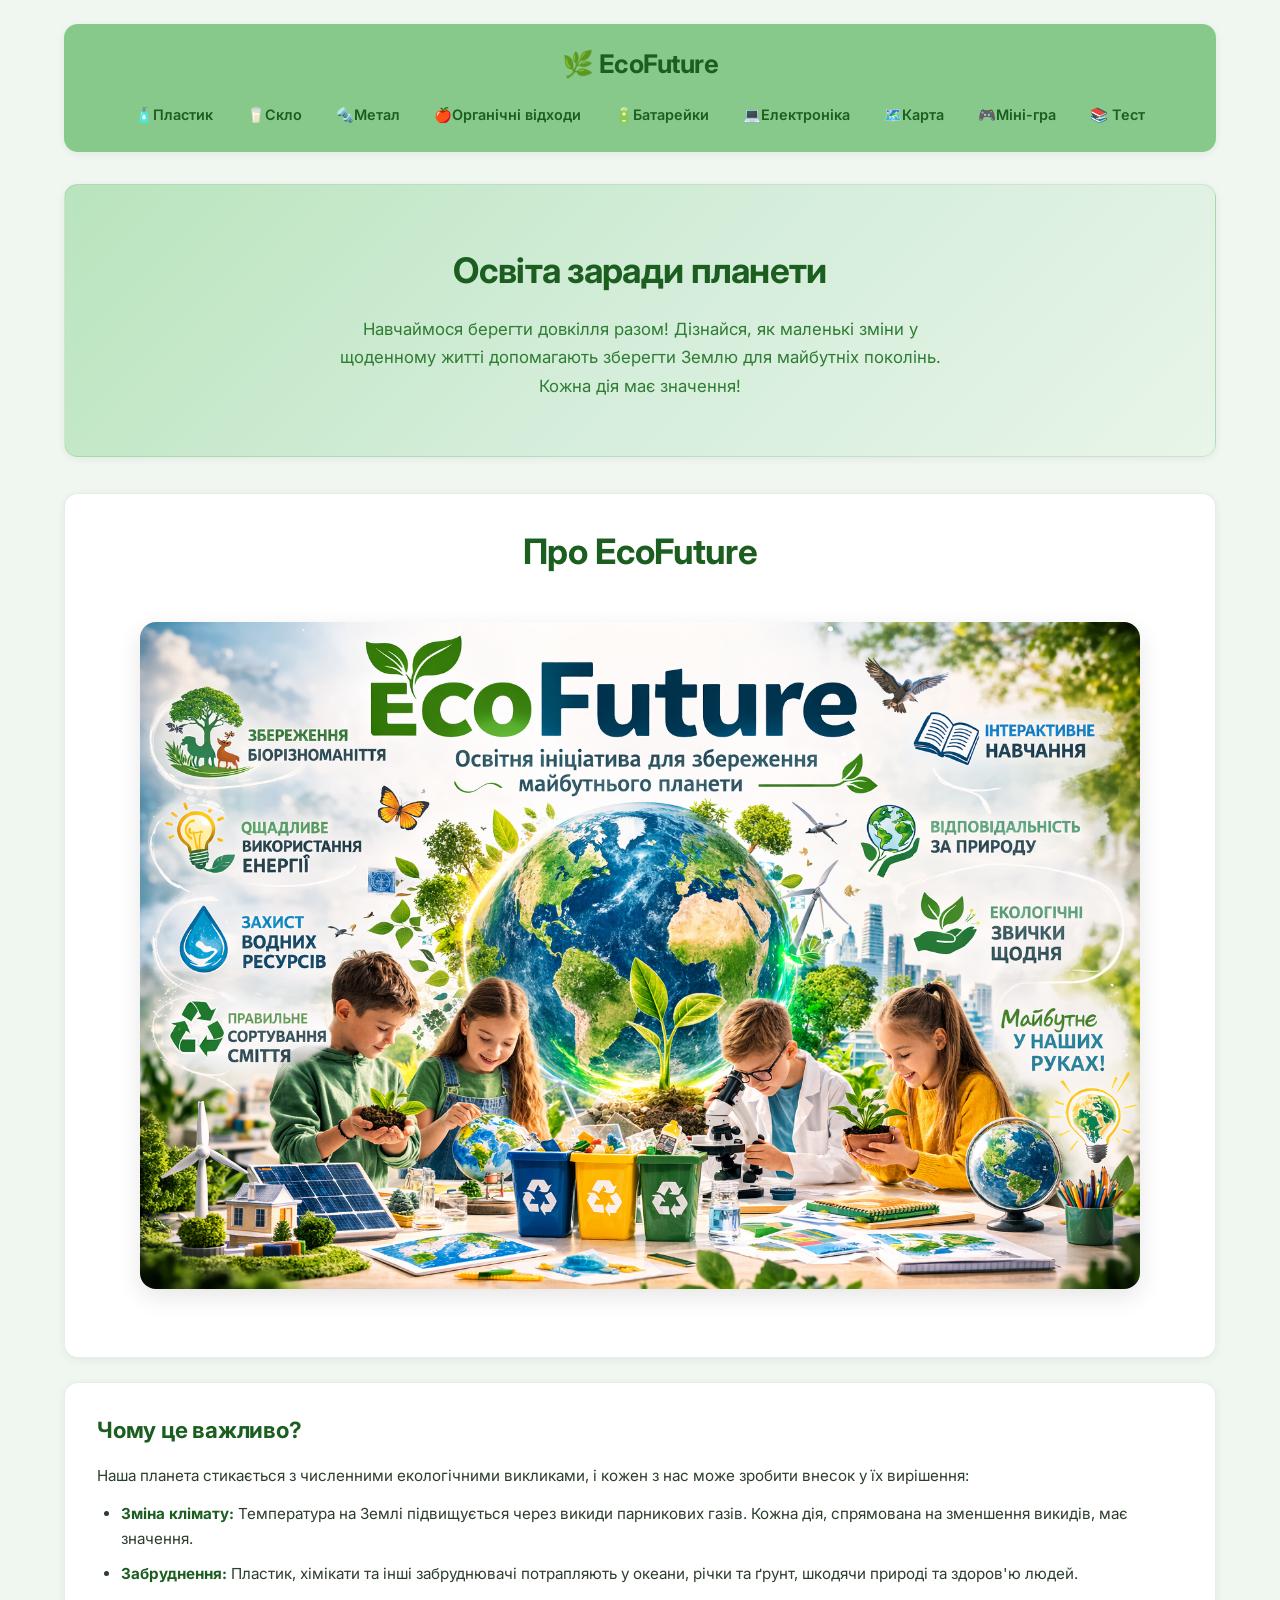
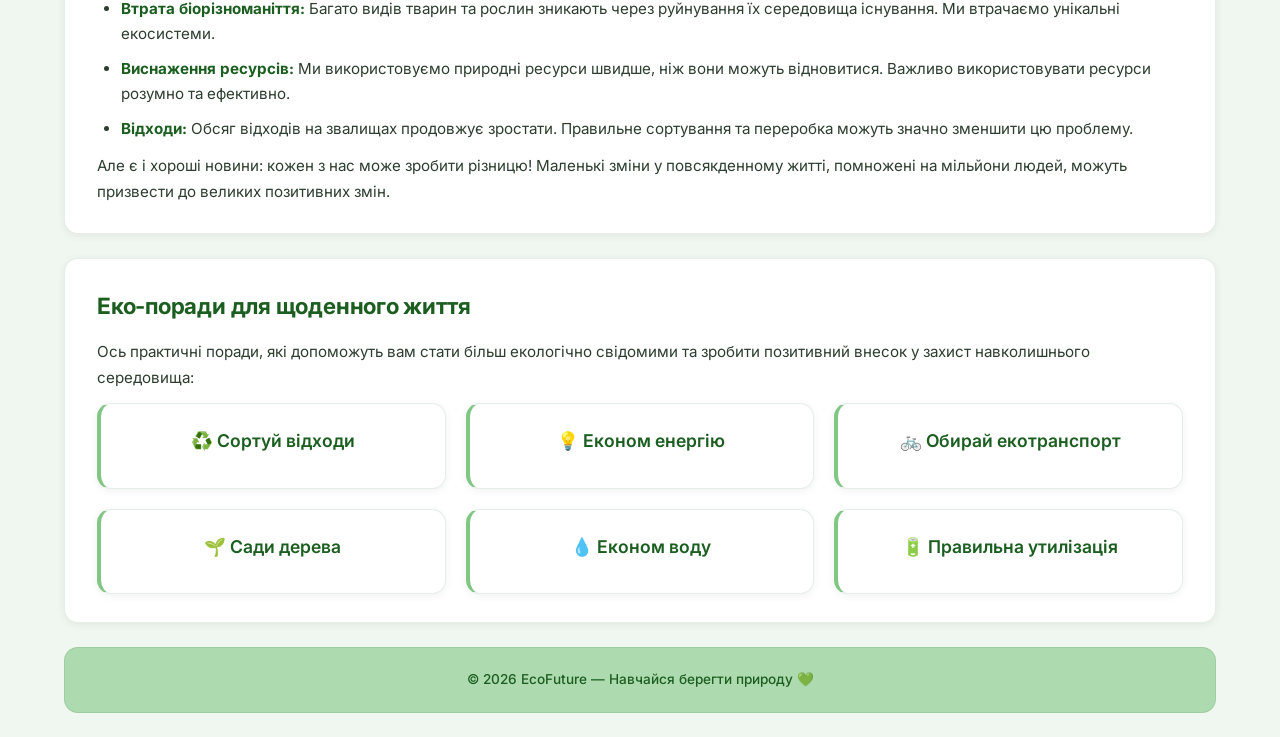
<file: index.html>
<!DOCTYPE html>
<html lang="uk">
<head>
<meta charset="UTF-8">
<meta name="viewport" content="width=device-width, initial-scale=1.0, viewport-fit=cover">
<title>EcoFuture — Бережи природу</title>
<link rel="stylesheet" href="css/index.css">

<style>

.modal{
  display:none;
  position:fixed;
  z-index:1000;
  left:0;
  top:0;
  width:100%;
  height:100%;
  background:rgba(0,0,0,0.8);
  justify-content:center;
  align-items:center;
}

.modal img{
  max-width:80%;
  max-height:80%;
  border-radius:10px;
}

.close{
  position:absolute;
  top:20px;
  right:40px;
  color:white;
  font-size:40px;
  cursor:pointer;
}



</style>

</head>

<body>

<header>
<h1>🌿 EcoFuture</h1>
<button class="menu-toggle" onclick="toggleMenu()" aria-label="Toggle menu">☰</button>

<nav id="mainNav">
<a href="html/plastic.html">🧴Пластик</a>
<a href="html/glass.html">🥛Скло</a>
<a href="html/metal.html">🔩Метал</a>
<a href="html/organic.html">🍎Органічні відходи</a>
<a href="html/battery.html">🔋Батарейки</a>
<a href="html/electronic.html">💻Електроніка</a>
<a href="html/map.html">🗺️Карта</a>
<a href="html/game.html">🎮Міні-гра</a>
<a href="html/test.html">📚 Тест</a>
</nav>
</header>

<section class="hero">
<h2>Освіта заради планети</h2>
<p>Навчаймося берегти довкілля разом! Дізнайся, як маленькі зміни у щоденному житті допомагають зберегти Землю для майбутніх поколінь. Кожна дія має значення!</p>
</section>

<main>

<section id="about">
<h2 style="text-align:center;font-size:35px;">Про EcoFuture</h2>

<div class="comic-photo">
<img src="images/main1.png" alt="Фото автора">
</div>

</section>

<section>
      <h2>Чому це важливо?</h2>
      <p>Наша планета стикається з численними екологічними викликами, і кожен з нас може зробити внесок у їх вирішення:</p>
      <ul>
        <li><strong>Зміна клімату:</strong> Температура на Землі підвищується через викиди парникових газів. Кожна дія, спрямована на зменшення викидів, має значення.</li>
        <li><strong>Забруднення:</strong> Пластик, хімікати та інші забруднювачі потрапляють у океани, річки та ґрунт, шкодячи природі та здоров'ю людей.</li>
        <li><strong>Втрата біорізноманіття:</strong> Багато видів тварин та рослин зникають через руйнування їх середовища існування. Ми втрачаємо унікальні екосистеми.</li>
        <li><strong>Виснаження ресурсів:</strong> Ми використовуємо природні ресурси швидше, ніж вони можуть відновитися. Важливо використовувати ресурси розумно та ефективно.</li>
        <li><strong>Відходи:</strong> Обсяг відходів на звалищах продовжує зростати. Правильне сортування та переробка можуть значно зменшити цю проблему.</li>
      </ul>
      <p>Але є і хороші новини: кожен з нас може зробити різницю! Маленькі зміни у повсякденному житті, помножені на мільйони людей, можуть призвести до великих позитивних змін.</p>
    </section>

<section id="tips">

<h2>Еко-поради для щоденного життя</h2>

<p>Ось практичні поради, які допоможуть вам стати більш екологічно свідомими та зробити позитивний внесок у захист навколишнього середовища:</p>

<div class="cards">

<div class="card">
<a href="images/сортуй.png" style="text-decoration: none;text-align: center;" onclick="openImage('images/сортуй.png');return false;"><h3>♻️ Сортуй відходи<h3></a>
</div>

<div class="card">
<a href="images/світло.png" style="text-decoration: none;text-align: center;" onclick="openImage('images/світло.png');return false;"><h3>💡 Економ енергію</h3></a>
</div>

<div class="card">
<a href="images/екотранспорт.png" style="text-decoration: none;text-align: center;" onclick="openImage('images/екотранспорт.png');return false;"><h3>🚲 Обирай екотранспорт</h3></a>
</div>

<div class="card">
<a href="images/дерева.png" style="text-decoration: none;text-align: center;" onclick="openImage('images/дерева.png');return false;"><h3>🌱 Сади дерева</h3></a>
</div>

<div class="card">
<a href="images/вода.png" style="text-decoration: none;text-align: center;" onclick="openImage('images/вода.png');return false;"><h3>💧 Економ воду</h3></a>
</div>

<div class="card">
<a href="images/батарейка.png" style="text-decoration: none;text-align: center;" onclick="openImage('images/батарейка.png');return false;"><h3>🔋 Правильна утилізація</h3></a>
</div>


</div>

</section>

</main>

<footer>
<p>© 2026 EcoFuture — Навчайся берегти природу 💚</p>
</footer>

<!-- модальне вікно -->

<div id="imageModal" class="modal">

<span class="close" onclick="closeImage()">&times;</span>

<img id="modalImg">

</div>

<script>

function toggleMenu(){
const nav=document.getElementById('mainNav');
nav.classList.toggle('active');
}

document.addEventListener('click',function(event){

const nav=document.getElementById('mainNav');
const toggle=document.querySelector('.menu-toggle');

if(window.innerWidth<=768 && nav.classList.contains('active')){

if(!nav.contains(event.target) && !toggle.contains(event.target)){
nav.classList.remove('active');
}

}

});


function openImage(src){

document.getElementById("imageModal").style.display="flex";
document.getElementById("modalImg").src=src;

}

function closeImage(){

document.getElementById("imageModal").style.display="none";

}

</script>

</body>
</html>
</file>
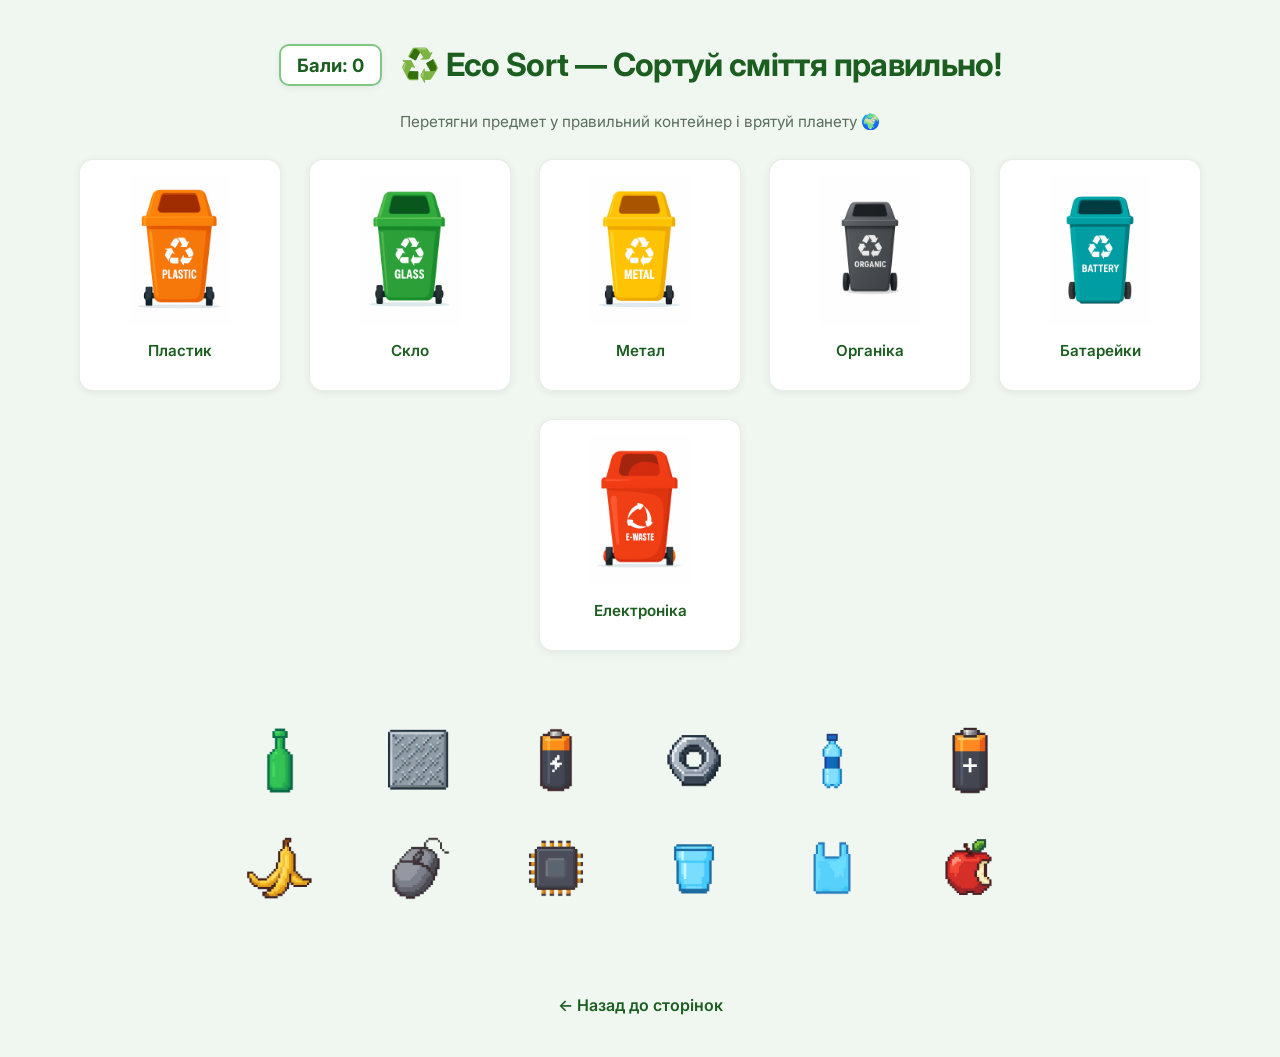
<file: html/game.html>
<!DOCTYPE html>
<html lang="uk">
<head>
  <meta charset="UTF-8">
  <meta name="viewport" content="width=device-width, initial-scale=1.0, viewport-fit=cover">
  <title>Eco Sort — Сортуй сміття правильно!</title>
  <link rel="stylesheet" href="../css/game.css">
</head>
<body>

<header>
  <div class="header-top">
      <div class="score-box">
        Бали: <span id="score">0</span>
      </div>

      <h1>♻️ Eco Sort — Сортуй сміття правильно!</h1>
  </div>

  <p>Перетягни предмет у правильний контейнер і врятуй планету 🌍</p>
</header>

<main>
  <div class="bins">
    <div class="bin" id="plastic">
      <img src="../images/PLASTIC.png" alt="Пластик">
      <p>Пластик</p>
    </div>

    <div class="bin" id="glass">
      <img src="../images/GlassTrash.png" alt="Скло">
      <p>Скло</p>
    </div>

    <div class="bin" id="metall">
      <img src="../images/METAL.png" alt="Метал">
      <p>Метал</p>
    </div>

    <div class="bin" id="organic">
      <img src="../images/ORGANIC.png" alt="Органіка">
      <p>Органіка</p>
    </div>

    <div class="bin" id="battery">
      <img src="../images/BATTERY.png" alt="Батарейки">
      <p>Батарейки</p>
    </div>

    <div class="bin" id="electronic">
      <img src="../images/E-WASTE.png" alt="Електроніка">
      <p>Електроніка</p>
    </div>
  </div>

  <div class="trash-grid" id="trashGrid">
    <img src="../images/GLASS.png" class="trash" draggable="true" data-type="glass">
    <img src="../images/Battery2.png" class="trash" draggable="true" data-type="battery">
    <img src="../images/Bottle.png" class="trash" draggable="true" data-type="plastic">
    <img src="../images/screw.png" class="trash" draggable="true" data-type="metall">
    <img src="../images/Bottle2.png" class="trash" draggable="true" data-type="glass">
    <img src="../images/sheet.png" class="trash" draggable="true" data-type="metall">
    <img src="../images/Banana.png" class="trash" draggable="true" data-type="organic">
    <img src="../images/bag.png" class="trash" draggable="true" data-type="plastic">
    <img src="../images/chip.png" class="trash" draggable="true" data-type="electronic">
    <img src="../images/Apple.png" class="trash" draggable="true" data-type="organic">
    <img src="../images/mouse.png" class="trash" draggable="true" data-type="electronic">
    <img src="../images/Battery1.png" class="trash" draggable="true" data-type="battery">
  </div>

  <!-- ФІНАЛЬНЕ ПОВІДОМЛЕННЯ -->
  <div id="praiseBox" style="
    display: none;
    margin: 30px auto 0;
    padding: 22px;
    max-width: 520px;
    text-align: center;
    background: #e8f5e9;
    border: 3px solid #1b5e20;
    border-radius: 18px;
    font-size: 1.25rem;
    font-weight: bold;
    color: #1b5e20;
    box-shadow: 0 6px 16px rgba(0,0,0,0.2);
  ">
    🌟 Ти впорався! Молодець!  
    <br>
    💚 Ти правильно відсортував усе сміття та допоміг планеті!
  </div>

</main>

<footer>
  <a href="../index.html">← Назад до сторінок</a>
</footer>

<script src="../javascript/game.js"></script>

<script>
  const trashGrid = document.getElementById("trashGrid");
  const praiseBox = document.getElementById("praiseBox");

  const praiseMessages = [
    "🌟 Ти впорався! Молодець! Ти справжній еко-герой!",
    "👏 Чудова робота! Планета дякує тобі!",
    "💚 Молодчинка! Ти допоміг зберегти природу!",
    "♻️ Супер! Ти правильно відсортував усе сміття!",
    "🌍 Відмінно! Завдяки тобі Земля стала чистішою!",
    "🏆 Браво! Ти знаєш, як берегти довкілля!"
  ];

  function showRandomPraise() {
    const randomIndex = Math.floor(Math.random() * praiseMessages.length);
    praiseBox.innerHTML = praiseMessages[randomIndex];
    praiseBox.style.display = "block";
  }

  const observer = new MutationObserver(() => {
    const remainingTrash = trashGrid.querySelectorAll(".trash").length;

    if (remainingTrash === 0) {
      showRandomPraise();
    }
  });

  observer.observe(trashGrid, {
    childList: true
  });
</script>


</body>
</html>
</file>
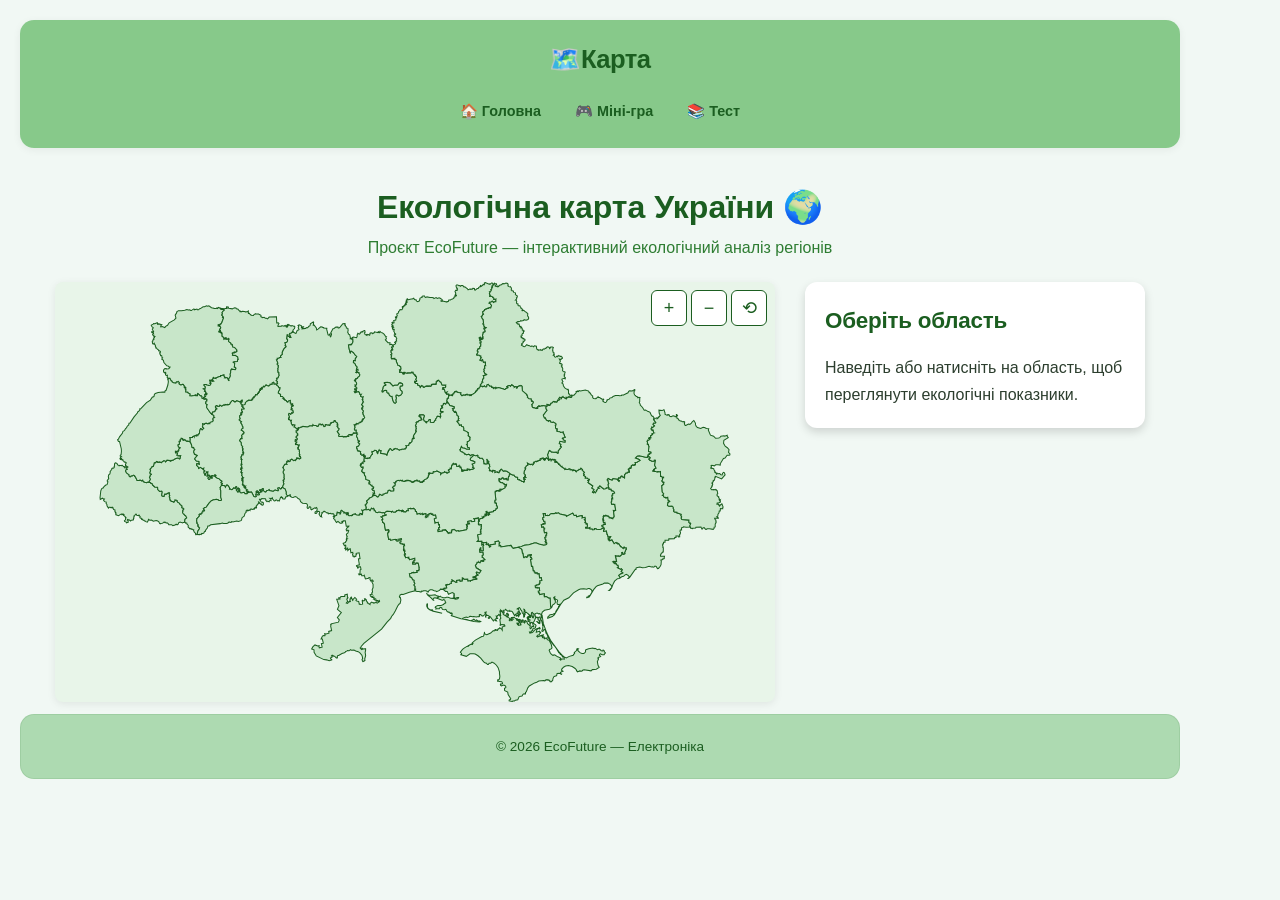
<file: html/map.html>
<!DOCTYPE html>
<html lang="uk">
<head>
<meta charset="UTF-8">
<meta name="viewport" content="width=device-width,initial-scale=1">
<link rel="stylesheet" href="../css/index.css">
<title>Екологічна карта України | EcoFuture</title>

<style>
body {
    margin: 0;
    padding: 20px;
    font-family: "Segoe UI", Arial, sans-serif;
    background: #f1f8f4;
}

h1 {
    text-align: center;
    color: #1b5e20;
}

.subtitle {
    text-align: center;
    color: #2e7d32;
    margin-bottom: 20px;
}

.wrapper {
    display: flex;
    gap: 30px;
    justify-content: center;
    flex-wrap: wrap;
    align-items: flex-start;
}

.mapViewport {
    position: relative;
    flex: 1 1 320px;
    width: 100%;
    max-width: min(720px, 100%);
    height: min(55vh, 420px);
    min-height: 220px;
    overflow: hidden;
    touch-action: none;
    user-select: none;
    background: #e8f5e9;
    border-radius: 8px;
    box-shadow: 0 2px 8px rgba(0,0,0,0.08);
}

.mapViewport svg {
    display: block;
    width: 100%;
    height: 100%;
}

.mapControls {
    position: absolute;
    top: 8px;
    right: 8px;
    z-index: 2;
    display: flex;
    gap: 4px;
}

.mapControls button {
    width: 36px;
    height: 36px;
    padding: 0;
    font-size: 18px;
    line-height: 1;
    border: 1px solid #1b5e20;
    border-radius: 6px;
    background: #ffffff;
    color: #1b5e20;
    cursor: pointer;
}

.region {
    fill: #c8e6c9;
    stroke: #1b5e20;
    stroke-width: 1;
    cursor: pointer;
    transition: 0.25s;
}

.region:hover {
    fill: #66bb6a;
}

.region.region--selected {
    fill: #2e7d32;
}

.region.region--selected:hover {
    fill: #388e3c;
}

/* Tooltip */
#tooltip {
    position: absolute;
    background: #ffffff;
    border: 1px solid #1b5e20;
    padding: 8px 12px;
    border-radius: 6px;
    font-size: 14px;
    display: none;
    pointer-events: none;
    box-shadow: 0 2px 6px rgba(0,0,0,0.2);
}

/* Info panel */
#info {
    width: 100%;
    max-width: 340px;
    box-sizing: border-box;
    background: #ffffff;
    padding: 20px;
    border-radius: 12px;
    box-shadow: 0 4px 10px rgba(0,0,0,0.15);
}

@media (max-width: 640px) {
    #info {
        max-width: 100%;
    }
}

#info h2 {
    margin-top: 0;
    color: #1b5e20;
}
</style>
</head>

<body>
<header>
    <h1>🗺️Карта</h1>
    <button class="menu-toggle" onclick="toggleMenu()" aria-label="Toggle menu">☰</button>
    <nav id="mainNav">
      <a href="../index.html">🏠 Головна</a>
      <a href="game.html">🎮 Міні-гра</a>
      <a href="test.html">📚 Тест</a>
    </nav>
  </header>
<h1>Екологічна карта України 🌍</h1>
<p class="subtitle">Проєкт EcoFuture — інтерактивний екологічний аналіз регіонів</p>

<div class="wrapper">

<div class="mapViewport" role="region" aria-label="Інтерактивна карта України. Перетягування для переміщення; збільшення жестом стиснення або кнопками.">
<div class="mapControls">
<button type="button" id="mapZoomIn" aria-label="Збільшити">+</button>
<button type="button" id="mapZoomOut" aria-label="Зменшити">−</button>
<button type="button" id="mapReset" aria-label="Скинути масштаб і положення">⟲</button>
</div>
<svg
   xmlns:mapsvg="http://mapsvg.com"
   xmlns:dc="http://purl.org/dc/elements/1.1/"
   xmlns:rdf="http://www.w3.org/1999/02/22-rdf-syntax-ns#"
   xmlns:svg="http://www.w3.org/2000/svg"
   xmlns="http://www.w3.org/2000/svg"
   mapsvg:geoViewBox="22.138577 52.380834 40.220623 44.387017"
   viewBox="0 0 612.47321 408.0199"
   preserveAspectRatio="xMidYMid meet"
   width="100%"
   height="100%">

  <g id="mapPanZoom">
  <path id="vinnytsia" class="region" d="m 193.05191,141.95242 -0.01,-0.45 0.49,0.21 1.2,-0.27 0.56,-0.62 1.02,-0.07 0.89,-0.48 3.9,0.44 1.23,-0.09 1.4,-0.88 2.29,-0.11 0.28,0.24 0.67,-0.59 0.06,-0.81 0.62,0.62 2.33,0.4 1.49,0.71 0.96,-0.52 0.55,-1.71 1.58,0 0.5,0.77 1.46,-0.57 1.45,2.3 0.98,-0.4 0.07,-1.42 0.71,-0.2 1.88,0.49 0.97,-0.24 0.55,0.65 0.35,-0.08 0.69,-2.4 1.03,0.04 0.11,-0.44 1.93,-0.51 0.46,-1.35 0.5,-0.11 0.78,0.39 -0.07,0.73 1.98,1.38 -0.19,1.11 0.45,-0.05 0.27,0.89 -0.9,1.11 0.79,0.35 -0.01,1.09 1.3,0.94 -0.31,1.18 -1.58,1.85 0.85,0.8 0.32,1.02 0.99,0.52 -0.7,1.12 0.03,0.82 0.9,0.32 2.95,-0.14 0.53,0.5 0.98,-0.41 2.2,0.17 0.96,-0.75 0.35,0.67 0.73,0 0.15,-2 1.67,0.05 0.44,0.67 0.49,-0.76 0.84,0.43 0.9,-1.94 0.64,0.37 0.16,-0.48 2.5,0.57 0,0 0.96,0.68 -0.81,0.79 -0.27,1.4 1.02,1.91 0.38,1.92 0.94,0.87 0.53,-0.12 -0.07,0.53 -1.23,0.57 0.12,0.61 1.46,1.17 -1.19,2.02 -1.81,0.88 -0.16,1.08 0.62,0.51 0.15,1.49 0.54,0.74 1.13,-0.05 1.6,0.92 -0.27,0.8 0.14,0.75 0.37,0.05 -0.49,0.58 0.98,0.87 0.78,-0.14 0.8,0.59 0.34,-0.96 0.47,-0.24 0.29,1.42 0.47,0.26 0,0 -0.32,0.43 -0.71,-0.16 0.73,1.28 -0.43,2.83 0.27,0.57 0.41,0 0.04,0.59 -1.76,0.52 0.2,1.29 -1.22,-0.4 -0.78,2.17 -0.43,-0.69 0,0.51 -0.3,0.12 1.17,2.16 1.43,-0.6 0.03,0.94 0.34,0.21 -1.48,2.27 0.39,0.4 -0.38,0.58 1.18,1.29 0.49,-0.28 1.03,0.53 -0.62,0.67 0.36,0.37 0.33,1.56 0.84,0.54 0.33,3.14 3.35,1.09 -0.16,0.34 0.77,1.19 -0.66,0.12 -0.37,0.82 0.41,0.31 -0.18,0.42 0.59,0.03 1.38,1.4 0.88,0.03 -0.07,0.81 1.03,0.33 0.11,0.75 0.54,0.03 -0.25,1.13 -1.2,0.16 -0.11,0.73 0.36,0.62 1.58,0.48 0.52,2.76 -0.94,-0.03 0.47,0.29 -0.12,0.89 -1.2,0.3 0.02,0.91 0,0 -0.63,1.16 -2.9,1.23 0.2,0.46 -2.73,2.34 0.82,1.08 -0.28,0.86 -0.66,0.15 -0.31,1.24 -0.4,0.42 -0.42,-0.1 -0.02,0.43 0.78,0.88 -0.07,0.81 0.38,0.7 -0.34,0.98 0.29,0.7 0,0 -0.28,0.34 -1.69,-0.02 -1.34,0.77 -0.9,-0.32 0.68,1.47 -0.22,2.15 -0.46,0.14 0.4,0.25 -0.13,0.33 -0.9,-0.17 0.06,-0.61 -1.28,-0.42 -0.18,0.74 -0.47,0.24 0.21,0.49 -0.52,-0.02 -0.13,0.27 -2.32,-0.21 -0.78,-0.31 -0.34,-0.76 -2.52,0.45 -0.37,0.56 0.13,0.41 -0.5,0.24 -0.14,-0.22 -0.5,0.29 -0.11,-0.34 -1.27,0.47 -1.05,-0.13 -0.53,-0.29 -0.25,-0.86 -1.35,0.43 -0.53,-0.78 1.14,-0.12 0.15,-0.36 0.64,-0.1 -0.31,-0.88 -0.49,0.34 -0.8,-0.08 -0.35,0.42 -0.73,-0.38 -1.33,0.08 0.49,-0.46 -0.36,-0.33 -0.43,0.13 -2.15,-2.04 -0.38,0.14 0.12,0.4 -0.5,0.5 0.15,1.17 -0.62,0.82 0.22,0.54 -0.51,0.33 -0.42,-1.64 -0.57,-0.12 -0.35,0.33 -1.31,-0.57 -0.61,3.12 -1.95,0.63 -0.08,0.62 -0.69,-0.59 0,0 0.32,-1 -0.55,-1.22 -0.89,0.04 -0.26,-0.42 -1.18,0.37 -0.56,-0.57 -2.2,0.53 -0.32,-1.01 -1.06,0.09 -0.07,-0.34 -1.22,-0.36 -0.7,-0.8 -0.4,0.28 -0.42,-0.35 -1.33,1.11 -0.78,0.12 0.5,0.66 -0.59,0.5 -0.18,0.9 -0.13,1.73 0.26,0.52 -1.19,-0.38 -1.46,-2.47 0.64,-1.07 -0.41,-1.43 -1.57,-0.11 -1.03,1.92 -0.99,0.2 -0.52,-0.36 0.07,-1.12 1.37,-0.9 0.62,-1.15 0.02,-1.32 -0.53,-0.94 -1.04,0.7 -0.66,-0.4 -3.25,1.84 -0.66,-0.5 -0.01,-1.85 -0.77,-0.48 -0.69,-0.04 -0.3,0.83 -0.85,0.65 -0.64,-0.08 -0.37,-0.81 0.46,-2.31 -0.51,-1 -0.81,-0.44 -3.52,-0.35 -1.91,-1.57 -0.8,-2.23 -1.71,-0.74 -1.22,-1.4 -1.44,-0.54 -2.1,0.85 -1.32,-0.1 -1.71,-0.98 0.46,-1.17 -0.28,-0.36 -2.13,1.12 0,0 -1.16,-0.64 -0.67,-1.27 0.1,-1.67 -1,-3.01 -2.69,-1.56 0,0 0.57,-2.27 0.86,-1.15 -0.55,-1.55 0.4,-0.68 -0.7,-0.81 -0.03,-0.51 0.67,-0.08 -0.08,-0.36 0.72,-1.07 -0.55,-0.85 0.21,-0.8 0,0 0,-0.58 0,0 -0.03,-2.15 -0.83,-1.28 0.08,-1.77 0.74,-0.72 0.03,-0.84 -0.78,-0.99 0.2,-0.56 -0.63,-0.4 1.95,-3.12 2.07,-0.09 -0.66,-0.91 0.73,-0.88 -0.28,-0.87 0.48,-0.41 0.98,0.43 -0.09,-0.95 1.5,0.99 0.7,-0.69 -0.13,-1.13 1.26,-0.22 0.28,-0.34 1.94,1.44 0.59,-0.4 0.82,0.36 0.63,-0.64 -0.1,-0.37 0.83,-0.58 -0.05,-1.26 0.49,0.97 0.76,-0.61 0.15,0.44 0.46,-0.07 0.72,0.51 0.97,-0.28 0.5,-0.51 -0.21,-1.18 -0.22,-0.28 -0.62,0.07 -0.36,-1.18 0.6,-0.51 -0.84,-0.97 0.45,-0.69 0.04,-0.94 -0.38,-0.69 0.23,-0.87 -0.57,-1.15 -0.95,-0.36 -0.05,-0.58 0.54,-0.1 -0.01,-0.43 -0.53,-0.09 -0.06,-0.42 0.73,-0.3 0.57,-1.85 -0.78,0.3 -0.73,-0.82 -0.42,0.17 -0.9,-0.42 -0.55,0.24 0,0 -0.21,-0.64 0.41,-0.57 0,0 0.27,-0.75 0.46,0.03 0.21,-0.52 -1.57,-0.44 0.01,-1.74 0.57,-0.32 0.64,0.8 0.6,-0.55 0.1,-1.3 -1.23,-1.16 0.49,-0.96 0.58,-0.27 0.28,-0.91 0.4,0.25 0.07,-0.58 -0.03,-1.01 -1.49,-1.1 -0.11,-1.67 1.59,-0.22 -0.16,-0.41 1.03,-1.06 z" />
  <path id="volyn" class="region" d="m 104.82191,23.602423 1.17,-0.42 2.58,1.76 2.23,0.45 0.29,0.41 2.18,0 0.37,-0.58 0.84,0.47 0.6,-0.98 2.07,0.8 0,0 0.19,0.52 1.17,0.78 1.33,-0.07 1.18,0.43 -0.42,0.68 -1.01,0.62 -0.81,1.39 0.47,1.24 -0.46,0.32 -0.24,0.83 0.99,1.09 -0.35,0.83 0.34,0.16 0.42,-0.37 0.34,0.89 -0.65,1.35 0.09,0.62 -0.52,0.51 -0.35,1.56 -1.23,2.12 -0.58,-0.18 -0.39,1.08 -0.37,-0.09 0.11,-0.37 -1.26,0.11 0,0.84 0.73,-0.44 0.3,1.07 0.65,-0.08 0.72,1.18 -0.24,1.21 -0.59,0.3 -0.38,0.88 0.92,0.42 0.01,0.49 -1.49,0.57 0.12,0.57 1.74,-0.19 -0.16,0.68 0.76,0.02 -0.13,0.64 0.75,-0.04 -0.01,3.04 1.48,1.11 0.23,0.71 0.31,-0.03 -0.06,0.86 0.36,-0.36 0.55,0.18 -0.34,-0.47 0.4,-0.64 1.1,-0.01 -0.13,0.99 0.78,0.42 0.32,-0.22 0.56,0.21 0.88,-0.68 0.41,0.76 -0.7,0.3 0.26,0.22 -0.09,1.52 0.81,0.87 1.18,0.55 0.26,1.16 0.61,0.04 0.87,0.7 -0.22,0.69 0.43,0.56 0.04,0.91 1.85,0.42 2.1,2.32 0.27,1.53 -0.6,0.01 -0.01,0.58 -1.44,0.63 -0.14,-0.44 -0.47,-0.05 -0.01,0.9 -1.16,-0.16 -0.8,0.39 0.45,0.77 -0.26,1.02 1.26,0.37 1.41,-0.18 2.38,1.59 0.58,2.57 -0.72,0.26 -0.12,1.57 -2.8,0.27 -1.14,0.45 1.33,1.07 -0.38,3.71 0.7,0.09 0.85,0.79 0.03,0.51 -0.59,1.17 -3.79,-0.6 -0.74,1.77 -0.02,1.65 -0.51,1.27 0.22,1.81 -0.25,1.05 -1.54,2.31 0.64,0.85 -0.31,0.38 -0.41,-0.15 -0.98,-2.24 -0.65,-0.45 -1.15,0.38 -1.06,-0.12 0.48,-0.58 -1.07,-1.17 -0.02,-1.1 -2.02,0.6 -1.19,-0.05 0.12,1.02 -0.43,-0.25 -2.51,0.91 -1.72,0.79 0.12,0.43 -2.09,-0.41 -0.7,-0.98 0.32,1.11 -0.49,0.79 -0.45,-0.07 -0.35,0.53 0.37,-0.08 0.11,0.6 1.11,1.12 -1.57,0.15 -0.15,-0.33 -0.85,-0.08 -0.58,-0.71 -0.77,-0.01 0.63,1.78 -0.29,1.09 0.72,-0.32 0.27,0.93 -0.47,0.36 -0.47,1.159997 -1.62,0.17 -0.34,-0.36 -1.45,-0.18 -0.2,-0.429997 -2.22,0.04 -0.07,1.049997 1.01,0.79 0.25,0.59 -0.32,1.9 -2.17,-0.34 2.14,1.23 -0.42,1.34 0.69,-0.19 0.38,0.63 0.08,1.2 0.82,0.01 0.49,0.83 -0.42,0.92 -0.63,0.12 -0.38,-1 -0.82,0.52 0.19,1.26 0.59,0.81 -1.33,0.62 0.03,0.43 -0.61,-0.02 -0.29,0.58 0.37,0.67 0,0 -1.860005,-0.76 0.11,-1.34 -0.31,-0.75 -1.11,-0.04 -2.61,-2.43 -0.39,0.57 0.2,1.72 -1.69,-0.01 0.02,-0.7 -0.65,-0.06 -0.3,0.41 -2.34,0.27 -0.49,0.38 -2.15,-0.28 0.28,-1.71 -2.29,-1.38 0,-0.36 -1.96,-0.17 0.09,-2.35 -0.31,-0.22 0.36,-0.26 -0.33,-1.36 0.25,-0.3 -0.35,-0.19 -0.11,0.49 -0.69,0.17 -0.33,-0.3 0.06,-1.39 -0.93,-1.729997 -0.58,-0.2 -1.46,0.809997 -0.64,-0.02 -1.4,-0.979997 -0.22,-0.79 0.34,-0.65 -1,-1.07 -0.47,0.55 -1.29,-0.01 -0.47,1.21 -2.37,-0.43 -1.31,-0.92 -0.35,-0.92 -0.63,-0.18 -1.26,-2.32 -1.75,0.11 0,0 -0.17,-0.7 -0.65,-0.2 0.28,-2.2 -0.94,0.2 -0.89,-0.4 -0.08,-1.27 0.26,-0.22 -0.37,-0.12 0.38,-0.63 -0.37,-0.34 -1.13,0.22 -0.37,-0.38 -0.38,-0.99 0.17,-1.09 0.8,-1.13 0.61,-0.33 1.38,0.07 -0.01,0.28 2.1,-0.26 1.13,-0.89 0.22,-0.66 -0.98,-0.11 -1.01,-0.99 -1.15,-0.14 -2.81,-3.18 -0.47,-2.08 -1.47,-1.12 0.73,-0.2 -0.42,-0.1 -0.24,-0.62 0.51,-0.55 -0.57,-0.2 -0.13,-1.71 -0.83,-0.44 -0.32,0.28 -0.19,-0.93 -0.42,-0.3 0.11,-0.67 -0.44,-0.49 0.17,-0.49 0.48,-0.02 0.1,-1.08 -0.93,-0.74 -0.66,0.1 -0.54,-1.2 -0.76,-0.23 -0.98,-1.26 -0.55,-0.06 0.1,-0.69 -0.54,-0.57 -0.02,-1.34 -0.97,-1.15 -0.02,-0.46 -0.14,0.24 -1,-0.26 -0.19,0.29 -0.4,-0.27 0.22,-0.45 -0.4,-0.52 -0.12,-1.25 0.62,-0.43 -0.2,-0.2 0.51,-1.22 0.67,-0.07 -0.22,-0.57 0.31,-0.5 -0.38,-0.28 0.88,-0.47 -0.02,-0.52 -0.33,-0.17 0.36,-0.22 -0.39,-0.01 -0.45,-0.65 0.25,-0.61 -1.2,-0.2 -0.08,-0.68 0.92,-0.68 -0.16,-0.62 -0.34,-0.4 -0.7,0.23 -0.65,-0.6 -0.07,-0.81 0.15,0.41 1.45,0.28 0.39,-0.36 -1.34,-2.5 0.77,-0.87 0.13,-0.77 -1.06,-0.6 -0.85,-1.69 1.92,-0.94 0.47,-0.67 1.07,0.2 2.42,-0.92 0.35,0.4 0.04,1.1 1.18,-0.36 2.87,0.77 -1.13,1.3 0.1,0.91 1.39,-0.39 2.51,0.96 0.85,-1.11 1.82,-1.06 1.55,-2.47 5.03,-2.77 1.6,-1.76 -0.77,-2.86 1.61,-2.54 -0.16,-0.62 1.65,-1.22 3.05,0.03 3.18,-0.46 2,-0.67 1.44,0.55 1.51,-0.21 0.88,0.71 0.52,0 2.26,-1.61 0.4,0.08 0.25,0.79 2.53,-0.77 0.44,0.78 1.13,0 1.11,-1.08 0.76,-0.11 2.560005,-1.79 1.48,-0.01 1.86,-0.96 z" />
  <path id="dnipro" class="region" d="m 398.16191,185.65242 1.25,1.18 1.83,0.75 1.18,-0.02 0.57,1.13 1.11,0.84 1.75,0.21 0.22,0.41 -0.19,1.12 0.34,0.56 0.82,0.34 0.68,-0.19 0.82,0.84 1.05,0.29 0.7,0.69 1.18,0.02 0.33,0.26 -0.05,0.77 0.72,-1.18 -0.17,-1.07 0.95,-0.94 -0.51,-0.38 -0.88,0.35 -0.12,-1.81 1.76,-0.15 -0.78,-0.46 0.05,-0.53 0.78,-0.08 0.02,-0.54 -0.42,-0.06 0.03,-0.81 -0.91,-0.66 -0.26,-0.63 0.39,-2.32 1.34,-2.08 -0.89,-0.86 0.89,-0.8 0.37,-0.92 1.76,-1.11 -0.47,-2.06 2.05,1.48 0.4,-0.34 0.73,0.56 0.64,-0.48 1.2,0.8 0.73,-0.38 -0.25,-0.99 0.36,-0.75 0.57,0.18 -0.05,-0.97 0.66,0.05 0.58,-0.66 0.78,-0.21 0.41,0.51 0.46,-0.09 0.52,-0.72 0.53,0.14 1.13,-0.72 0.82,0.14 0.02,-1.53 0.68,-0.34 0.92,0.41 0.46,-0.38 -0.16,-0.38 1.27,-0.19 0.15,0.33 1.2,0.37 -0.31,0.48 -0.73,-0.07 -0.1,0.37 1.1,0.6 0.64,-0.41 0.41,-1.33 0.73,-0.53 2.01,1.82 0.01,0.56 0.27,-0.13 0,0 0.83,-0.35 0.35,-0.94 0.88,0.66 0.19,0.92 0.28,-0.67 1,-0.46 0.67,0.8 0.71,-0.58 1,0.08 0.56,0.41 -0.52,0.17 -0.04,0.32 1.21,0.86 -1.36,0.27 0.04,0.56 1.29,0.31 0.26,-0.59 0.7,0.11 0.6,1.01 1.14,0.33 0.1,0.52 -0.34,0.38 1.5,0.73 -0.07,0.4 1.55,1.23 0.39,-0.23 0,0.65 1.9,1.04 0.7,0.76 0.35,-0.05 -0.11,0.53 0.68,-0.25 0.11,-0.48 0.2,0.42 1.67,0.27 1.07,-0.61 1.11,0.01 0.08,0.88 1.78,-0.12 0.89,1.03 0.5,-0.76 0.45,-0.01 0.16,0.52 0.7,-0.21 0.84,0.22 0.26,1.1 0.34,0.21 0.68,-1.09 0.75,-0.05 0.29,-0.46 0.78,-0.25 0.19,-0.58 1.03,0.25 0.84,-1.49 1.6,1.54 -0.37,0.48 2.28,2.23 -1,1.47 0.9,0.75 -0.67,1 1.85,0.94 -0.35,1.36 1.98,0 1.21,1.18 0.53,-0.15 0.38,0.29 -0.32,0.79 -1.24,0.11 0.77,0.88 -0.63,1.24 4.74,3.35 -1.02,1.97 2.21,1.65 -1.59,2.3 0.87,0.64 0.93,-1.2 0.98,0.72 0.03,0.35 1.31,-1.57 -0.42,-0.29 1.39,-1.98 0.88,-0.3 -0.54,-0.1 0.35,-0.51 -0.54,-0.2 0.14,-0.23 0.49,0.08 1.28,-1.49 2.77,2.38 0.47,0.03 0.44,0.72 2.22,-0.36 -0.08,-0.35 0.7,-0.12 -0.02,-0.36 2.22,-0.1 0,0 0.23,1.51 1.11,-0.21 0.94,0.22 0.16,1.41 1.6,0.01 0.4,0.92 1.01,0.31 0.17,1.15 -1.86,0.33 0.14,1.43 -0.8,0.22 0.16,2.06 0.38,0.03 0.15,1.33 -0.49,-0.14 -0.48,0.3 0.33,0.23 -0.41,0.18 0.21,1.72 -0.46,0.38 -0.14,0.86 0.3,1.76 1.75,-0.2 0.1,0.53 1.28,-0.17 0.88,5.89 -0.88,-0.02 -0.19,0.34 -0.41,-0.2 -0.25,0.72 -0.45,-0.32 0.77,5.24 -0.67,1.35 -0.59,-0.01 -0.17,1 -1.43,-0.39 -0.25,-0.6 -1,0.29 -0.44,-0.56 -0.46,0.3 -0.21,-0.92 -0.8,-0.75 -0.21,0.32 -1.2,-0.55 -0.46,0.11 -0.31,-0.59 -0.49,0.37 0,0 0.36,0 0,0 -0.93,0.5 -0.68,-0.44 0.06,0.29 -0.81,0.25 0.18,1.41 -0.43,0.6 0.58,1.01 -0.7,0.44 0.79,0.62 -0.49,0.14 0.27,1.91 1.46,-0.17 0.4,2.07 -1.66,-0.02 0,0.46 -1.64,0.32 0.24,1.37 0.94,-0.06 0.24,1.56 0,0 -2.06,0.52 -0.07,0.42 -2.09,0.26 -2.75,-0.28 -0.1,-0.43 -1.64,-0.13 0.03,0.98 -1.74,0.25 -0.39,-0.77 -2.34,-0.01 -0.36,-0.32 0.26,-1.04 -1.34,0.58 -2.68,0.01 -0.12,-0.91 1.51,0 0.43,-1.91 -0.65,-1.03 0.36,-0.31 -0.37,-0.56 -0.82,0.54 -0.38,-1.76 -0.73,0.25 -0.05,-0.26 0.7,-0.37 -0.26,-1.39 -0.74,-0.19 -0.24,-0.63 1.07,-0.41 -0.43,-1.75 -2.6,0.6 0.39,-0.61 -0.24,-0.22 -0.27,0.21 -0.04,-0.64 0.46,-0.29 -0.04,-0.39 -0.59,-0.42 -5.11,1.31 -0.28,-1.59 -2.16,0.17 -1.3,-2.18 -6.16,3.16 -0.13,-0.92 -6.15,-1.44 -1.53,-1.09 -1.51,0.5 -0.91,-0.44 -1.66,0.67 -2.37,-0.07 -1.43,0.53 -0.78,1.17 -1.55,0.4 -0.18,-0.33 -2.35,0.3 0.01,-2.02 -1.17,0.16 -0.07,-0.29 -0.75,0.03 0.67,3.93 -1.2,0.26 0.23,1.78 0.38,0.03 0.3,1.57 1.24,-0.09 0.36,2.53 -1.2,0.28 -0.21,-0.57 -0.84,0.32 0.08,0.64 -1.68,0.23 0.51,2.55 1.47,-0.68 0.34,1.36 0.94,-0.04 0.13,1.08 -0.77,0.56 0.44,2.98 2.16,-0.38 0.21,1.32 -0.29,0.11 0.07,1.33 -0.84,0.1 0.25,1.68 -1.11,0.32 0.33,1.81 0.53,-0.03 0.41,1.67 -0.27,0.47 -0.21,-0.28 0.05,0.52 -0.38,0.16 0.83,0.4 -0.39,0.48 0.79,-0.13 0.26,0.96 -0.28,0.85 -1.3,0.62 -1.59,0.07 -4.72,-1.1 -2.32,-0.91 -2.14,-0.16 -5.2,1.73 -4.32,0.46 -3.16,1.4 -2.87,0.71 0,0 -4.79,0.96 -0.93,-0.78 -1.37,-2.09 -9.73,1.56 -0.29,-1.43 -1.52,0.51 0.02,-2.66 0.51,-0.18 0.12,-0.65 -0.53,-0.12 -0.52,-1.25 -3.42,0.69 0.31,2.14 -5.37,1.02 0.07,0.62 0.72,0.9 -1.27,0.54 -0.06,-0.99 -0.97,-0.55 0.09,-1.42 -0.25,-0.19 -1.19,0.74 -0.94,-0.07 0.12,-0.73 0.61,-0.63 -0.12,-0.87 -2.16,0.5 -2.61,-0.62 0,0 0.05,-0.96 -4.48,0.24 1.2,-1.23 -0.81,-5.2 3.34,-0.86 -0.14,-1.13 -0.35,-0.06 -0.21,-0.96 0.57,-0.26 -0.32,-2.25 0.79,-0.23 -0.39,-2.26 0.51,-0.21 -0.18,-1.71 -2.09,0.4 -0.44,-0.22 -0.41,-0.87 0.47,-0.19 -0.44,-1.98 0.35,-0.64 0,0 0.57,0.22 0.07,-1.22 0.46,-0.38 0.17,-1.02 2.31,-0.27 -0.12,-1.28 0.21,0.23 1.09,-0.15 0.3,1.12 -0.37,-1.75 2.84,-0.78 -0.08,-0.61 0.42,-0.06 -0.05,-0.36 -1.67,0.43 -0.12,-0.69 1.55,-0.38 -0.47,-2.31 1,-0.07 0.08,1.08 0.9,-0.08 0.14,2.49 0.49,0.11 0.43,-0.89 0.44,0.01 -0.81,-1.52 0.75,-0.09 0.04,-0.37 3.9,-0.61 -0.07,-0.86 1.72,-0.32 0.02,-0.31 0.59,-0.23 0.12,-1.29 1.5,-0.43 -0.5,-1.91 -0.59,-0.09 0.07,-2.62 -1.38,0.07 -0.01,-0.99 -0.5,-0.3 0.37,-0.66 -0.08,-1.07 0.99,-0.28 -0.85,-7.74 0.37,-0.16 -0.03,-0.44 0.93,-0.03 -0.03,-0.54 2.51,-0.33 0.19,0.75 1.12,-0.35 -0.37,-1.59 1.31,-0.03 0.3,0.66 2.81,-1.58 0.68,-0.47 -0.2,-1.5 1.51,-0.29 0.15,-1.36 -1.85,0.31 -0.12,-0.61 -0.56,0.07 -1.6,-1.56 -1.1,0.1 -1.08,-0.39 -0.36,-1.2 -0.52,0.21 -0.23,-0.33 -0.1,-2.18 0.67,-0.13 0.54,0.52 1.27,-0.19 0.89,-1.22 0.3,0.36 0.91,-0.04 0.23,1.01 0.34,0.07 0.93,-0.44 0.35,0.3 0.75,-0.13 -0.04,-0.3 0.55,-0.13 0.22,1.46 1.12,0.13 -0.01,-1.52 0.51,-1.92 0.36,-0.18 z" />
  <path id="donetsk"  class="region" d="m 532.80191,168.51242 0.63,1.35 0.61,-0.13 0.94,1.12 -1.42,0.91 0.33,0.43 -0.31,0.31 0.52,0.48 2.49,1.09 1.85,0.09 0.25,-1.24 1.17,0.21 -0.65,4.21 -0.29,0.32 1.6,3.26 -1.56,0.52 0.01,1.04 -0.82,-0.45 -0.79,1.48 1.11,0.04 0.14,0.46 1.44,-0.03 0.9,0.46 0.7,0.03 0.37,-0.42 2.12,0.31 0.63,-0.24 -0.04,4.74 1.14,-0.12 0.55,0.94 1.34,-0.12 0.05,0.68 -0.87,0.08 -0.36,0.5 0.17,1.38 -0.69,1.16 0.79,0.82 1.1,0.12 0.25,0.72 -0.71,0.27 0.36,0.52 -0.01,0.96 -0.93,0.22 -0.07,0.45 -0.84,0.28 0.47,6.27 1.43,1.7 -0.59,0.91 0.15,0.83 -0.36,0.01 0.87,0.61 -0.21,0.51 1.06,0.85 0.97,-0.21 0.28,0.62 1.73,-0.81 0.52,3.55 0.64,-0.19 0.9,0.83 -1.99,1.25 0.14,1.09 -0.44,0.51 -0.06,1.1 1.42,0.75 3.04,-0.36 1.23,1.19 -0.02,1.37 0.77,1.21 -0.07,0.65 -0.43,0.42 0.33,0.63 1.01,0.54 1.93,0.04 -0.09,0.63 4.34,1.47 -0.38,1.46 0.71,0.4 0.03,0.8 -0.54,0.9 0.78,1.6 6.83,0.47 0.02,2.41 0.58,0.46 0.55,-0.14 0.64,0.56 -0.92,2.35 0.3,1.14 0,0 -3.94,0.08 -2.68,-0.35 -0.16,0.46 -1.31,0.18 -0.36,1.27 0.12,1.13 -1.3,0.05 -0.28,1.31 0.48,0.88 -0.2,1.65 -0.67,0.59 0.1,2.1 -1.24,0.22 -0.05,-0.93 -2.33,0.01 0.07,1.49 -1.29,0.01 0.01,0.73 -0.41,0.52 -5.31,0.04 -0.13,1.26 -3.55,0.1 -0.01,1.96 -1.42,0.02 -0.16,1.58 -0.73,0.06 0.03,1.78 0.3,0.3 -0.19,1.21 0.52,0.25 -0.05,4.09 -0.53,0.02 0.04,0.8 -1.21,0.28 -1.04,2.14 0.07,0.94 3.88,0.12 -0.33,1.25 0.14,0.82 -0.3,0.36 -1.14,0.04 -0.07,0.75 -1.85,0.44 0.42,0.87 -0.26,3.64 -0.75,1.56 -1.72,2.08 -1,0.17 -1.22,-2.02 -1.25,-0.4 -1.09,1.12 -1.26,-0.4 -0.86,0.14 -2.52,-0.8 -3.47,1.24 -2.92,0.31 -2.61,-0.74 -3,0.67 -0.7,0.59 0.21,0.86 -1.11,0.45 -5.19,7.51 -1.32,1.18 -0.27,0 1.12,-1.13 -0.19,-1.03 -1.09,-1.13 -1.71,-0.81 -1.64,0.95 -0.81,0.87 -1.33,0.32 -2.02,1.17 0,0 -1.42,-2.25 2.41,-1.95 0.21,0.23 1.4,-0.82 -1.7,-1.32 1.16,-1.64 -0.82,-0.93 -0.67,0.54 -3.24,-1.53 0.9,-0.55 -0.38,-1.91 -0.63,0.16 -1.18,-1.74 -0.27,0.11 -0.14,-0.4 -0.42,0.27 -0.11,-0.59 -0.37,0.42 -0.31,-0.51 -0.37,0.13 -1.17,-1.37 1.17,-0.07 -0.14,-0.27 2.65,0.24 -1.24,-5.81 0.6,-0.1 0.16,0.45 2.68,-0.17 0.35,0.67 1.45,-0.65 -0.07,-0.38 1.41,-0.9 -0.45,-1.75 0.98,-0.25 0.86,1.93 1.34,-0.68 -0.28,-0.88 1.3,-3.17 0.28,-0.02 0.09,-1.58 -1.78,-0.08 0.11,-0.49 -0.49,-0.22 -0.8,1.48 -2.41,-2.14 -0.25,0.24 -1.82,-3.05 -0.69,0.74 -0.73,-1.17 -0.49,0.35 -0.69,-0.99 -1.76,1.41 -2.2,-3.8 -2.18,1.05 -0.62,-0.29 -0.09,-0.7 0.71,-0.15 -0.03,-0.49 -1.31,0.21 -0.22,-1.39 1.15,-0.18 0.08,-0.34 0.66,0.18 0.58,-0.99 -2.63,0.28 -0.4,-2.44 -0.49,-0.03 -0.52,-3.28 -2.8,0.39 -0.03,-1.56 0.41,-0.09 0.27,-1.16 -0.13,-0.48 -0.65,0.15 0,0 -0.24,-1.56 -0.93,0.06 -0.24,-1.37 1.63,-0.32 0,-0.46 1.66,0.01 -0.4,-2.07 -1.46,0.17 -0.27,-1.91 0.49,-0.14 -0.78,-0.63 0.7,-0.43 -0.58,-1.01 0.43,-0.6 -0.19,-1.41 0.81,-0.25 -0.05,-0.28 0.67,0.44 0.93,-0.5 0,0 -0.35,0 0,0 0.49,-0.36 0.3,0.59 0.47,-0.11 1.2,0.55 0.21,-0.32 0.79,0.75 0.21,0.92 0.46,-0.3 0.44,0.56 0.99,-0.29 0.25,0.6 1.43,0.38 0.17,-0.99 0.6,0.01 0.66,-1.35 -0.77,-5.25 0.45,0.32 0.24,-0.72 0.41,0.2 0.19,-0.33 0.88,0.02 -0.88,-5.89 -1.27,0.17 -0.11,-0.54 -1.74,0.2 -0.31,-1.76 0.15,-0.86 0.46,-0.38 -0.2,-1.72 0.4,-0.18 -0.33,-0.23 0.48,-0.29 0.49,0.14 -0.15,-1.33 -0.39,-0.03 -0.16,-2.06 0.8,-0.22 -0.14,-1.43 1.87,-0.33 -0.17,-1.15 -1.01,-0.31 -0.4,-0.92 -1.6,-0.02 -0.16,-1.41 -0.94,-0.22 -1.11,0.21 -0.22,-1.51 0,0 -0.57,-1.33 -0.26,-2.03 0.42,-0.08 0.29,-0.57 -0.74,-1.92 -0.14,-1.31 -0.61,0.01 -0.11,-0.32 1.01,-1.54 1,0.22 0.04,0.61 0.76,0.4 1.45,0.08 0.21,0.34 0.58,-0.07 0.56,-1.41 3.79,0.38 2.16,2.26 0.4,-0.82 -0.66,-0.07 -0.04,-0.4 -0.91,-0.75 0.42,-0.65 0.35,0.03 0.17,-0.78 1.48,0.21 0.19,-1.01 0.44,0.08 0.41,-0.97 1.64,0.43 -0.15,0.49 1.67,0.96 0.04,-3.31 0.7,-0.48 0.47,-0.97 1.32,0.03 0.08,-0.82 1.99,0.07 0.16,-0.91 -0.75,-0.18 0.35,-0.77 -0.84,-0.74 0.39,-0.46 0.3,0.19 0.23,-0.35 -0.38,-0.21 0.93,-0.42 0.14,-0.46 0.54,0.62 0.44,-0.06 0.1,-1.64 0.51,0.05 -0.16,-1.27 0.68,-0.12 0.39,-0.52 1.09,0.13 0.05,0.3 0.49,-0.34 0.49,0.18 -0.1,-0.26 1,-0.45 -0.18,-1.09 -0.47,-0.46 0.28,-0.27 1.67,-0.29 3.06,-1.64 -0.89,-1.02 -3.63,-1.36 0,0 1.51,-1.48 0,0 0.45,-0.51 1.9,-0.27 6.1,1.58 1,-0.22 0.02,0.26 0.65,0.06 0.23,-1.2 0.63,-0.71 z" />
  <path id="zhytomyr"  class="region" d="m 207.42191,42.052423 0.85,-0.12 2.11,2.66 0.35,1.91 1.27,-0.66 2.62,-2.28 1.61,0.13 0.26,0.42 1.03,0.14 0.01,0.55 3.44,0.1 -0.92,0.44 0.11,0.24 0.64,-0.25 -0.39,0.4 1.39,5.73 0.62,0.27 1.2,-1.29 -0.01,1.66 0.53,1.1 0.6,-0.63 0.11,-1.23 0.27,-0.12 -0.18,-1.23 -0.5,-0.66 2.1,-3.96 1,-0.21 1.84,-1.32 2.03,-0.06 0.24,0.91 0.79,-0.07 1.01,-0.78 2.66,-3.4 2,-0.09 0.31,0.31 -0.43,1.04 0.69,0.3 -0.23,0.58 0.98,0.8 0.19,1.31 1.42,0.34 0.24,1.99 -0.44,1.84 0.7,1.12 0,0.73 1.23,0.39 0.68,2.79 -0.11,1.31 1.31,-0.34 0,0 0.01,0.5 1.19,-0.18 0.15,2.98 -1.46,2.71 -0.87,0.13 0.02,-0.33 -2.11,0.68 0.92,4.56 0.79,2.83 0.29,0.08 0.18,-1.63 0.56,-0.14 2.18,1.49 1.55,2.27 1.67,1.52 -1.55,2.39 0.09,1.67 0.34,0.36 -1.18,-0.46 -0.94,0.06 -0.05,1.94 0.82,0.28 0.83,0.84 0.72,1.79 1.06,0.86 0.29,0.62 -0.75,1.66 0.95,0.64 0.46,-0.21 0.25,0.81 -1.4,-0.27 -0.44,0.24 0.1,0.76 0.73,0.45 -0.42,0.31 0.14,0.56 -1.31,0.17 1.21,0.29 0.83,-0.51 1.37,0.22 0.04,1.1 0.84,1.14 -0.71,1.65 -1.52,1.1 -0.03,0.72 -0.8,0.48 -0.57,-0.28 -0.29,0.19 -0.19,0.24 0.31,0.45 -0.59,0.61 0.11,0.3 -0.55,-0.1 0.12,0.3 -0.44,0.18 1.61,1.43 0.38,1 -0.12,1.27 -0.45,0.719997 -0.92,-0.08 0.25,0.58 -0.24,0.65 1.52,0.76 0.14,1.51 -0.9,0.67 -0.94,-0.59 -0.23,0.94 1.58,0.19 0.13,0.54 -1.01,1.27 -0.91,-0.06 0.53,0.83 0.68,-0.16 0.34,-0.53 2.33,-0.44 0.57,0.47 0,0 0,0 0,0 0.52,0.87 0,0 0,0 0,0 0.04,1.15 0.68,0.17 0.26,0.46 0.64,-0.32 -0.74,1.55 0.34,0.59 1.56,0.44 0.73,-0.18 -0.57,1.47 0.4,0.89 -0.78,0.3 1.23,2.33 -0.48,0.21 -0.39,1.18 -1.02,1.15 1.61,1.53 -1.12,1.37 -0.06,0.45 0.63,0.05 -0.93,0.66 1.59,1.86 -0.08,1.49 -0.58,0.46 0.71,1.42 -0.25,0.41 0.96,1.09 -0.17,0.32 0.74,1.33 -0.3,0.67 -1.84,1.01 0.8,0.44 -1.47,1.37 0.45,0.22 -0.46,0.5 -0.37,-0.22 -0.7,0.92 -0.58,-0.21 -0.19,0.59 -1.68,0.43 -0.25,0.84 -1.11,-0.81 -0.53,0.45 0.17,0.49 -0.49,0.74 -0.42,-0.6 -0.69,0.6 -0.44,-0.11 0.83,2.25 -0.79,1.79 0.3,0.81 1.59,0.02 -0.13,2.22 0.83,0.35 -0.35,0.71 0,0 -2.5,-0.57 -0.16,0.48 -0.64,-0.37 -0.9,1.94 -0.84,-0.43 -0.49,0.76 -0.44,-0.67 -1.67,-0.05 -0.15,2 -0.73,0 -0.35,-0.67 -0.96,0.75 -2.2,-0.17 -0.98,0.41 -0.53,-0.5 -2.95,0.14 -0.9,-0.32 -0.03,-0.82 0.7,-1.12 -0.99,-0.52 -0.32,-1.02 -0.85,-0.8 1.58,-1.85 0.31,-1.18 -1.3,-0.94 0.01,-1.09 -0.79,-0.35 0.9,-1.11 -0.27,-0.89 -0.45,0.05 0.19,-1.11 -1.98,-1.38 0.07,-0.73 -0.78,-0.39 -0.5,0.11 -0.46,1.35 -1.93,0.51 -0.11,0.44 -1.03,-0.04 -0.69,2.4 -0.35,0.08 -0.55,-0.65 -0.97,0.24 -1.88,-0.49 -0.71,0.2 -0.07,1.42 -0.98,0.4 -1.45,-2.3 -1.46,0.57 -0.5,-0.77 -1.58,0 -0.55,1.71 -0.96,0.52 -1.49,-0.71 -2.33,-0.4 -0.62,-0.62 -0.06,0.81 -0.67,0.59 -0.28,-0.24 -2.29,0.11 -1.4,0.88 -1.23,0.09 -3.9,-0.44 -0.89,0.48 -1.02,0.07 -0.56,0.62 -1.2,0.27 -0.49,-0.21 0.01,0.45 0,0 -0.63,0.13 -0.21,0.81 -0.67,0.11 -1.93,-2.01 -1,-0.2 0.86,-1.68 -2.02,-0.35 -0.34,0.61 -1.23,-2.21 0.13,-0.62 -0.47,-1.31 0.47,-0.85 -0.98,0.13 -0.88,-1.05 -0.36,0.4 -0.45,-0.1 -0.02,-1.51 0.33,-0.06 0.06,-0.61 0.54,-0.19 -0.84,-2.27 -0.03,-1.02 0.37,-0.05 0.14,-0.41 0.45,0.03 1.16,0.76 1.04,-1.7 0.89,0.59 0.44,-0.57 -0.43,-2.13 -1.76,-0.5 0.46,-0.88 -0.14,-0.54 0.58,-0.07 -0.55,-0.43 0.22,-1.14 1.64,-0.73 -0.54,-0.66 -0.04,-1.17 -0.92,0.29 0.2,0.78 -0.63,0.09 -0.54,-2.36 -0.48,0.1 0.12,-2.29 -1.84,0.61 -0.48,1.01 -0.33,0.02 -0.97,-0.7 -0.33,-0.88 -1.25,-0.23 -0.01,-0.75 -0.68,-0.06 -0.02,0.27 -1.09,-0.98 0.54,0.06 -0.14,-0.32 0.57,-0.21 -1.19,-1.22 -0.59,-0.46 -1.69,-0.03 0.08,-1.97 -2.32,-1.4 0.28,-1.46 1.13,-1.93 0.25,-1.81 -1.08,0.08 -0.27,-1.19 -1.7,-0.99 -0.49,-1.589997 0,0 1.2,-0.25 -0.5,-1.03 0.45,-0.97 -1.33,-0.99 0.7,-0.79 0.06,-0.9 -0.35,-0.33 0.3,-0.44 1.12,-0.26 1.06,-2.49 -0.39,-1.29 0.23,-0.92 -0.94,-0.4 0.02,-1.19 -0.31,-0.31 0.28,-1.56 -0.31,-0.62 0.61,-0.96 -0.19,-0.66 0.27,-0.64 -0.27,-0.22 0.33,-0.6 -1.3,-1.15 0.12,-0.73 0.58,-0.23 -0.02,-0.49 -1.33,-2.95 0.91,-0.43 -0.09,-1.19 1.81,-0.14 0.17,-0.48 1.59,-0.05 -0.37,-0.82 0.2,-1.11 1.44,-0.98 -0.04,-2.41 0.49,-0.25 -0.15,-0.5 1.42,-2.52 1.94,-1.88 -0.08,-0.54 -0.8,-0.43 0.5,-0.51 -0.76,-2.45 1.82,-0.38 0.89,-1.34 -0.02,-1.41 -0.91,-0.43 0.45,-4.08 0.95,-0.03 -0.15,1.07 1.41,0.93 0.41,0.75 1.05,-0.01 -0.48,-1.49 -0.64,0 -0.05,-2.64 1.5,-0.23 0.89,-1.08 0.67,0.22 -0.21,-1.01 0,0 2.5,2.13 0.77,0.09 1.34,-3.05 1.18,-0.17 0.49,-0.41 -0.79,-1.85 0.47,-1.7 -0.65,-0.49 1.07,-0.75 2.07,0.76 0.35,0.64 -0.11,1.46 0.8,-0.16 0.42,-0.73 0.7,0.01 -1.22,1.93 3.27,-0.41 1.09,-0.73 1.03,0.09 0.95,-1.53 0.87,-0.14 0.53,-0.88 0.14,-1.19 2.87,-1.95 0.34,0.33 z" />
  <path id="zakarpattia" class="region" d="m 17.851905,178.14242 0.95,0.46 0.61,-0.59 1.76,0.41 0.5,-0.53 1.52,1.44 0.61,-0.04 0.48,1.22 1.46,-0.3 0.1,-0.55 -0.62,-0.63 0.22,-0.4 0,0 1.92,1.08 -1.21,0.84 0.55,1.65 -0.68,0.01 -0.81,0.62 -0.03,0.85 0.7,1.68 1.29,1.09 1.14,0.46 0.27,1.59 0.5,0.63 0.43,0.16 0.59,-0.77 0.75,-0.28 0.6,0.21 1.33,-0.82 1.16,0.65 0.05,0.81 0.58,0.12 1.72,3.69 2.12,-0.08 0.71,-0.65 1.36,1.1 1.24,-0.81 0.51,1.36 1.55,0.73 1.61,0.49 1.25,-0.71 1.4,0.29 0,0 1.46,0.38 0.29,0.66 0.82,0.02 0.43,0.38 0.05,0.83 2.28,2.24 2.8,0.15 0.2,2.32 1.82,1.86 1.89,-0.38 0.65,0.88 -0.58,3.04 0.46,0.86 1.64,0.42 0.36,-0.29 -0.1,-0.47 0.71,-1.62 1.29,0.24 1.04,-0.77 0.37,0.24 0.46,-0.69 1.04,-0.43 0.44,0.46 -0.32,0.54 0.05,1.23 0.51,0.58 -0.54,0.79 0.09,0.96 0.52,0.57 -0.14,1.24 0.42,0.42 -0.09,0.67 1.02,0.69 -0.02,0.36 2.17,0.45 0.42,0.44 1.08,-1.57 -0.06,-0.7 1.78,0.37 0.58,0.51 -0.17,0.83 0.49,0.6 1.68,0.88 0.92,1.39 1.45,1.11 0.26,0.51 -0.24,1.36 1.39,0.58 0.66,0.77 -0.83,0.89 0.11,0.32 -0.46,0.42 0.3,0.54 -0.59,0.86 0.94,1.73 0.76,0.29 0.22,0.74 1.33,0.84 0.93,1.95 -1.69,1.46 -0.4,2.64 0,0 -0.4,0.47 -0.94,-0.08 -0.51,0.47 -2.55,-0.96 -1.42,0.83 -0.39,1.36 -1.09,0.59 -0.84,-0.57 -1.49,1 -0.79,-0.05 -0.97,0.52 -1.23,-1.05 -2.72,0.16 -0.58,-1.13 -1.11,-0.76 -1,0.17 -0.8,-0.9 -0.85,0.4 -0.21,-0.36 -0.83,0.18 -0.37,0.76 -2.01,0.27 -0.56,0.49 -0.63,-0.4 -0.82,-1.9 -1.5,-0.83 -1.01,-0.1 -2.78,0.63 -1.75,-1.21 -1.66,0.24 -1.24,-0.82 -0.25,1.2 -0.9,1.42 -1.49,-0.43 -0.58,-0.68 -0.66,0.08 -0.51,-0.69 -0.79,-0.09 -0.88,-0.85 -0.61,0.01 0.12,-0.89 -1.47,-0.4 -0.41,-0.46 0.37,-0.91 -0.75,-0.68 -0.08,-0.68 -0.44,-0.06 -0.26,0.42 -1.83,-0.26 -0.41,-1.02 -0.43,-0.12 -0.58,0.41 -0.36,0.86 -0.85,0.38 0.31,0.49 -0.61,0.58 0.21,0.63 -0.43,0.55 0.32,0.38 -0.59,0.81 0.25,0.19 -0.2,0.5 -1.98,0.1 -0.61,0.7 -1.46,-1.07 -0.37,0.18 -1.11,-0.56 -0.29,0.64 0.63,0.41 0.34,1.59 -1.76,0.56 -0.26,-0.68 -1.65,-0.65 -0.14,-0.39 0.99,-1.1 0.53,-2.12 -0.44,0.13 -0.23,-1.09 -0.8,-0.46 -0.47,-0.88 0.06,-0.93 -0.32,-0.07 -0.33,0.58 -0.16,-0.79 -0.34,0.24 -0.63,-0.22 0.13,0.45 -0.29,0.2 -0.39,-0.54 -0.7,-0.02 -2.24,1.43 -2.71,-0.84 0.26,-0.49 -0.37,-1.18 0.33,-0.12 -0.49,-0.81 -0.29,0.06 -0.37,-0.98 0.24,-0.97 -1.32,-0.63 -0.57,-0.87 0.02,-0.57 -0.61,-0.13 0.14,-0.43 -0.49,-0.28 -1.01,0.61 -0.83,-0.52 -1.0799996,0.11 -0.68,0.73 -1.41,-2.22 -0.1,-1.4 -0.79,-0.9 0.19,-1.37 -1.73,-0.38 -0.89,-1.27 0.81,-1.25 -0.95,-0.06 -0.99,-0.78 -2.09000005,1.18 -0.23,-1.69 0.75000005,-6.67 0.77,-1.85 1.1,-0.96 0.52,-0.01 0.71,-1.28 1.76,-1.5 1.23,-0.39 0.75,-2.52 -0.03,-0.41 -0.6,-0.48 0.09,-0.57 1.39,-1.96 -0.38,-1.78 0.22,-1.32 0.48,-0.81 0.81,-0.47 0.3599996,-1.81 -0.2199996,-0.43 1.6799996,-2.43 0.15,-0.81 0.78,-0.38 0.66,0.15 0.84,-0.51 -0.28,-0.74 0.46,-0.42 0.06,-2.5 0.67,-0.77 0.52,-0.22 1.29,0.85 z" />
  <path id="zaporizhzhia"  class="region" d="m 406.50191,257.79242 2.87,-0.71 3.16,-1.4 4.32,-0.46 5.2,-1.73 2.14,0.15 2.32,0.92 4.72,1.09 1.58,-0.06 1.3,-0.63 0.29,-0.84 -0.26,-0.96 -0.79,0.13 0.39,-0.49 -0.83,-0.4 0.37,-0.16 -0.04,-0.52 0.21,0.28 0.27,-0.47 -0.42,-1.68 -0.53,0.03 -0.33,-1.8 1.11,-0.32 -0.25,-1.68 0.83,-0.1 -0.06,-1.32 0.29,-0.11 -0.21,-1.33 -2.16,0.38 -0.45,-2.98 0.77,-0.56 -0.13,-1.08 -0.94,0.04 -0.34,-1.36 -1.47,0.68 -0.51,-2.55 1.68,-0.24 -0.08,-0.63 0.84,-0.32 0.21,0.56 1.21,-0.27 -0.36,-2.54 -1.24,0.09 -0.3,-1.57 -0.38,-0.02 -0.24,-1.78 1.2,-0.26 -0.67,-3.93 0.75,-0.02 0.07,0.28 1.17,-0.16 -0.01,2.02 2.34,-0.3 0.18,0.34 1.55,-0.4 0.78,-1.18 1.43,-0.53 2.37,0.07 1.66,-0.67 0.91,0.44 1.51,-0.5 1.52,1.09 6.15,1.44 0.13,0.91 6.16,-3.16 1.3,2.18 2.16,-0.17 0.28,1.6 5.11,-1.32 0.59,0.42 0.03,0.39 -0.46,0.29 0.05,0.64 0.27,-0.22 0.24,0.23 -0.39,0.6 2.6,-0.6 0.44,1.75 -1.07,0.41 0.24,0.63 0.74,0.19 0.27,1.39 -0.7,0.37 0.05,0.26 0.72,-0.25 0.38,1.77 0.82,-0.54 0.37,0.55 -0.36,0.32 0.65,1.03 -0.42,1.91 -1.52,0 0.12,0.91 2.68,-0.02 1.34,-0.57 -0.26,1.04 0.36,0.32 2.34,0.01 0.39,0.77 1.74,-0.25 -0.03,-0.98 1.64,0.13 0.1,0.43 2.75,0.28 2.09,-0.26 0.08,-0.42 2.05,-0.52 0,0 0.65,-0.15 0.13,0.48 -0.27,1.16 -0.41,0.09 0.03,1.56 2.8,-0.39 0.52,3.28 0.49,0.03 0.4,2.44 2.63,-0.28 -0.58,0.99 -0.66,-0.18 -0.08,0.34 -1.15,0.18 0.22,1.39 1.31,-0.21 0.03,0.49 -0.71,0.15 0.09,0.7 0.62,0.29 2.18,-1.05 2.2,3.8 1.76,-1.41 0.69,0.99 0.49,-0.35 0.73,1.17 0.69,-0.74 1.82,3.05 0.25,-0.24 2.41,2.14 0.8,-1.48 0.49,0.22 -0.11,0.49 1.78,0.08 -0.09,1.58 -0.28,0.02 -1.3,3.17 0.28,0.88 -1.34,0.68 -0.86,-1.93 -0.98,0.25 0.45,1.75 -1.41,0.9 0.07,0.38 -1.45,0.65 -0.35,-0.67 -2.68,0.17 -0.16,-0.45 -0.6,0.1 1.24,5.81 -2.65,-0.24 0.14,0.27 -1.17,0.07 1.17,1.37 0.37,-0.13 0.31,0.51 0.37,-0.42 0.11,0.59 0.42,-0.27 0.14,0.4 0.27,-0.11 1.18,1.74 0.63,-0.16 0.38,1.91 -0.9,0.55 3.24,1.53 0.67,-0.54 0.82,0.93 -1.16,1.64 1.7,1.32 -1.4,0.82 -0.21,-0.23 -2.41,1.95 1.42,2.25 0,0 -1.02,0.67 -1.51,0.26 -2.81,2.41 -1.42,2.62 -1.46,3.88 -1.85,2.49 -0.69,-0.03 1,-0.69 0.17,-0.67 1.37,-1.26 0.28,-0.72 -0.69,-1.52 -1.29,-1.28 -1.89,-1.07 -3.48,0.12 -1.39,0.76 -5.33,1.79 -1.3,0.89 -2.39,2.9 -3.62,6.23 -0.93,1.04 -0.7,-0.16 -1.16,0.73 -0.3,-0.03 0.07,-0.45 0.54,0.2 0.56,-0.39 0.38,-0.96 0.64,-0.05 1.42,-1.09 1.44,-2.46 0.03,-1.51 -0.88,-1.28 -1.57,-0.93 -1.16,0.06 -1.47,0.59 -2.88,-0.51 -3.21,0.39 -1.81,0.75 -4.94,2.88 -4.53,4.9 -4.86,2.35 -3.14,4.15 -6.1,10.17 -1.94,1.53 -4.45,1.63 0,-1.2 1.46,-1.11 -0.08,-0.64 1.03,-0.54 2.62,-0.49 2.57,-1.23 0.33,-1.63 2.29,-3.2 0.28,-1.39 0.67,-0.14 1.28,-2.04 -0.26,-0.19 -0.54,0.28 -0.45,1.13 -0.62,-0.98 -1.24,-0.12 -0.39,-2.17 0.62,-0.91 -0.03,-0.82 -0.33,-0.51 -1.69,-0.63 -0.67,-1.22 -0.43,-0.15 0.34,-0.95 -0.96,0.56 0.74,2.17 0.82,0.72 0.06,2.08 -0.71,1.24 -2.05,1.31 -0.86,1.99 0,0 -0.97,0.09 -0.61,-8.94 -1.13,0.15 -2.59,-1.6 -1.8,0.27 -0.31,-1.5 0.46,-0.13 -0.18,-1.33 -4.53,0.72 -0.27,-1.55 -0.89,0.03 -0.31,-1.77 1.44,-0.41 -0.32,-2.81 -2.11,0.27 -0.1,-0.66 -1.6,0.18 -0.27,-1.82 1.11,-0.16 -0.06,-0.65 2.67,-0.37 -0.01,-0.44 0.47,-0.03 0.01,-1.06 0.5,-0.02 -0.27,-2.12 2.04,-0.31 -0.41,-2.67 -1.73,0.15 -0.58,-4.06 -1.65,0.26 -0.13,-1.04 -2.08,0.26 -0.12,-0.98 -0.65,-0.03 -0.31,-1.51 -0.76,0.1 -0.48,-4.17 -1.11,0.1 -0.98,-7 1.31,-0.24 -0.12,-0.81 -0.27,-0.79 -0.96,0.15 -0.34,-1.66 1.09,-0.33 0.15,-0.82 -3.42,0.67 0.13,1.13 -0.68,0.14 0.1,0.52 -0.91,0.19 -0.57,-0.47 -0.97,0.13 -0.77,0.79 -0.45,-0.37 -0.67,-4.02 -0.45,0.02 -0.62,-3.64 -0.58,-0.64 -2.87,-1.47 z" />
  <path id="ivano_frankivsk" class="region" d="m 48.041905,194.62242 -0.2,-0.72 1.21,-2.14 -0.82,-2.07 0.64,-1.17 0.05,-1 1.14,-0.53 -0.14,-0.38 -1.09,-0.39 -0.35,-0.94 0.87,-2.19 -0.7,-1.08 1.81,-1.98 0.17,-0.69 0.35,-0.28 0.5,0.32 0.66,-0.5 0.71,-3.15 0.68,-0.37 0.41,0.27 1.2,-1.36 0.52,0.38 0.28,-0.15 0.58,0.67 1.35,-0.4 2.13,0.68 0.28,-0.54 2.02,-1.43 1.3,0.52 0.33,0.65 1.39,-1.6 2.69,0.4 0.36,0.57 0.51,0.08 0.25,-0.85 0.83,0.28 0.34,-0.53 0.81,0.22 1.63,-1.28 2.64,-0.86 0.81,-0.13 1.13,0.98 0.61,-0.26 -0.02,-0.96 0.45,-0.83 -0.23,-0.36 0.39,-0.77 -2.2,0.15 -1.26,-0.29 -0.33,-0.56 0.45,-0.42 0.4,-1.43 -0.91,-0.41 -1.15,0.21 -0.09,-0.95 0.04,-0.74 1.35,0.34 0.62,-0.59 0.59,0.5 0.77,-1.26 -0.24,-0.96 1.43,-1.28 -1.58,-0.74 -0.61,-1.91 0.4,-0.6 0.96,-0.17 0.21,-1.4 -0.46,-1.13 0.36,-0.54 1.13,-0.09 -0.34,-1.57 1.03,-0.65 0.03,-0.31 0.41,0.14 -0.14,-0.35 0.89,0.19 0.7,0.67 -0.49,0.32 0.36,0.6 0.8,0.08 1.03,-0.63 0.8,1.02 1.42,0.82 0.59,-0.39 1.49,0.66 0.77,-0.12 0,0 1.38,3.1 0.52,2.61 0.54,0.27 0.69,-0.34 0.42,0.3 0.34,1.18 0.77,0.53 -1.09,1.62 0.09,1.6 0.42,0.44 0.11,0.87 2.87,1.43 -2.44,2.87 0.02,0.86 1.49,1.72 1.96,0.2 0.75,0.4 -0.31,1.8 0.53,0.14 0.05,0.49 -2.52,-0.6 -0.4,1.45 2.12,2.17 -0.03,0.96 1.74,-0.91 2.440005,1.53 0.83,-0.81 -0.19,1.64 1.25,1.01 -0.96,1 0.73,2.89 0.61,0.21 0.38,-0.27 -0.1,-1.32 1,-0.91 -0.21,-0.68 0.67,0.24 0.84,-0.49 -0.18,2.53 -0.69,1.77 0.6,0 0.66,-1.04 1.16,0.28 0.49,0.92 0.79,-0.11 0.27,0.3 -0.38,0.7 -1.78,0.02 -0.68,0.46 -0.15,0.81 0.56,0.9 0.92,0.09 0.44,-1.15 0.7,-0.74 0.46,0.07 0.5,0.67 0.38,-0.1 -0.31,-2.63 0.79,-0.03 2.07,0.81 0.3,-0.38 -0.37,-0.91 0.25,-0.21 0.61,0.26 0.55,0.61 -0.67,0.8 0.18,0.43 1.71,1.3 1.33,0.17 1.84,1.88 1.39,0.87 -0.14,0.48 -0.9,0.69 0.12,0.45 1.32,0.52 -0.04,0.5 -1.03,0.89 0.29,0.38 0,0 -1.53,2.19 0.25,0.34 -0.05,1.75 0.49,0.95 -0.05,6.24 0.73,2.5 -0.35,0.85 -2.28,0 -0.81,-0.75 -1.82,-0.3 -1.08,0.42 -1.29,-0.02 -2.18,0.92 -2.47,2.53 -2.66,3.83 -1.32,0.25 -1.25,1.1 0.38,0.26 -0.09,0.54 0.8,0.66 -0.08,0.67 -0.33,0.17 -0.9,-0.36 -0.53,0.24 0.25,0.93 -0.860005,0.21 -0.03,1.32 -0.92,0.23 -0.13,0.86 -1.13,-0.45 -0.55,0.23 -0.18,0.36 0.47,1.1 -2.75,3.01 0.24,0.91 -0.42,0.7 0.49,1.6 -0.17,0.4 0.32,0.16 -0.28,0.34 1.28,1.41 0.11,0.76 -0.49,0.2 0.11,0.5 1.23,1.13 -0.09,0.37 0.51,0.19 -0.47,1.38 -1.22,1.72 -0.85,3.35 0,0 -1.3,0.16 -0.24,-1.46 -1.39,-1.37 0.02,-0.64 -0.5,-0.63 0.22,-0.71 -1.5,-0.25 -0.18,-0.59 -0.4,-0.13 -0.48,0.46 -0.56,-0.67 -1.02,0.12 -0.11,-0.63 -1.04,-0.56 -0.19,-0.6 0.25,-0.97 -0.74,-1.19 -0.5,-0.24 -0.31,-1.28 -0.63,-0.08 -0.32,0.28 -0.56,-0.99 -0.6,-0.14 0,0 0.4,-2.64 1.69,-1.46 -0.93,-1.95 -1.33,-0.84 -0.22,-0.74 -0.76,-0.29 -0.94,-1.73 0.59,-0.86 -0.3,-0.54 0.46,-0.42 -0.11,-0.32 0.83,-0.89 -0.66,-0.77 -1.39,-0.58 0.24,-1.36 -0.26,-0.51 -1.45,-1.11 -0.92,-1.39 -1.68,-0.88 -0.49,-0.6 0.17,-0.83 -0.58,-0.51 -1.78,-0.37 0.06,0.7 -1.08,1.57 -0.42,-0.44 -2.17,-0.45 0.02,-0.36 -1.02,-0.69 0.09,-0.67 -0.42,-0.42 0.14,-1.24 -0.52,-0.57 -0.09,-0.96 0.54,-0.79 -0.51,-0.58 -0.05,-1.23 0.32,-0.54 -0.44,-0.46 -1.04,0.43 -0.46,0.69 -0.37,-0.24 -1.04,0.77 -1.29,-0.24 -0.71,1.62 0.1,0.47 -0.36,0.29 -1.64,-0.42 -0.46,-0.86 0.58,-3.04 -0.65,-0.88 -1.89,0.38 -1.82,-1.86 -0.2,-2.32 -2.8,-0.15 -2.28,-2.24 -0.05,-0.83 -0.43,-0.38 -0.82,-0.02 -0.29,-0.66 z" />
  <path id="kyiv"  class="region" d="m 283.53191,60.472423 -1.81,0.41 0.3,-1.8 -2,-0.15 -2.37,-2.39 -0.26,-0.44 1.05,-0.91 -0.56,-2.17 0.35,-0.22 -0.58,-0.14 -1.5,-1.99 -1.44,-1.19 -1.51,-0.52 -0.95,-0.91 -0.42,1.2 -1.19,-0.99 -0.22,0.11 0.23,0.79 -0.28,0.16 -3.48,-0.89 -0.16,0.79 -0.71,0.45 -0.46,-0.15 -0.37,0.72 -1.29,-1 -1.09,0.28 -0.4,0.38 0.22,0.3 -0.42,1.43 -1.2,-0.63 -0.92,0.4 -0.37,-0.54 -0.39,0.13 0,0.84 -1.64,-0.86 -0.6,-1.7 0.62,-0.28 -0.06,-1.13 -0.25,-0.8 -0.7,0.01 -0.24,0.46 -1.21,0.54 -0.15,0.46 -0.4,-0.16 -0.48,0.35 -0.33,-0.3 -0.37,0.62 -0.47,0.1 -0.02,0.89 -0.82,0.66 -1.47,-0.95 -0.75,1.8 0.09,1.26 -0.63,1.35 -3.05,-0.73 -0.97,0.5 -0.77,0.95 0,0 0.01,0.5 1.18,-0.18 0.15,2.99 -1.46,2.71 -0.87,0.13 0.02,-0.33 -2.12,0.68 0.92,4.56 0.8,2.84 0.29,0.08 0.17,-1.63 0.56,-0.14 2.17,1.49 1.56,2.27 1.67,1.52 -1.54,2.39 0.08,1.67 0.34,0.36 -1.17,-0.46 -0.95,0.06 -0.05,1.94 0.82,0.28 0.83,0.84 0.72,1.79 1.06,0.86 0.28,0.62 -0.74,1.66 0.95,0.64 0.45,-0.21 0.25,0.81 -1.39,-0.27 -0.44,0.24 0.1,0.75 0.73,0.45 -0.42,0.31 0.14,0.56 -1.31,0.17 1.21,0.28 0.83,-0.51 1.37,0.22 0.03,1.1 0.84,1.14 -0.71,1.65 -1.52,1.11 -0.03,0.72 -0.8,0.47 -0.58,-0.28 -0.29,0.19 -0.19,0.24 0.3,0.45 -0.59,0.61 0.11,0.3 -0.54,-0.1 0.12,0.3 -0.44,0.19 1.61,1.43 0.38,1 -0.12,1.27 -0.45,0.719997 -0.92,-0.08 0.25,0.58 -0.24,0.64 1.52,0.76 0.14,1.51 -0.9,0.67 -0.93,-0.59 -0.23,0.94 1.58,0.19 0.13,0.54 -1.01,1.27 -0.91,-0.07 0.53,0.83 0.68,-0.16 0.35,-0.53 2.51,-0.43 0.91,1.33 0.04,1.15 0.67,0.17 0.26,0.46 0.65,-0.32 -0.74,1.55 0.34,0.59 1.55,0.44 0.74,-0.18 -0.57,1.46 0.4,0.9 -0.78,0.3 1.23,2.33 -0.48,0.21 -0.39,1.18 -1.03,1.15 1.61,1.53 -1.12,1.37 -0.06,0.45 0.63,0.05 -0.93,0.66 1.59,1.86 -0.08,1.49 -0.58,0.46 0.71,1.42 -0.25,0.41 0.95,1.09 -0.16,0.32 0.74,1.33 -0.3,0.67 -1.83,1.01 0.79,0.44 -1.47,1.37 0.45,0.22 -0.46,0.5 -0.37,-0.22 -0.69,0.92 -0.58,-0.2 -0.2,0.59 -1.68,0.43 -0.26,0.84 -1.11,-0.81 -0.53,0.44 0.17,0.49 -0.49,0.74 -0.41,-0.6 -0.69,0.6 -0.44,-0.12 0.84,2.25 -0.8,1.79 0.3,0.81 1.59,0.02 -0.13,2.22 0.83,0.35 -0.35,0.71 0,0 0.96,0.67 -0.82,0.79 -0.26,1.4 1.01,1.92 0.38,1.91 0.95,0.88 0.53,-0.12 -0.07,0.53 -1.23,0.57 0.12,0.61 1.46,1.17 -1.18,2.02 -1.81,0.88 -0.16,1.08 0.62,0.51 0.16,1.49 0.54,0.74 1.12,-0.05 1.6,0.92 -0.27,0.8 0.14,0.76 0.38,0.04 -0.49,0.58 0.98,0.87 0.78,-0.14 0.81,0.59 0.33,-0.96 0.47,-0.24 0.29,1.42 0.47,0.27 0,0 0.72,0.16 -0.36,0.77 -0.62,0.22 1.29,1.43 1.66,-0.33 0.27,0.41 1.14,-0.51 0.96,0.09 -0.3,-0.75 0.76,-0.26 1.15,-2.25 0.82,-0.33 -0.04,-1.43 -0.43,-1 0.2,-0.57 0.4,0.22 1.27,-0.35 0.54,-0.76 0.52,-0.13 1.54,0.44 0.41,1.91 0.69,0.83 0.52,-0.79 -0.46,-0.97 0.71,-0.32 0.56,-1.2 0.1,0.49 1.75,-0.18 -0.4,2.72 5.87,1.01 0.08,0.94 0.31,0.05 0.84,-3.33 0.7,-0.2 -0.12,-1.24 0.8,-0.24 0.03,-0.96 1.12,-0.69 1.54,1.92 0.66,0 1.11,-1.34 0.44,0.17 0.79,-0.97 1.04,0.69 1.21,0.01 1.92,1.25 0.67,-0.67 1.12,0.01 0.63,-0.49 2.2,0.1 0.59,-0.5 0.82,0.13 0.44,-1.14 0.35,-0.01 0.14,-1.36 -0.5,-0.46 2.54,-0.38 0.37,-0.5 -0.06,-0.8 0.83,-1.13 0.53,0.75 -0.16,-0.87 0.74,-0.26 1.05,-1.02 0.25,-2.4 0.4,-0.62 0.36,-0.17 0.54,0.56 0.18,-0.49 0.31,0.04 -0.43,-0.91 0.33,-0.34 -0.65,-0.1 0.18,-1.15 2.33,-3.55 -0.1,-0.83 0.45,0.22 0.17,-0.42 -0.71,-0.4 0.36,-1.48 0.36,-0.23 -0.47,-1 0.26,-1.26 -0.85,-0.69 1.01,-2.17 -0.33,-1.09 1.16,-0.74 0.55,0.49 1.07,-1.39 2.87,-0.91 0.08,-0.39 -0.92,-1.39 -0.49,-0.15 -0.02,-0.4 0.42,-0.29 -1.26,-0.69 -0.75,0.34 0.81,-0.93 -0.58,-0.07 0.29,-0.72 2.77,-0.23 1.26,0.22 0.57,0.52 0.14,0.41 -0.71,2.03 0.03,1.74 0.58,1.23 0.88,0.2 0.29,0.73 0.67,-0.12 0.2,0.93 0.41,-0.11 0.17,-1.37 1.31,-0.2 0.36,-1.02 0.53,-0.16 0.17,-0.49 0.76,0.05 0.16,2.69 3.35,0.3 1.29,-2.2 0.64,-0.05 -0.07,-1.36 0.91,-0.82 0.65,-1.65 2.45,0.17 0.44,1.13 0.57,-1.23 -0.62,-2.84 2.22,-1.3 0.53,0.08 0.15,-0.49 -1.95,-0.47 -0.73,0.18 0.13,-2.37 2.1,-1.17 -0.48,-0.79 -0.38,0.13 -0.37,-1.07 0.97,0.28 1.13,-2.24 -0.15,-0.37 0.68,-0.21 1.43,0.91 1,-1.79 0.69,0.08 0.33,-0.44 0,0 -0.91,-1.01 0.52,-1.77 -0.2,-0.24 1.42,-0.95 -0.37,-0.59 0.73,-1.05 -0.24,-0.61 0,0 -0.08,-0.36 0.58,-0.76 -0.12,-0.42 -1.26,-0.23 -1.13,0.33 -0.27,-0.97 0.75,-1.17 -1.68,0.78 -0.86,-3.06 -1.93,-0.66 0.36,-0.59 -0.48,-0.26 0.66,0.08 0.08,-0.61 0.51,-0.06 0.25,0.55 1.22,-0.39 0.62,-0.9 -0.34,-0.63 0.34,-0.96 -3.73,-0.16 -1.04,-2.679997 -1.32,-0.64 -0.83,-1.26 -1.61,0.44 -0.02,0.79 -0.87,0.16 0.16,1.27 -0.38,0.22 0.09,0.9 -3.17,-0.17 -0.66,0.68 -0.69,-0.21 -0.01,1.049997 -0.52,0.61 -2.04,-0.27 -0.52,0.46 -1.11,-0.57 -0.18,0.4 -0.86,-0.02 -1.78,1.14 -0.75,-0.07 -0.14,-0.8 -1.47,-0.9 -1.39,1.78 -0.36,-1.37 -2.08,-0.79 0.02,-0.879997 -0.28,0.03 -0.13,-0.6 -1.94,-0.36 -0.01,-0.71 -0.67,-0.01 0.02,-1.06 1.68,0.12 0.3,-0.34 -0.27,-0.37 0.23,-0.37 -0.87,-0.87 0.75,-1.43 -0.14,-1.29 -0.38,-0.13 -0.02,-0.45 -0.53,0.18 -0.04,-1.18 -0.79,-0.06 0.03,-0.49 -1.48,-0.91 0.07,-1.27 -1.64,-0.27 -0.35,0.84 -3.69,0.04 -0.24,0.34 -1.68,-0.47 -0.37,-0.4 -0.45,0.29 -0.12,1.12 -0.75,0.14 -0.56,-0.03 -0.14,-0.58 0.44,0.07 0.03,-0.56 0.98,-0.78 -1.36,1.02 -1.98,-0.94 -1.25,0.32 -0.08,-0.66 0.43,-0.83 -0.53,-0.85 0.46,-0.17 0.52,0.41 0.13,-0.72 0.47,-0.41 -0.41,-2.33 -1,-0.57 -0.18,-0.48 -1.56,-0.42 -0.79,-2.36 -0.63,-0.87 -0.02,-1.92 -1.31,-0.55 -0.14,-0.87 -3.36,0.21 -0.22,-1.6 0.47,-1.16 -0.8,-1.12 0.94,-0.45 0.15,-0.4 -0.81,-1.19 -0.12,-1.89 0.37,-0.51 0.88,0.12 0.42,-0.27 -0.8,-0.4 0.49,-0.93 -0.89,-1.2 0.29,-0.33 1.18,0.12 0.31,-0.25 -0.05,-0.81 -0.53,-0.72 -1.09,-1.01 z m 10.66,40.189997 -0.64,0.4 -0.71,-0.2 -0.84,0.4 -0.52,1.31 0.58,2.52 1.48,1.11 0.19,1.81 -1.35,1.81 -1.93,0.91 -1.55,-1.01 -0.84,0.1 -0.32,0.4 -0.13,1.51 0.39,0.3 0.13,1.21 -0.52,0.9 0,1.01 0.39,1.61 -0.9,1 -1.03,-0.4 -0.97,-1.51 -0.77,-2.21 -0.32,-2.52 -1.03,0.1 -0.9,-0.81 -0.58,-0.1 -0.84,-2.52 -1.03,0 -0.52,-0.4 -0.45,-2.02 -1.29,-0.2 -1.29,0.4 -0.64,0.4 -0.26,0.71 -0.71,0.1 -0.26,-0.91 1.1,-2.73 0,-1.01 1.55,-1.82 0.9,0.2 0.32,-0.609997 -0.26,-0.61 -1.35,-0.91 -0.06,-0.51 0.32,-0.2 2.71,-0.2 2.38,0.4 3.03,3.239997 1.55,-0.91 2.9,0 0.64,-0.509997 0.64,-1.31 1.16,-0.4 1.87,0.61 0.58,0.61 0,1.459997 z" />
  <path id="kirovograd" class="region" d="m 363.05191,167.99242 1.14,0.55 1.35,0.15 1.47,-0.64 0.48,0.44 -0.13,1.16 0.34,0.53 0.76,0.09 0.63,0.83 2.58,0.11 1.44,2.26 -0.29,0.68 0.38,0.6 0.13,1.67 0.87,-0.16 0.53,0.54 1.51,-0.12 -0.02,-3.36 -0.31,-1.04 0.23,-0.04 0.66,0.81 0.1,0.79 0.31,-0.14 0.91,0.84 -0.43,1.1 -0.81,0.28 0.56,0.51 0.84,0.17 -0.12,0.33 0.61,0.52 -0.16,0.74 0.51,1.12 -1.07,1.16 1,2.18 -0.51,0.19 0.19,0.38 1.09,-0.17 1.67,1.3 0.19,-1.48 0.6,-0.01 0.02,0.32 0.23,-0.29 1.3,0.16 0.23,0.06 -0.1,1.86 2.13,-0.77 0.37,0.93 0.82,0.04 -0.21,-0.32 0.94,-0.11 0.61,-0.93 -0.4,-0.22 1.17,-1 0.08,-0.61 0.94,-0.25 0.65,1.13 1.01,0.85 1.57,-0.28 1.87,0.42 2.65,1.8 0,0 -0.62,3.09 -0.36,0.18 -0.51,1.92 0.01,1.52 -1.12,-0.13 -0.22,-1.46 -0.55,0.13 0.04,0.3 -0.75,0.13 -0.35,-0.3 -0.93,0.44 -0.34,-0.07 -0.23,-1.01 -0.91,0.04 -0.3,-0.36 -0.89,1.22 -1.27,0.19 -0.54,-0.52 -0.67,0.13 0.1,2.18 0.23,0.33 0.52,-0.21 0.36,1.2 1.08,0.39 1.1,-0.1 1.6,1.56 0.56,-0.07 0.12,0.61 1.85,-0.31 -0.15,1.36 -1.51,0.29 0.2,1.5 -0.68,0.47 -2.81,1.58 -0.3,-0.66 -1.31,0.03 0.37,1.59 -1.12,0.35 -0.19,-0.75 -2.51,0.33 0.03,0.54 -0.93,0.03 0.03,0.44 -0.37,0.16 0.85,7.74 -0.99,0.28 0.08,1.07 -0.37,0.66 0.5,0.3 0.01,0.99 1.38,-0.07 -0.07,2.62 0.59,0.09 0.5,1.91 -1.5,0.43 -0.12,1.29 -0.59,0.23 -0.02,0.31 -1.72,0.32 0.07,0.86 -3.9,0.61 -0.04,0.37 -0.75,0.09 0.81,1.52 -0.44,-0.01 -0.43,0.89 -0.49,-0.11 -0.14,-2.49 -0.9,0.08 -0.08,-1.08 -1,0.07 0.47,2.31 -1.55,0.38 0.12,0.69 1.67,-0.43 0.05,0.36 -0.42,0.06 0.08,0.61 -2.84,0.78 0.37,1.75 -0.3,-1.12 -1.09,0.15 -0.21,-0.23 0.12,1.28 -2.31,0.27 -0.17,1.02 -0.46,0.38 -0.07,1.22 -0.57,-0.22 0,0 -0.42,-3.07 -1.32,0.71 -0.35,-0.3 -0.91,0.21 0.05,0.29 -1.59,0 0.54,0.63 0.2,1.72 -3,0.52 -0.41,-0.92 -3.36,0.57 0.16,1.78 1.29,-0.26 0.32,0.98 -3.1,0.57 0.12,0.72 0.69,-0.05 0.27,1.64 -0.69,0.12 0.15,0.8 0.34,0.24 -0.8,1.57 -7.16,1.44 -0.54,0.03 -0.23,-0.63 -1.89,0.61 -2.16,-1.73 -2.12,0.53 0.01,1.01 -0.59,0.15 0.24,1.56 -2.26,0.46 -0.2,-0.53 -0.54,0.7 -0.32,-0.48 -0.49,0.07 -0.2,-1.45 -0.69,0.09 -0.45,-1.14 -0.52,0.04 -0.21,-0.59 -3.12,0.42 0.06,0.62 -4.3,0.58 -0.3,-1.64 1.39,-0.3 -0.47,-0.96 0.06,-1.03 0.91,-0.05 -0.23,-2.71 -0.82,0.17 -0.34,-2.46 -2.03,0.4 -0.22,-0.19 -0.86,0.73 -0.71,-4.08 0.06,-0.48 1.68,-0.42 -0.46,-3 -2.45,0.45 -0.34,-1.3 -1.49,0.2 -0.3,-0.98 -1.65,0.31 -0.05,1.18 -0.53,0.27 -0.32,-0.45 -0.52,0.08 0.26,1.97 -1.36,0.07 -0.06,0.46 -0.5,0.32 -0.12,-0.72 -0.57,0.04 0.24,-0.92 0.68,-0.27 -0.43,-2.05 -2.3,0.43 0.02,0.43 -0.84,0.19 -0.4,-1.19 -0.57,0.63 -1.38,0.31 -0.19,-1.12 -2.85,0.93 -0.54,-2.72 -0.68,0.1 -0.67,-0.56 0.41,-0.7 -0.94,-1.27 -0.76,-0.13 -0.08,-0.46 -2.84,0.44 -0.13,-0.49 -2.43,0.49 0.35,1.78 -1.91,0.13 -0.23,0.92 -0.88,0.36 -0.45,-0.35 -1.01,0.28 -0.3,-1.13 -0.64,0.05 -0.42,-0.42 -0.03,1.04 -0.71,0.1 -0.31,-1.17 -2.17,0.19 -0.15,-0.48 -2.39,0.59 0.25,0.69 -1.05,0.28 -0.16,0.53 -2.22,0.03 -0.98,-1.11 -0.79,0.99 -0.28,-0.61 -4.19,-0.37 -2.23,1.59 0,0 -1.29,-0.21 -0.8,0.32 -2.19,-0.72 -1.81,-0.02 -0.6,0.57 -1.74,-0.44 -0.8,-1.46 -0.88,-0.03 0.15,-1.21 -0.67,-1.13 -0.54,0.68 -1.45,-0.78 -1.41,2.4 -1.44,-1.43 -1.73,0.69 -0.45,-0.47 0,0 -0.29,-0.7 0.34,-0.98 -0.38,-0.7 0.07,-0.81 -0.78,-0.88 0.02,-0.43 0.42,0.1 0.4,-0.42 0.31,-1.24 0.66,-0.15 0.28,-0.86 -0.82,-1.08 2.73,-2.34 -0.2,-0.46 2.9,-1.23 0.63,-1.16 0,0 2.73,-0.46 1.48,1.43 0.71,0.07 1.13,-1.2 0.17,-1.11 0.42,-0.39 1.91,1.2 0.38,-0.06 0.88,-0.33 -0.04,-0.82 1.69,-0.36 0.67,-0.54 2.12,-0.33 0.54,-2.31 1.69,-0.44 0.91,0.96 2.85,-0.17 0.09,-1.19 -0.29,-0.25 0.39,-0.48 -1.36,-1.15 0.85,-1.32 1.39,-0.49 0.43,-1.69 -1.16,-1.23 1.13,0.06 0.51,-1.17 0.38,0.14 0.06,-0.59 1.96,-0.84 1.26,0.41 0.67,-0.06 0.1,-0.43 1.66,0.63 0.28,-0.66 0.73,0.88 1.67,0.29 0.38,-0.15 0.06,-0.64 1.71,0.15 -0.09,-0.58 0.26,-0.03 0.42,0.43 1.07,-0.16 0.24,0.35 0.72,-0.19 0.79,0.51 0.33,-0.15 0.48,0.94 0.61,0.26 0.2,-0.35 0.72,0.56 0.31,-0.67 0.22,0.19 0.35,-0.46 0.39,0.26 0.66,-1.01 1.15,0.24 0.37,-0.66 1.17,0.17 0.35,0.88 1.58,-0.46 0.67,1.55 0.82,-0.03 0.09,-0.58 0.84,0.53 0.49,-0.98 -0.07,0.67 0.67,-0.55 0,-0.51 0.54,0.34 0.19,-0.29 -0.35,-0.44 0.98,-0.87 2.53,-1.16 0.02,-0.71 1.09,-0.69 -0.3,-0.31 0.52,-0.93 -0.26,-0.34 0.73,-0.63 -0.42,-0.89 0.29,-0.28 -0.39,-0.23 0.58,-0.61 0.4,0.3 -0.52,1.03 1.41,-0.95 2.21,0.42 0.51,-1.76 1.59,0.22 1.62,-0.66 0.31,-0.5 0.69,0.74 0.62,0.04 2.46,1.39 -0.02,1.25 1,-1.22 2.01,-0.4 0.74,-0.91 0.77,0.71 1.38,-0.03 -0.11,0.68 0.38,0.13 0.23,-0.42 1.33,-0.06 0.27,-0.25 0.04,-1.27 -0.7,-0.53 0.04,-0.66 1.46,-0.43 0.28,-1.25 1.07,0.59 0.51,-3.7 0.92,-0.05 0.04,-0.98 0.73,-0.02 0.07,-0.29 0.48,0.6 1.75,-0.38 0.11,0.57 0.43,-0.13 0.31,1.1 -0.2,0.64 0.41,0.25 1.4,0.2 0.7,-1.17 0.31,0.67 0.72,0.24 -0.24,0.26 0.25,1.15 0.83,-0.38 0.78,3.86 0.89,-0.04 -0.28,-1.37 1.17,0.4 0.27,0.43 0.79,-0.69 0.09,0.47 2.38,-0.16 -0.39,-0.83 0.3,-0.53 0.65,0.1 0.1,0.38 1.09,-0.12 0.12,0.61 3.74,-0.8 0.01,-0.5 0.94,-0.1 -0.04,-0.33 -1.44,-0.62 0.44,-0.82 -0.43,-2.01 -0.51,-0.41 2.6,-1.13 0.01,-1.13 -3.94,-1.35 -0.58,-0.88 0.52,-1.24 2.47,-2.3 z" />
  <path id="krym" class="region" d="m 491.21191,360.14242 0.07,0.29 -0.53,0.31 -0.75,1.3 -1.98,0.04 -1.66,-0.79 -0.76,0.42 -0.22,1.07 1.23,0.81 -0.57,0.59 -1.44,0.41 -0.7,0.65 0.29,1.16 0.21,-0.78 0.2,0.56 -1.21,2.56 0.64,3.71 1.15,1.92 -2.81,1.88 -3.85,0.31 -1.26,1.18 -6.67,-1.1 -1.18,0.21 -0.58,0.79 -0.89,0.46 -1.58,-0.29 -2.33,0.98 -0.29,-0.69 -0.69,-0.39 0.01,-0.87 -1.25,-1.37 -2.84,-1.87 -3.58,-1.11 -2.89,0.61 -2,1.11 -1.82,2.04 0.07,1.22 1.22,0.61 -2.26,1.16 -0.15,0.61 0.37,0.6 0.84,0.42 -0.18,0.28 -2.14,-1 -2.05,0.22 -0.42,0.53 0.14,0.77 -0.49,0.95 -1.59,0.39 -1.03,0.63 -0.81,1.81 -0.2,1.66 -1.61,1.47 -1.13,-0.4 0.06,-0.68 -0.65,-0.67 -1,-0.26 -0.39,0.27 -0.79,-0.52 -1.62,0.48 -0.01,0.41 -0.78,0.25 -0.78,-0.27 -4.81,0.48 -2,1.14 -2.08,0.66 -5.15,3.01 -1.44,1.8 -1.51,3.88 -0.72,0.37 -0.06,1.64 -1.4,-0.23 -0.99,0.62 -0.91,1.63 -2.79,0.58 -1.36,3.09 -2.26,0.41 -0.91,0.72 -1.6,0.11 -0.55,0.41 -3.09,-0.57 0,0 0.04,-0.82 0.34,-0.33 0.73,0 0.48,-0.88 -2.56,-4.19 -0.39,-2.3 -2.85,-1.42 -0.29,-0.54 0.05,-1.75 1.16,-0.69 0.14,-0.39 -0.24,-1.1 -1.69,-1.01 -2.42,0.95 -0.86,-0.81 -0.1,-0.75 0.43,-0.48 0.97,0.14 0.67,-0.34 -0.33,-1.49 -0.53,-0.47 -2.18,-0.08 -0.87,-0.54 -0.86,0.12 0,0 0.15,-1.41 0.64,0.07 0.69,-0.41 0.45,-1.02 0.22,-1.98 -0.44,-3.15 0.15,-1.01 -1.39,-4.21 -1.64,-2.34 -2.18,-2.01 -2.14,-1.02 -1.26,1.08 -1.54,0.07 -0.75,1.23 -0.78,-0.02 -1.06,-1.25 -1.45,-0.49 -1.22,-0.9 -2.89,-3.52 -2.61,-2.38 -2.7,-1.71 -1.72,-0.34 -3.34,0.16 -3.6,2.45 -5.31,-1.56 0.63,-0.69 0.04,-0.65 -1.16,-1.04 2.1,-2.83 1.56,-1.26 2.69,-1.61 0.91,-0.27 0.45,0.21 0.13,-0.64 2.66,-1.6 0.49,0.42 0.48,-0.26 0.24,0.26 0.64,-1.09 -0.2,-0.37 -0.65,0.02 0.1,-0.27 2.99,-2.48 6.26,-3.5 1.44,-0.24 0.55,-1.06 0.68,-3.15 -0.25,0.85 0.42,0.74 1.22,0.93 0.78,0.13 3.75,-1.62 2.49,-2.42 0.8,0.51 0.23,-0.46 0.6,-0.17 0,-0.59 0.41,-0.25 0.33,-0.03 0.21,0.7 0.97,-0.36 0.22,0.62 0.27,-0.01 0.8,-1.62 0.42,0.07 1.17,-1.11 0.81,0.83 0.62,0.13 0.91,1.38 -0.1,-3.15 0.52,0.03 1.05,-0.98 1,0.2 0.15,-0.28 -0.49,-1.09 -2.84,-0.19 -0.79,0.31 -0.06,0.32 -0.66,-0.23 0.48,-0.8 -0.57,-4.37 0.95,-1.47 -0.92,-2.52 0,0 0.7,-0.25 -0.73,-4.24 0.99,-0.17 0,0 1.42,1.4 0.53,0.13 0.32,1.53 0.36,-0.34 0.32,0.13 -0.13,0.87 0.4,0.55 0.67,0.25 0.37,-0.33 0.8,1.14 0.22,0.08 1.04,-1.51 -0.57,-0.22 -0.23,-1.08 0.58,-0.39 0.68,0.5 0.71,1.08 0,0.58 -0.88,1.08 0.24,0.43 -0.74,-0.26 -0.08,0.49 0.99,0.1 1.23,1.03 0.49,1.73 -0.14,0.29 -0.41,-0.22 -0.13,0.82 0.33,-0.44 0.44,0.44 0.18,-0.16 -0.03,-1.28 0.43,-0.5 0.51,-0.2 0.3,0.23 -0.32,0.14 0.1,0.5 0.4,1.02 0.3,0.06 0.3,-0.18 -0.72,-1.02 1.8,-0.31 -0.46,-0.48 -0.76,0.26 -1.04,-0.73 0.41,-0.59 2.59,-0.38 1.55,1.33 0.49,0.01 0.36,1.42 1.28,0.43 1.28,1.53 0.63,0.19 -1.51,1.57 -0.27,-0.03 -0.15,-0.65 -0.94,0.07 0.69,1.38 1.09,0.05 -0.12,0.66 1.49,-0.42 0.29,-0.41 0.42,0.4 0.14,-0.33 -0.44,-0.31 -0.3,-2.05 -0.59,-0.45 0.21,-0.55 -0.71,-0.18 0.33,0.51 -0.37,0.11 -1.02,-1.51 -0.61,-0.42 -0.41,0.23 0.25,-0.97 1.14,0.91 0.66,-0.34 1.31,0.64 0.41,-0.13 0.85,0.73 -0.01,0.61 -0.48,0.14 0.5,1.08 0.21,-0.21 -0.31,-0.8 1.09,-1.74 0.49,0.42 -0.38,1.05 0.27,0.83 1.32,0.35 0.04,0.39 0.51,-0.5 -0.25,-0.46 0.21,-0.38 -0.79,-0.24 0.05,-0.32 0.87,-0.08 0.52,-0.42 1.17,1.5 0.63,1.76 2.71,2.2 -0.38,1.4 0.3,1.11 0.96,-0.53 0.73,-1.87 1.13,0.64 0.51,-0.33 -0.98,-2.5 0.45,-0.58 -0.41,-0.4 2.83,1.83 0.36,0.68 -0.73,2.39 -2.51,1.19 -0.01,1.01 -1.29,1.13 -0.14,0.62 -1.69,0.1 0.43,0.97 2.47,-0.52 2.1,-2.32 1.66,-1.27 2.49,-0.8 0.74,-0.57 0.53,0.93 -0.37,0.63 -0.82,-0.67 -2.04,1.1 -0.54,2.71 3.2,-1.12 0.13,0.97 0.38,-0.1 0.52,0.58 -0.68,1.01 -0.49,0.2 -0.13,0.81 -1.26,0.17 -1.19,1.3 0.59,0.19 0.17,0.52 1.84,-0.83 0.48,0.1 0.81,-0.61 3.06,-0.84 -1.91,1.55 0.5,0.15 -0.03,1.05 1.37,-0.9 0.54,0.7 -0.42,0.25 -0.01,0.56 0.57,0.54 0.67,-0.48 1.71,-0.32 -0.18,1.02 0.69,0.76 1.49,0.46 2.04,3.93 0.8,3.53 -0.82,1 -1.45,0.55 -0.5,0.71 1,2.4 1.02,1.44 1.67,1.19 0.52,-0.05 0.38,-0.46 1.04,0.17 2.7,1.75 2.6,1.03 0.37,0.49 -1.01,0.92 0.81,0.57 -0.04,0.56 0.65,-1.2 2.53,-0.55 0.33,0.31 0.12,-1.73 -1.57,-0.19 -1.07,-1.89 -1.29,-0.8 -0.88,-1.73 -0.53,0.17 -2.76,-4.69 -1.51,-2.06 -0.95,-0.76 -2.49,-3.73 -0.67,-0.45 -0.76,-1.73 -0.58,-0.65 -0.42,0 -1.23,-3.72 -0.94,-1.32 0,0 0.56,-0.29 0,0 3.75,7.3 7.99,11.06 3.4,3.7 1.88,1.41 1.97,0.96 2.97,-1.44 3.82,-0.97 0.24,-0.81 1.08,-1.03 0.07,-0.46 -0.41,-0.52 2.49,-2.04 -0.08,-1.27 1,-0.59 0.79,0.35 -0.92,0.87 0.75,1.35 1.93,1.7 1.68,0.71 1.6,-0.13 1.16,-0.82 0.61,-0.86 -0.08,-1.54 0.46,-0.43 2.55,-0.95 4.23,-0.61 1.17,0.52 0.72,-0.28 0.99,0.37 1.4,1.05 1.34,-0.5 0.86,0.06 1.74,1.37 0.87,0.21 0.46,-0.21 0.21,-0.6 0.74,0.09 0.6,0.81 -0.14,0.7 z" />
  <path id="kyiv_city" class="region" d="m 291.67191,101.88242 -0.19,1.41 0.39,0.51 0,0.91 1.67,1.51 0.19,1.81 -1.35,1.82 -1.93,0.9 -1.55,-1 -0.84,0.1 -0.32,0.4 -0.13,1.51 0.39,0.3 0.13,1.21 -0.52,0.9 0,1.01 0.39,1.61 -0.9,1 -1.03,-0.4 -0.97,-1.51 -0.77,-2.21 -0.33,-2.51 -1.03,0.1 -0.9,-0.81 -0.58,-0.1 -0.84,-2.52 -1.03,0 -0.51,-0.4 -0.45,-2.02 -1.29,-0.2 -1.29,0.4 -0.64,0.41 -0.26,0.7 -0.71,0.1 -0.26,-0.9 1.1,-2.73 0,-1.01 0.51,-0.81 1.03,-1.01 0.9,0.2 0.33,-0.599997 -0.26,-0.61 -1.35,-0.91 -0.07,-0.51 0.32,-0.2 2.71,-0.2 2.38,0.4 3.03,3.239997 1.55,-0.91 2.9,0 0.64,-0.509997 0.65,-1.31 1.16,-0.41 1.87,0.61 0.58,0.61 0,1.409997 -0.65,0.41 -0.71,-0.2 -0.84,0.4 z" />
  <path id="lviv" class="region" d="m 66.281905,93.672423 1.75,-0.11 1.26,2.32 0.63,0.18 0.35,0.92 1.31,0.92 2.37,0.43 0.47,-1.21 1.29,0.01 0.47,-0.55 1,1.07 -0.34,0.65 0.22,0.79 1.4,0.979997 0.64,0.02 1.46,-0.809997 0.58,0.2 0.93,1.729997 -0.06,1.39 0.33,0.3 0.69,-0.17 0.11,-0.49 0.35,0.19 -0.25,0.3 0.33,1.36 -0.36,0.26 0.31,0.22 -0.09,2.35 1.96,0.17 0,0.36 2.29,1.38 -0.28,1.71 2.15,0.28 0.49,-0.38 2.34,-0.27 0.3,-0.41 0.65,0.06 -0.02,0.7 1.69,0.01 -0.2,-1.72 0.39,-0.57 2.61,2.43 1.11,0.04 0.31,0.75 -0.11,1.34 1.860005,0.76 0,0 0.43,0.21 1.42,-0.43 1.32,0.62 -0.05,1.72 -0.49,0 -0.48,0.71 0.16,0.55 -0.44,0.28 0.08,0.88 1.54,1.12 -0.46,0.69 -0.19,1.96 3.89,5.59 1.25,0.99 0,0 1.73,1.03 0.33,0.84 -0.25,0.98 0.74,0.48 -1.29,0.43 -0.37,1.08 0.52,0.79 -0.63,1.61 -2.48,0.65 -0.36,1.38 -0.96,-0.53 -0.42,0.11 0,0.54 -0.56,0.09 -1.72,-0.77 -0.28,0.32 -0.76,-0.05 -0.46,0.89 -1.790005,-0.56 0.270005,2.09 -0.510005,0.85 1.390005,1.43 -1.670005,1.71 -0.76,-1.05 -0.81,-0.29 -0.73,2.01 -0.39,2.95 -0.74,0.24 -0.49,1.03 -0.59,-0.07 0.14,0.4 -0.94,-0.31 -0.36,0.33 0.2,0.52 -1.11,-0.56 -0.37,0.54 -0.82,0.01 0.08,0.9 -0.4,-0.59 -1.04,0.39 -0.18,0.67 -2.57,0.12 0.38,1.21 -0.17,2.67 0,0 -0.77,0.12 -1.49,-0.66 -0.59,0.39 -1.42,-0.82 -0.8,-1.02 -1.03,0.63 -0.8,-0.08 -0.36,-0.6 0.49,-0.32 -0.7,-0.67 -0.89,-0.19 0.14,0.35 -0.41,-0.14 -0.03,0.31 -1.03,0.65 0.34,1.57 -1.13,0.09 -0.36,0.54 0.46,1.13 -0.21,1.4 -0.96,0.17 -0.4,0.6 0.61,1.91 1.58,0.74 -1.43,1.28 0.24,0.96 -0.77,1.26 -0.59,-0.5 -0.62,0.59 -1.35,-0.34 -0.04,0.74 0.09,0.95 1.15,-0.21 0.91,0.41 -0.4,1.43 -0.45,0.42 0.33,0.56 1.26,0.29 2.2,-0.15 -0.39,0.77 0.23,0.36 -0.45,0.83 0.02,0.96 -0.61,0.26 -1.13,-0.98 -0.81,0.13 -2.64,0.86 -1.63,1.28 -0.81,-0.22 -0.34,0.53 -0.83,-0.28 -0.25,0.85 -0.51,-0.08 -0.36,-0.57 -2.69,-0.4 -1.39,1.6 -0.33,-0.65 -1.3,-0.52 -2.02,1.43 -0.28,0.54 -2.13,-0.68 -1.35,0.4 -0.58,-0.67 -0.28,0.15 -0.52,-0.38 -1.2,1.36 -0.41,-0.27 -0.68,0.37 -0.71,3.15 -0.66,0.5 -0.5,-0.32 -0.35,0.28 -0.17,0.69 -1.81,1.98 0.7,1.08 -0.87,2.19 0.35,0.94 1.09,0.39 0.14,0.38 -1.14,0.53 -0.05,1 -0.64,1.17 0.82,2.07 -1.21,2.14 0.2,0.72 0,0 -1.4,-0.29 -1.25,0.71 -1.61,-0.49 -1.55,-0.73 -0.51,-1.36 -1.24,0.81 -1.36,-1.1 -0.71,0.65 -2.12,0.08 -1.72,-3.69 -0.58,-0.12 -0.05,-0.81 -1.16,-0.65 -1.33,0.82 -0.6,-0.21 -0.75,0.28 -0.59,0.77 -0.43,-0.16 -0.5,-0.63 -0.27,-1.59 -1.14,-0.46 -1.29,-1.09 -0.7,-1.68 0.03,-0.85 0.81,-0.62 0.68,-0.01 -0.55,-1.65 1.21,-0.84 -1.92,-1.08 0,0 -0.49,-0.03 0.27,-0.64 -0.32,-0.76 0.83,-1.54 -1.06,-0.3 -0.22,-0.62 -0.75,0.13 -0.51,-0.94 -0.72,-0.44 -0.13,-0.99 -1.26,0.24 -0.44,-0.29 0.56,-1.23 -0.71,0.01 -0.53,0.92 -0.39,-0.54 0.89,-1.82 0.44,-0.26 -0.92,-0.27 -0.16,-0.52 0.22,-0.57 0.62,-0.31 0.38,-3.56 -0.16,-2.34 -1.65,-6.84 -1.19,-0.4 -0.74,-1.49 0.78,-0.48 1.12,-2.3 2.9,-3.78 0.16,-1.08 0.52,-0.76 0.7,-0.2 0.72,-0.75 0.88,-1.49 0.78,-0.62 0.81,-1.66 1.43,-1.18 0.31,-1.75 0.92,-0.26 3.99,-5.87 3.34,-3.96 0.16,-0.98 0.82,-0.34 1.28,-1.59 -0.03,-0.91 0.5,0.04 0.74,-0.57 5.29,-5.5 3.71,-2.56 1.85,-2.77 1.63,-0.66 0.5,-2.19 0.87,-0.77 2.72,-0.91 4.54,-0.51 1.97,0.12 0.24,-1.23 0.98,-0.57 1.71,-5.12 0.51,-3.349997 -0.26,-0.72 0.19,-0.95 -0.37,-0.01 -0.23,-0.46 z" />
  <path id="ternopil" class="region" d="m 108.95191,128.45242 0.51,-2.19 2.26,-0.38 0.24,-0.99 0.62,-0.56 -0.12,-0.64 1.22,-0.4 -0.14,-0.63 -0.95,-0.18 -0.23,-0.51 -0.06,-1.2 0.95,-0.81 0.89,0.11 -0.03,0.44 1.82,0.32 0.74,-1.32 1.75,1.18 1.95,-1.38 1.22,0.23 0.2,-0.7 1.26,0.42 1.05,-0.35 0.84,0.2 1.22,-0.48 0.66,-1.52 1.82,-1.98 0.96,-0.01 0.46,0.58 1.07,0.37 0.23,0.47 1.73,-1.38 3.42,1.44 1.04,-1.86 0.95,-0.1 -0.16,1.9 -1.07,-0.06 0.22,0.76 -0.41,0.99 1.37,0.93 0,0 -0.29,0.3 0.22,0.84 -0.31,0.29 0.46,0.57 0.69,-0.03 -0.29,0.6 1.32,1.01 0,0.58 -2.46,0.17 0.03,1.55 0.68,0.47 0.16,0.74 -0.31,0 -0.02,0.5 -0.64,0.03 -0.71,0.59 1.14,0.43 -0.35,1.25 -1.07,-0.09 -0.04,0.47 -0.67,0.52 -0.11,1.02 0.65,1.88 -1.05,0.85 0,0.41 0.88,0.44 0.06,0.34 1.37,0.71 -0.8,1.11 1.28,1.92 0.31,1.51 0.49,0.31 0.19,1.52 -1.05,0.61 -0.76,1.23 1.67,1.08 1.03,1.17 0.11,0.63 -0.52,0.23 -0.03,0.8 -0.84,-0.06 -0.22,0.66 -0.89,0.78 0.48,1.11 -0.23,0.42 0.38,1.48 -0.51,0.18 -0.23,-0.53 -0.7,0.43 -1.13,2.02 1.66,1.59 0.09,2.63 1.32,1.55 -0.43,1.17 0.76,0.46 -0.36,0.52 0.35,0.66 -0.55,-0.08 -0.01,1.11 0.76,0.73 -0.03,0.73 0.42,0.46 -0.36,0.16 0.2,0.53 -0.45,-0.09 0.51,0.74 -0.49,0.47 0.03,0.53 -1.38,-0.02 -0.04,1.15 -0.41,0.09 0.16,0.43 -0.35,0.77 0.34,0.77 -0.16,0.51 0.72,0.53 -0.72,0.11 0.48,1.36 -0.26,0.27 0.24,1.52 -0.39,1.19 0.79,0.2 -1.01,0.91 0.77,1.02 -0.32,0.58 0.57,0.84 -0.2,0.36 -0.59,-0.2 -0.46,0.35 0.2,0.41 0.96,0.24 -1.19,0.57 1.02,0.96 -0.47,0.97 0.1,0.85 -0.41,0 0.39,0.73 0.53,-0.41 0.38,0.13 -0.59,0.67 0.29,0.88 -0.38,1.21 0.51,0.27 0.58,1.6 0.8,0.14 -0.35,0.44 -0.75,-0.25 0.32,1.18 -0.68,-0.6 -0.25,0.23 0.26,0.89 0.7,0.18 -0.21,0.77 0.51,0.39 -0.09,0.24 -0.65,-0.18 0.7,0.81 -0.44,1.41 0.32,0.58 -0.6,0.54 0.16,0.31 0.62,-0.1 0.04,0.79 0.98,-0.07 -0.16,1.16 1.27,-0.38 -0.65,0.84 0.98,0.12 0.15,0.33 -1.01,0.36 1.06,0.6 0.63,1.3 0.53,-0.08 -0.74,0.93 0.96,0.53 -0.17,0.79 0.4,-0.01 0.37,-1.06 0.89,1.14 0.89,-0.29 0.26,0.47 0,0 -1.74,0.14 -1.31,1.4 -0.93,-0.45 -0.81,0.39 -1.13,-1.58 -2.41,0.75 -0.98,-0.16 -0.71,-1.02 -0.11,-2.62 -0.91,-1.04 -0.55,0.33 -0.17,0.73 1,1.64 0.06,0.74 -1.09,0.76 -1.7,-2.37 0.74,-1.14 -0.21,-1.74 -0.31,-0.35 -0.66,0.24 -0.35,1.65 -1.55,-0.59 -1.37,1.51 -0.88,0.25 -1.12,-0.66 -0.84,0.13 0.15,-1.27 -1.72,-2.32 -0.65,-0.38 -0.39,0.01 -0.54,0.62 -0.74,1.53 -0.79,-1.5 -2.85,-0.56 0,0 -0.29,-0.38 1.03,-0.89 0.04,-0.5 -1.32,-0.52 -0.12,-0.45 0.9,-0.69 0.14,-0.48 -1.39,-0.87 -1.84,-1.88 -1.33,-0.17 -1.71,-1.3 -0.18,-0.43 0.67,-0.8 -0.55,-0.61 -0.61,-0.26 -0.25,0.21 0.37,0.91 -0.3,0.38 -2.07,-0.81 -0.79,0.03 0.31,2.63 -0.38,0.1 -0.5,-0.67 -0.46,-0.07 -0.7,0.74 -0.44,1.15 -0.92,-0.09 -0.56,-0.9 0.15,-0.81 0.68,-0.46 1.78,-0.02 0.38,-0.7 -0.27,-0.3 -0.79,0.11 -0.49,-0.92 -1.16,-0.28 -0.66,1.04 -0.6,0 0.69,-1.77 0.18,-2.53 -0.84,0.49 -0.67,-0.24 0.21,0.68 -1,0.91 0.1,1.32 -0.38,0.27 -0.61,-0.21 -0.73,-2.89 0.96,-1 -1.25,-1.01 0.19,-1.64 -0.83,0.81 -2.440005,-1.53 -1.74,0.91 0.03,-0.96 -2.12,-2.17 0.4,-1.45 2.52,0.6 -0.05,-0.49 -0.53,-0.14 0.31,-1.8 -0.75,-0.4 -1.96,-0.2 -1.49,-1.72 -0.02,-0.86 2.44,-2.87 -2.87,-1.43 -0.11,-0.87 -0.42,-0.44 -0.09,-1.6 1.09,-1.62 -0.77,-0.53 -0.34,-1.18 -0.42,-0.3 -0.69,0.34 -0.54,-0.27 -0.52,-2.61 -1.38,-3.1 0,0 0.17,-2.67 -0.38,-1.21 2.57,-0.12 0.18,-0.67 1.04,-0.39 0.4,0.59 -0.08,-0.9 0.82,-0.01 0.37,-0.54 1.11,0.56 -0.2,-0.52 0.36,-0.33 0.94,0.31 -0.14,-0.4 0.59,0.07 0.49,-1.03 0.74,-0.24 0.39,-2.95 0.73,-2.01 0.81,0.29 0.76,1.05 1.670005,-1.71 -1.390005,-1.43 0.510005,-0.85 -0.270005,-2.09 1.790005,0.56 0.46,-0.89 0.76,0.05 0.28,-0.32 1.72,0.77 0.56,-0.09 0,-0.54 0.42,-0.11 0.96,0.53 0.36,-1.38 2.48,-0.65 0.63,-1.61 -0.52,-0.79 0.37,-1.08 1.29,-0.43 -0.74,-0.48 0.25,-0.98 -0.33,-0.84 z" />
  <path id="kharkiv" class="region" d="m 519.52191,104.51242 0.33,0.14 -0.18,1.2 -0.65,0.29 0.03,2.35 0.67,1.4 0.66,0.27 0.6,0.87 1.16,0.39 0.63,1.07 0.9,-0.48 1.21,0.31 -0.35,1.02 0.01,2.78 -0.42,1.09 0.9,1.4 0.05,0.89 2.23,2.42 1.59,2.63 1.41,-0.27 1.86,1.36 1.29,0.31 1.12,0.76 1.45,3.12 1.02,0.73 0.29,-0.15 1.31,1.82 -0.68,0.39 -0.06,0.75 0.37,0.55 0,0 2,2.76 -0.61,0.58 -1.77,0.01 -0.37,1.25 1.49,1.06 -0.01,0.39 -0.63,0.1 -1.25,1.57 -0.74,-0.74 -0.8,1.85 0.77,1.17 0.53,-0.34 0.78,0.09 0.12,0.41 -0.55,0.29 0.41,0.3 0.47,1.66 0.6,0.27 -2.07,0.57 0.46,1.01 -0.7,0.22 -0.1,0.58 -0.99,0.07 -0.18,0.88 0.37,1.23 -1.68,-0.14 -0.5,1.13 1.42,0.21 -0.14,0.46 -1.27,0.96 -1.22,-0.09 -0.38,1.4 0.43,0.4 -0.2,2.11 1.1,-0.01 -0.02,1.45 0.66,0.74 -0.65,3.92 0.19,0.92 2.16,0.47 0.34,0.94 -1.97,0.75 0.41,0.54 -1.55,0.72 0.17,0.47 0,0 -0.63,0.7 -0.23,1.2 -0.65,-0.06 -0.02,-0.26 -1,0.22 -6.1,-1.58 -1.9,0.27 -0.45,0.51 0,0 -1.51,1.48 0,0 3.62,1.35 0.89,1.03 -3.06,1.64 -1.66,0.28 -0.29,0.28 0.48,0.46 0.17,1.09 -0.99,0.45 0.09,0.25 -0.49,-0.18 -0.48,0.34 -0.05,-0.29 -1.09,-0.14 -0.39,0.52 -0.68,0.13 0.16,1.27 -0.52,-0.05 -0.09,1.64 -0.45,0.05 -0.54,-0.61 -0.14,0.46 -0.93,0.42 0.37,0.21 -0.23,0.35 -0.3,-0.18 -0.39,0.46 0.84,0.73 -0.35,0.77 0.75,0.18 -0.16,0.91 -2,-0.07 -0.08,0.81 -1.32,-0.03 -0.47,0.97 -0.7,0.49 -0.04,3.3 -1.66,-0.95 0.14,-0.49 -1.63,-0.43 -0.42,0.97 -0.43,-0.09 -0.19,1.01 -1.48,-0.21 -0.17,0.79 -0.35,-0.03 -0.42,0.65 0.91,0.75 0.04,0.4 0.66,0.07 -0.4,0.83 -2.17,-2.27 -3.79,-0.38 -0.56,1.42 -0.58,0.06 -0.21,-0.34 -1.45,-0.08 -0.76,-0.4 -0.04,-0.62 -1,-0.22 -1.01,1.55 0.11,0.31 0.6,0 0.14,1.31 0.74,1.92 -0.29,0.57 -0.42,0.08 0.26,2.03 0.57,1.33 0,0 -2.22,0.1 0.02,0.36 -0.7,0.12 0.08,0.35 -2.22,0.36 -0.44,-0.72 -0.47,-0.03 -2.77,-2.38 -1.28,1.49 -0.49,-0.08 -0.14,0.23 0.54,0.2 -0.35,0.51 0.54,0.1 -0.88,0.3 -1.39,1.98 0.42,0.29 -1.31,1.57 -0.03,-0.35 -0.98,-0.72 -0.93,1.2 -0.87,-0.64 1.59,-2.3 -2.21,-1.65 1.02,-1.97 -4.74,-3.35 0.63,-1.24 -0.77,-0.88 1.24,-0.11 0.32,-0.79 -0.38,-0.29 -0.53,0.15 -1.21,-1.18 -1.98,0 0.35,-1.36 -1.85,-0.94 0.67,-1 -0.9,-0.75 1,-1.47 -2.28,-2.23 0.37,-0.48 -1.6,-1.54 -0.84,1.49 -1.03,-0.25 -0.19,0.58 -0.78,0.25 -0.29,0.46 -0.75,0.05 -0.68,1.09 -0.34,-0.21 -0.26,-1.1 -0.84,-0.22 -0.7,0.21 -0.16,-0.52 -0.45,0.01 -0.5,0.76 -0.89,-1.03 -1.78,0.12 -0.08,-0.88 -1.11,-0.01 -1.07,0.61 -1.67,-0.27 -0.2,-0.42 -0.11,0.48 -0.68,0.25 0.11,-0.53 -0.35,0.05 -0.7,-0.76 -1.9,-1.04 0,-0.65 -0.39,0.23 -1.55,-1.23 0.07,-0.4 -1.5,-0.73 0.34,-0.38 -0.1,-0.52 -1.14,-0.33 -0.6,-1.01 -0.7,-0.11 -0.26,0.59 -1.29,-0.31 -0.04,-0.56 1.36,-0.27 -1.21,-0.86 0.04,-0.32 0.52,-0.17 -0.56,-0.41 -1,-0.08 -0.71,0.58 -0.67,-0.8 -1,0.46 -0.28,0.67 -0.19,-0.92 -0.88,-0.66 -0.35,0.94 -0.83,0.35 0,0 -1.25,-5.09 1.47,-3.92 0.4,-0.31 1.29,0.65 0.54,0.85 1.3,-0.08 0.94,0.37 2.83,-0.33 0.24,0.19 -0.39,0.31 1.4,0.85 0.41,-0.93 -0.27,-1.27 3.2,-4.01 -0.91,-0.38 0.44,-2.23 -1.57,-0.54 0.68,-2.39 4.94,0.95 0.11,-1.54 -1.89,-0.67 -0.04,-1.26 -0.77,-0.17 0.22,-0.39 2.52,-0.55 -1.39,-3.57 -0.68,-0.91 0.28,-0.75 -2.73,0.41 -0.71,-0.82 -2.15,-0.24 -0.86,-0.48 0.44,-0.8 -0.45,-0.22 0.5,-0.32 -0.1,-0.76 -0.92,-0.11 -0.59,-0.65 0.06,-1.85 -0.33,-0.81 0.69,-0.26 -0.17,-1.34 -2.49,-1.46 -0.65,0.28 -1.87,-0.3 -0.49,-1.4 -0.74,-0.02 -0.79,0.74 -0.74,-0.84 -0.59,0.12 -0.96,-0.79 -0.91,-1.83 -0.7,0.19 -0.32,-0.31 -0.92,-2.6 3.59,-4.74 -0.99,-1.35 -0.1,-1.53 0.34,-1.09 0,0 1.04,-0.36 -0.37,-1.35 1.26,0.12 0.22,0.31 0.12,-0.34 0.7,0.2 0.04,0.63 0.44,0.1 0.96,-1.32 -0.05,-0.76 1.43,-0.62 1.27,-1.36 1.4,0.7 0.18,-0.48 1.27,0.6 0.15,-0.43 0.65,0.02 0.29,-1.56 1.23,0.06 0.9,-0.61 -1.1,-0.75 1.12,-1.56 1.72,1.25 -0.06,-1.25 0.9,-0.02 0.63,-0.71 0.55,0.9 0.62,0.06 1.22,1.12 0.32,-0.3 0.67,0.44 0.35,-0.58 -0.59,-0.78 1.88,-0.13 0.7,-0.53 1.2,0.29 -0.14,0.26 0.48,0.35 0.6,0 0.14,-0.58 0.5,-0.15 0.18,-0.84 -0.79,-0.2 0.18,-0.36 0,0 2.6,-0.19 2.16,-2.25 0.11,-0.63 -0.33,-0.33 1.26,-0.85 0.18,0.43 0.5,-0.24 0.55,0.33 0.67,-0.97 1.27,0.43 4.7,-0.94 3.19,1.05 0.53,1.54 0.5,-0.23 1.56,2.39 1.47,1.16 -0.32,0.77 0.88,1.68 2.38,0.23 0.4,-0.25 -0.19,-0.36 1.1,-0.52 0.9,-1.03 0.35,0.95 1.4,0 0.51,0.7 0.91,0.17 0.04,0.46 0.73,0.22 1.26,-0.2 0.22,0.51 -0.58,0.06 0.14,0.64 -0.58,0.64 1.65,1.33 1.31,0.28 0.93,-0.95 0.41,-1.56 0.38,0.13 0.52,-0.64 1.07,-0.23 0.74,-1.1 2.14,-0.63 0.98,-0.97 2.36,-0.83 3.09,-0.07 0.8,0.33 1.95,-0.33 -0.04,-0.41 1.07,-0.14 0.5,0.32 4.77,-2.38 0.7,-1.4 0.76,-0.57 2.68,0.23 z" />
  <path id="kherson" class="region" d="m 426.20191,330.79242 1.46,-0.21 -0.23,1.26 -1.14,-0.33 -1.49,-1.55 0.71,0.12 0.69,0.71 z m -73.15,-3.46 3.38,0.6 3.46,1.12 1.69,-0.33 1.8,-1.11 1.22,1.01 0.96,0.16 0.42,-0.49 1.16,0.83 1.97,0.17 0.92,0.55 -1.26,0.36 -5.22,-0.39 -10.91,-2.42 0.41,-0.06 z m 64.55,-2.76 -0.59,0.41 -0.2,0.7 -1.16,0.62 0.14,1.36 -0.25,0 -0.4,-1.76 1.32,-1.28 1.14,-0.05 z m 12.09,-0.67 1.27,8.04 3.21,8.76 0,0 -0.55,0.29 0,0 -0.77,-2.6 -0.75,-1.02 -0.6,0.13 -0.31,1.09 -0.67,0.65 -0.78,0.11 -0.27,-0.66 0.7,-1.65 0.41,-2.96 -0.44,-0.53 -0.02,-0.87 1.11,1.11 -0.86,-2.19 -0.65,-0.27 0.17,-1.04 -0.39,0.04 -0.31,-1.64 -0.62,-0.65 -0.63,0.09 -0.54,2.01 -0.74,-1.47 -0.98,-0.52 0.35,-0.83 -0.28,-0.71 -1.3,-0.52 -0.01,-0.48 1.71,0.3 1.34,-0.5 0.54,1.48 0.37,0.15 0.62,-0.89 -0.3,-2.24 0.68,-0.58 0.29,0.57 z m -108.24,-5.23 1.62,-0.22 0.2,0.25 -0.69,0.21 -0.1,0.35 10.09,2.49 -8.71,-1.94 -3.38,-1.27 -1.78,-1.47 -0.94,-1.64 -0.13,-1.88 0.41,-0.84 0.32,0.07 -0.05,2.51 0.36,1.28 0.85,1.11 1.93,0.99 z m 49.58,-65.93 2.61,0.62 2.16,-0.51 0.12,0.88 -0.62,0.63 -0.12,0.73 0.94,0.07 1.2,-0.73 0.25,0.18 -0.09,1.42 0.97,0.54 0.06,0.99 1.27,-0.54 -0.72,-0.89 -0.07,-0.62 5.37,-1.02 -0.3,-2.14 3.42,-0.69 0.52,1.26 0.52,0.12 -0.11,0.65 -0.51,0.18 -0.02,2.65 1.51,-0.51 0.29,1.43 9.73,-1.56 1.37,2.09 0.93,0.78 4.79,-0.96 0,0 2.89,1.51 0.58,0.64 0.62,3.64 0.45,-0.02 0.67,4.02 0.45,0.37 0.77,-0.79 0.97,-0.13 0.57,0.47 0.91,-0.19 -0.1,-0.52 0.68,-0.14 -0.13,-1.13 3.42,-0.67 -0.15,0.82 -1.09,0.33 0.34,1.66 0.96,-0.15 0.27,0.79 0.12,0.81 -1.31,0.24 0.98,7 1.11,-0.1 0.48,4.17 0.76,-0.1 0.31,1.51 0.65,0.03 0.12,0.98 2.08,-0.26 0.13,1.04 1.65,-0.26 0.58,4.06 1.73,-0.15 0.41,2.67 -2.04,0.31 0.27,2.12 -0.5,0.02 -0.01,1.06 -0.47,0.03 0.01,0.44 -2.67,0.37 0.06,0.65 -1.11,0.16 0.27,1.82 1.6,-0.18 0.1,0.66 2.11,-0.27 0.32,2.81 -1.44,0.41 0.31,1.77 0.89,-0.03 0.27,1.55 4.53,-0.72 0.18,1.33 -0.46,0.13 0.31,1.5 1.8,-0.27 2.59,1.6 1.13,-0.15 0.61,8.94 0.97,-0.09 0,0 -0.86,1.1 -1.39,0.86 -4.7,1 -2.14,1.75 -0.69,2.1 -1.29,0.06 -0.51,-0.66 -0.94,0.26 -1.58,-0.76 -1.92,0.52 -0.2,1.18 0.73,2.61 -1.25,3.13 -0.65,1.08 -1.44,1.32 -0.3,-0.56 -0.46,-0.21 -0.33,0.24 -0.54,0.49 -0.51,1.39 -0.33,-1.63 0.3,-0.66 -0.47,-0.45 -1.67,-0.42 0.06,-0.6 0.53,-0.78 1.54,0.24 0,-0.31 -1.17,-0.21 -0.3,-1.61 0.77,-0.6 0.49,-0.94 -0.16,-0.4 0.4,0.06 0.36,1.71 0.42,-1.38 1.41,-0.57 0.69,1.28 -0.04,0.27 -0.45,-0.08 0.05,0.44 0.57,0.21 0.63,-1.43 0.07,-2.41 -0.8,-0.5 -0.75,-1.07 -0.47,0.03 -0.36,0.51 0,0.72 0.56,1.09 -0.93,0.24 -0.14,0.4 -0.97,-0.21 -0.8,-0.74 -0.45,0 -0.26,-0.69 -0.4,-0.01 -1.37,-1.42 -0.99,0.25 -0.58,-0.9 0.07,-0.96 -0.57,-1.23 -0.54,-0.14 0.52,1.45 -0.49,1.76 0.41,1.25 0.65,-0.24 0.26,0.39 -0.65,1.11 -0.15,1.7 -0.69,0.17 -0.11,-2.63 -1.16,-1.32 -0.79,-2.3 -0.75,-0.62 -0.44,-1.17 -0.97,-1.11 -0.5,0.03 -0.49,1.39 -0.8,-0.7 -0.43,0.5 1.48,0.43 1.02,3.11 0.96,0.87 -0.15,0.61 -1.48,1.16 -0.35,-0.43 0.64,-1.58 -0.5,-1.36 -0.62,-0.19 -0.43,1.4 -0.87,0.29 0.14,0.24 0.69,-0.33 0.47,0.42 0.31,0.59 -0.13,0.71 0.8,0.55 -0.49,0.96 -0.49,-0.95 -0.54,-0.33 -0.65,0.84 -0.48,-0.07 -0.06,-1.03 -0.73,-0.68 -0.7,1.08 0.03,0.92 -2.35,-4.26 -0.99,-0.78 -0.8,-0.21 -0.95,0.34 -0.52,-0.81 -0.38,0.52 -1,0.17 -2.12,-1.69 -0.29,0.65 -1.46,0.04 -0.21,0.69 0.75,1.35 -0.67,0.13 -0.91,-0.47 -0.54,-0.45 -0.1,-0.56 -0.36,0.17 -0.84,-0.82 0.15,0.59 0,0 -0.98,0.17 0.73,4.23 -0.7,0.25 0,0 -0.27,-0.71 -0.86,-0.45 -0.65,1.08 -0.53,0 -0.3,0.88 -0.46,0.12 -0.45,-0.34 0.17,1.17 1.55,1.13 -1.5,-0.31 -0.66,0.32 -0.17,1.06 0.82,1.16 -0.89,-0.07 -1.03,-0.85 -1.12,0.41 -0.12,0.52 -2.96,-3.99 -0.28,-0.11 -0.48,0.45 -0.19,1.4 -0.85,-0.14 -0.07,-0.65 0.63,0 0.29,-1.41 -0.79,-0.59 -1.01,-0.29 -1.23,0.33 -0.3,0.19 -0.01,1.14 -0.32,-0.18 0.15,-1.24 0.75,-0.94 -0.71,-1.03 0.65,-2.09 -0.75,1.32 -0.55,-0.17 0.28,0.71 -0.43,1.16 -1.84,1.52 -1.59,-0.59 -0.48,-0.86 -1.19,-0.12 -0.33,0.37 0.31,0.51 -0.51,0.75 0.41,0.49 -0.48,0.19 -1.66,-0.09 -0.99,0.31 -2.67,-0.54 -0.92,0.29 -2.06,-0.61 -0.84,0.29 -0.18,0.41 -2.08,0.45 -0.81,-0.37 -1.67,0.38 -1.98,0.95 -0.18,0.46 0.26,0.2 -1.73,-0.4 -9.89,-3.09 0.76,0.14 0.41,-0.62 -0.3,-1.04 0.13,-0.24 0.15,0.34 0.3,-0.12 -0.28,-0.73 -1.08,-0.32 -0.47,0.43 0.4,0.31 -0.37,-0.04 -1.3,-1.36 -0.88,0.01 -1.31,-0.98 -0.47,-1.29 -0.92,-0.4 -0.46,0.44 -2.1,-0.36 -0.68,-0.67 -0.37,-1.03 -1.51,-0.33 -0.65,1.36 -2.99,-0.15 -0.36,0.38 -0.16,-1.41 -0.6,-0.12 0.2,-0.56 0.91,-0.72 1.42,-0.56 3.02,-0.08 1.34,-0.41 1.43,-0.69 0.51,-0.92 0.89,-0.05 0.57,-0.47 -1.06,-2.53 -0.56,-0.6 -0.47,-0.11 -0.88,0.7 -0.68,0.03 -4.98,-1.94 0,0 0.54,-0.92 0.8,-0.04 0.38,-0.89 0,0 0.69,0.27 0.85,-0.34 0.19,0.38 2.62,0.95 2.07,0.11 1.07,-0.41 1.64,-0.04 2.55,0.93 2.07,0.11 2.77,0.71 2,-0.41 0.74,-0.7 0.09,-0.42 -0.79,-0.12 -1.27,0.26 -0.88,0.48 -0.08,0.37 -0.6,0 -1.17,-0.77 0.75,-0.23 -0.05,-0.35 -1.05,-0.2 1.24,-0.08 -0.6,-0.25 -0.17,-0.63 0.52,-0.5 -0.55,-0.46 0.47,-0.09 0.04,-0.98 -0.32,-0.4 -1.66,-0.85 -3.66,1.64 -1.2,-2.69 -1.66,-0.11 -2.36,-1.99 0,0 0.17,-0.47 1.42,-0.08 -0.39,-0.55 2.27,-0.37 -0.32,-2.19 -0.45,0.07 -0.18,-0.81 1.65,-0.41 0.31,0.27 1.71,-0.29 0.19,-0.54 1.62,-0.36 -0.21,-1.72 1.24,-0.63 -0.83,-1.44 4.17,2.65 0.91,-0.09 -0.25,-1.72 3.28,-0.54 0.23,1.22 2.09,-0.27 -0.21,-1.25 0.44,-0.1 -0.27,-1.57 0.37,-0.05 0.09,0.62 0.93,-0.15 0.41,0.91 3.57,-0.26 0.26,1.95 2.02,-0.32 0.36,0.33 0.14,-0.52 1.35,-0.16 0.04,-0.37 4.59,-0.83 -0.09,-0.56 -0.86,0.15 -0.16,-0.86 -2.09,0.36 -0.43,-0.19 -0.1,-0.87 3,-0.68 -0.12,-0.8 1.95,-0.25 -0.15,-0.77 -0.92,0.1 -0.63,-2.03 0.68,-0.61 2.43,1.34 1.54,-2.41 -4.59,-2.81 -0.84,-2.32 1.39,-1.92 0.29,-1.26 1.52,0 0.07,-0.32 0.38,0.79 0.73,0.12 -0.05,-0.45 0.99,-0.63 0.02,-0.97 1.09,-0.16 0.51,0.87 0.56,0.09 0.45,-0.3 -0.44,-0.39 0.05,-0.77 1.65,-0.25 -1.43,-1.63 -0.68,-0.55 -0.45,0.02 -0.06,-2.06 1.09,-0.49 -0.42,-2.77 -2.82,0.45 -0.17,-0.38 -0.14,-2.94 0.75,-0.24 -0.03,-0.91 0.53,-0.21 0.14,3.02 2.23,-0.34 -0.44,-4.35 0.76,-0.41 -0.16,-1.13 -0.14,-0.3 -1.52,0.92 -0.12,-2.73 z" />
  <path id="khmelnytskyi" class="region" d="m 138.45191,119.16242 0.38,0.36 1.9,-0.38 0.56,-0.86 0.05,-0.94 0.65,-0.78 1.24,-1.11 0.66,-0.06 0.53,-0.67 3.67,0.09 -0.38,-0.2 -0.04,-0.72 0.73,-0.05 -0.22,-0.45 0.52,-0.41 0.13,-0.69 0.62,0.14 -0.02,-0.49 0.48,-0.01 -0.18,-0.67 1.14,-0.5 0.5,-1.48 1.57,0.17 0.42,-1.45 0.72,0.14 0.4,-1.61 0.61,0.16 0.19,-1.59 0.67,0.1 -0.32,-0.71 0.27,-1.04 0.34,-0.1 -0.14,0.95 1.53,-0.34 0.12,-0.42 -0.92,0.29 0.13,-1.01 0.31,-0.01 0.27,-0.68 1.15,-0.03 0.25,-0.93 0.32,-0.1 0.69,0.73 1.54,-1.939997 1.06,0.729997 1.66,0.44 0.24,-0.57 0.7,-0.29 0.31,-1.059997 1.76,0.39 0.09,-1.26 1.47,-0.92 0.5,0.34 0.01,1.42 2.15,-0.1 0,0 0.49,1.589997 1.7,0.99 0.27,1.19 1.08,-0.08 -0.25,1.81 -1.13,1.93 -0.28,1.46 2.32,1.4 -0.08,1.97 1.69,0.03 0.59,0.46 1.19,1.22 -0.57,0.21 0.14,0.32 -0.54,-0.06 1.09,0.98 0.02,-0.27 0.68,0.06 0.01,0.75 1.25,0.23 0.33,0.88 0.97,0.7 0.33,-0.02 0.48,-1.01 1.84,-0.61 -0.12,2.29 0.48,-0.1 0.54,2.36 0.63,-0.09 -0.2,-0.78 0.92,-0.29 0.04,1.17 0.54,0.66 -1.64,0.73 -0.22,1.14 0.55,0.43 -0.58,0.07 0.14,0.54 -0.46,0.88 1.76,0.5 0.43,2.13 -0.44,0.57 -0.89,-0.59 -1.04,1.7 -1.16,-0.76 -0.45,-0.03 -0.14,0.41 -0.37,0.05 0.03,1.02 0.84,2.27 -0.54,0.19 -0.06,0.61 -0.33,0.06 0.02,1.51 0.45,0.1 0.36,-0.4 0.88,1.05 0.98,-0.13 -0.47,0.85 0.47,1.31 -0.13,0.62 1.23,2.21 0.34,-0.61 2.02,0.35 -0.86,1.68 1,0.2 1.93,2.01 0.67,-0.11 0.21,-0.81 0.63,-0.13 0,0 0.07,0.92 -1.03,1.06 0.16,0.41 -1.59,0.22 0.11,1.67 1.49,1.1 0.03,1.01 -0.07,0.58 -0.4,-0.25 -0.28,0.91 -0.58,0.27 -0.49,0.96 1.23,1.16 -0.1,1.3 -0.6,0.55 -0.64,-0.8 -0.57,0.32 -0.01,1.74 1.57,0.44 -0.21,0.52 -0.46,-0.03 -0.27,0.75 0,0 -0.41,0.59 0.21,0.62 0,0 0.55,-0.24 0.9,0.42 0.42,-0.17 0.73,0.82 0.78,-0.3 -0.57,1.85 -0.73,0.3 0.06,0.42 0.53,0.09 0.01,0.43 -0.54,0.1 0.05,0.58 0.95,0.36 0.57,1.15 -0.23,0.87 0.38,0.69 -0.04,0.94 -0.45,0.69 0.84,0.97 -0.6,0.51 0.36,1.18 0.62,-0.07 0.22,0.28 0.21,1.18 -0.5,0.51 -0.97,0.28 -0.72,-0.51 -0.46,0.07 -0.15,-0.44 -0.76,0.61 -0.49,-0.97 0.05,1.26 -0.83,0.58 0.1,0.37 -0.63,0.64 -0.82,-0.36 -0.59,0.4 -1.94,-1.44 -0.28,0.34 -1.26,0.22 0.13,1.13 -0.7,0.69 -1.5,-0.99 0.09,0.95 -0.98,-0.43 -0.48,0.41 0.28,0.87 -0.73,0.88 0.66,0.91 -2.07,0.09 -1.95,3.12 0.63,0.4 -0.2,0.56 0.78,0.99 -0.03,0.84 -0.74,0.72 -0.08,1.77 0.83,1.28 0.03,2.15 0,0 0,0.58 0,0 -0.21,0.8 0.55,0.85 -0.72,1.07 0.08,0.36 -0.67,0.08 0.03,0.51 0.7,0.81 -0.4,0.68 0.55,1.55 -0.86,1.15 -0.57,2.27 0,0 -0.68,0.06 -0.3,1.14 -0.79,0.37 -1.33,-1.2 -1.19,0.02 -0.27,0.77 0.91,1.25 -0.64,0.91 -2.76,-0.89 -0.81,0.34 -0.76,0.9 -1.1,0.05 -2.89,-0.69 -0.32,-0.9 -0.77,0.64 -1.34,0.07 -0.87,1.35 -0.77,0.35 -1.33,-0.89 -0.67,-1.22 0.2,-1.14 -0.73,-0.28 -0.86,0.74 0.6,1.49 -0.57,1.03 -0.68,-0.1 -0.35,-1.58 -0.68,-0.45 -0.3,0.44 0.63,0.62 0.15,0.74 -0.11,0.71 -0.41,0.35 -0.83,-0.03 -1.52,-1.47 -0.79,-0.01 -0.5,0.38 -0.14,0.53 0.32,0.42 1.65,-0.25 0.18,0.79 0.99,0.9 0.2,0.68 -0.56,0.41 -1.36,0.03 -0.8,-1.06 -0.78,-0.05 -0.11,0.65 0.62,1.64 -0.9,0.52 -1.61,-0.33 -2.26,-4.38 -1.45,0.35 0,0 -0.26,-0.47 -0.89,0.29 -0.89,-1.14 -0.37,1.06 -0.4,0.01 0.17,-0.79 -0.96,-0.53 0.74,-0.93 -0.53,0.08 -0.63,-1.3 -1.06,-0.6 1.01,-0.36 -0.15,-0.33 -0.98,-0.12 0.65,-0.84 -1.27,0.38 0.16,-1.16 -0.98,0.07 -0.04,-0.79 -0.62,0.1 -0.16,-0.31 0.6,-0.54 -0.32,-0.58 0.44,-1.41 -0.7,-0.81 0.65,0.18 0.09,-0.24 -0.51,-0.39 0.21,-0.77 -0.7,-0.18 -0.26,-0.89 0.25,-0.23 0.68,0.6 -0.32,-1.18 0.75,0.25 0.35,-0.44 -0.8,-0.14 -0.58,-1.6 -0.51,-0.27 0.38,-1.21 -0.29,-0.88 0.59,-0.67 -0.38,-0.13 -0.53,0.41 -0.39,-0.73 0.41,0 -0.1,-0.85 0.47,-0.97 -1.02,-0.96 1.19,-0.57 -0.96,-0.24 -0.2,-0.41 0.46,-0.35 0.59,0.2 0.2,-0.36 -0.57,-0.84 0.32,-0.58 -0.77,-1.02 1.01,-0.91 -0.79,-0.2 0.39,-1.19 -0.24,-1.52 0.26,-0.27 -0.48,-1.36 0.72,-0.11 -0.72,-0.53 0.16,-0.51 -0.34,-0.77 0.35,-0.77 -0.16,-0.43 0.41,-0.09 0.04,-1.15 1.38,0.02 -0.03,-0.53 0.49,-0.47 -0.51,-0.74 0.45,0.09 -0.2,-0.53 0.36,-0.16 -0.42,-0.46 0.03,-0.73 -0.76,-0.73 0.01,-1.11 0.55,0.08 -0.35,-0.66 0.36,-0.52 -0.76,-0.46 0.43,-1.17 -1.32,-1.55 -0.09,-2.63 -1.66,-1.59 1.13,-2.02 0.7,-0.43 0.23,0.53 0.51,-0.18 -0.38,-1.48 0.23,-0.42 -0.48,-1.11 0.89,-0.78 0.22,-0.66 0.84,0.06 0.03,-0.8 0.52,-0.23 -0.11,-0.63 -1.03,-1.17 -1.67,-1.08 0.76,-1.23 1.05,-0.61 -0.19,-1.52 -0.49,-0.31 -0.31,-1.51 -1.28,-1.92 0.8,-1.11 -1.37,-0.71 -0.06,-0.34 -0.88,-0.44 0,-0.41 1.05,-0.85 -0.65,-1.88 0.11,-1.02 0.67,-0.52 0.04,-0.47 1.07,0.09 0.35,-1.25 -1.14,-0.43 0.71,-0.59 0.64,-0.03 0.02,-0.5 0.31,0 -0.16,-0.74 -0.68,-0.47 -0.03,-1.55 2.46,-0.17 0,-0.58 -1.32,-1.01 0.29,-0.6 -0.69,0.03 -0.46,-0.57 0.31,-0.29 -0.22,-0.84 z" />
  <path id="chernivtsi" class="region" d="m 118.42191,197.42242 2.85,0.56 0.79,1.5 0.74,-1.53 0.54,-0.62 0.39,-0.01 0.65,0.38 1.72,2.32 -0.15,1.27 0.84,-0.13 1.12,0.66 0.88,-0.25 1.37,-1.51 1.55,0.59 0.35,-1.65 0.66,-0.24 0.31,0.35 0.21,1.74 -0.74,1.14 1.7,2.37 1.09,-0.76 -0.06,-0.74 -1,-1.64 0.17,-0.73 0.55,-0.33 0.91,1.04 0.11,2.62 0.71,1.02 0.98,0.16 2.41,-0.75 1.13,1.58 0.81,-0.39 0.93,0.45 1.31,-1.4 1.74,-0.14 0,0 1.45,-0.35 2.26,4.38 1.61,0.33 0.9,-0.52 -0.62,-1.64 0.11,-0.65 0.78,0.05 0.8,1.06 1.36,-0.03 0.56,-0.41 -0.2,-0.68 -0.99,-0.9 -0.18,-0.79 -1.65,0.25 -0.32,-0.42 0.14,-0.53 0.5,-0.38 0.79,0.01 1.52,1.47 0.83,0.03 0.41,-0.35 0.11,-0.71 -0.15,-0.74 -0.63,-0.62 0.3,-0.44 0.68,0.45 0.35,1.58 0.68,0.1 0.57,-1.03 -0.6,-1.49 0.86,-0.74 0.73,0.28 -0.2,1.14 0.67,1.22 1.33,0.89 0.77,-0.35 0.87,-1.35 1.34,-0.07 0.77,-0.64 0.32,0.9 2.89,0.69 1.1,-0.05 0.76,-0.9 0.81,-0.34 2.76,0.89 0.64,-0.91 -0.91,-1.25 0.27,-0.77 1.19,-0.02 1.33,1.2 0.79,-0.37 0.3,-1.14 0.68,-0.06 0,0 2.69,1.56 1,3.01 -0.1,1.67 0.67,1.27 1.16,0.64 0,0 -1.04,0.76 -1.04,0.14 -0.91,2.09 -1.94,0.01 -0.35,-0.52 0.07,-0.74 -0.42,-0.35 -0.55,-0.34 0,0.43 -0.35,-0.39 -0.11,0.4 -0.58,-0.11 -1.23,3.62 -0.67,-0.49 -0.97,0.36 -0.71,-0.78 -0.7,-0.21 -0.91,0.76 -0.95,0.24 -1.56,-1.81 -0.33,-1.27 -0.63,0.69 -1.63,-0.09 0.81,0.63 0.3,1.5 -0.11,0.25 -0.59,-0.37 -0.86,0.17 -0.31,1.1 -2.17,-0.66 -0.09,0.36 -1.02,-0.95 0.05,-0.77 -0.7,-1.08 -0.88,0.3 -2.42,-0.25 -0.84,1 -0.94,-0.56 -0.43,0.31 1.71,2.51 0.96,0.54 0.5,-0.39 0.47,0.37 0.23,1.57 -0.48,0.97 -0.62,0.1 -0.72,-0.43 -0.55,-1.01 -0.58,0.37 -1.56,-2.21 -0.34,0.08 0.43,1.38 -0.65,0.14 -0.04,0.4 -0.89,0.65 0,0.38 -1.05,1.15 0.38,0.86 -0.05,0.49 -0.47,-0.15 0.15,0.55 -0.78,0.04 -0.37,-0.37 -0.44,0.26 -0.06,1.09 -0.68,-0.29 -0.14,0.49 -0.76,0.36 -1.88,-0.57 -0.46,0.72 -0.73,0.19 0.11,0.39 -0.52,-0.33 -1.18,0.72 -0.42,-0.54 -0.5,0.6 -0.39,-0.28 -0.06,0.36 -0.46,-0.01 -0.2,0.35 0.25,0.9 -1.23,1.28 -0.79,2.59 -2.07,1.55 -0.51,2.26 -0.47,0.63 -2.6,0.81 -1.5,-0.48 -3.78,0.88 -1.24,-0.32 -0.34,0.67 -0.51,0.17 -1.02,-0.47 -1.18,0.33 -0.51,0.64 -1.21,0.57 -3.09,-0.15 -1.22,-0.39 -1.99,0.6 -9.31,1.17 -1.46,1.08 -1.31,0.04 -0.35,1.66 -1.81,2.5 -0.05,0.89 -0.63,0.09 -0.5,0.51 -0.55,1.25 -1.640005,0.66 -0.45,-0.26 -0.52,1.08 -1.07,-0.45 -0.35,0.45 -2.57,-0.08 0,0 0.85,-3.35 1.22,-1.72 0.47,-1.38 -0.51,-0.19 0.09,-0.37 -1.23,-1.13 -0.11,-0.5 0.49,-0.2 -0.11,-0.76 -1.28,-1.41 0.28,-0.34 -0.32,-0.16 0.17,-0.4 -0.49,-1.6 0.42,-0.7 -0.24,-0.91 2.75,-3.01 -0.47,-1.1 0.18,-0.36 0.55,-0.23 1.13,0.45 0.13,-0.86 0.92,-0.23 0.03,-1.32 0.860005,-0.21 -0.25,-0.93 0.53,-0.24 0.9,0.36 0.33,-0.17 0.08,-0.67 -0.8,-0.66 0.09,-0.54 -0.38,-0.26 1.25,-1.1 1.32,-0.25 2.66,-3.83 2.47,-2.53 2.18,-0.92 1.29,0.02 1.08,-0.42 1.82,0.3 0.81,0.75 2.28,0 0.35,-0.85 -0.73,-2.5 0.05,-6.24 -0.49,-0.95 0.05,-1.75 -0.25,-0.34 z" />
  <path id="chernihiv" class="region" d="m 374.66191,0.812423 0.38,-0.11 3.23,1.38 0.46,-0.23 0.65,0.21 1.22,-1.12 0.63,0.04 0.76,0.66 -0.1,0.49 0.51,0.25 0,0 -0.47,1.25 -0.8,0.3 0.39,0.91 -0.52,0.19 0.3,0.36 -0.42,0.48 0.04,0.73 -0.35,0.55 -0.44,0.06 0.28,0.82 -0.62,1.12 -1.15,0.45 0.57,0.68 -0.68,0.69 0.11,0.74 0.74,1.09 -0.36,0.11 -0.18,0.95 0.69,0.1 -0.5,-0.24 0.46,-0.28 2.45,1.13 -0.08,0.56 0.82,0.29 0.3,0.7 -0.2,0.5 0.65,-0.18 1.12,0.39 0.3,-0.28 -0.02,2.71 -1.07,0.03 -1.4,0.62 -0.8,-1.28 -0.48,-0.02 -1.13,1.08 -1.31,-0.04 -0.41,0.89 1.03,0.44 1.35,1.65 -0.78,2.62 -0.83,0.02 -0.48,-0.41 -0.63,0.2 -0.21,0.67 -1.05,-0.26 -0.38,0.54 -0.92,0.06 0.06,0.44 -1.49,0.12 -0.03,1.07 -1.83,1.16 0.18,1.61 0.37,0.16 0.27,0.77 -0.78,0.35 -0.72,1.57 -0.45,-0.05 -0.28,0.42 0.39,0.12 0.42,1.46 1.07,1.21 0.27,3.17 -0.51,1.07 0.81,0.24 0.09,1.73 1.21,1.39 1.06,0.19 -0.53,0.57 -1.57,-0.05 -0.12,0.42 0.44,1.07 0.54,0.3 0.24,1.7 -1.45,0.78 -0.4,-0.18 -0.24,0.65 0.15,0.85 -0.45,0.57 -0.24,1.6 0.64,0.6 -0.54,0.72 0.6,0.33 -0.15,0.9 -0.46,-0.03 -0.2,-0.51 -0.8,-0.07 0.23,0.47 0.5,0.04 0.07,0.71 -0.83,0.13 -0.86,-0.19 0.02,-0.61 -0.8,-0.43 0.64,-0.72 -0.31,-0.26 -0.96,0.7 0.67,1.45 -0.07,1.23 0.94,-0.02 0.48,1.22 -0.41,0.89 -0.7,0.22 0.44,0.36 -0.62,0.14 1.11,0.25 -0.49,1.29 0.32,0.64 -1.24,1.39 0.28,1.22 -0.45,0.31 -1.25,0.05 -0.48,0.54 0.28,0.26 -0.76,1.17 1.01,0.98 -1.6,2.75 0.39,0.35 0.14,-0.26 2.63,0.48 0.05,0.5 1.07,0.21 -0.34,1.04 0.78,0.66 -0.85,0.63 -0.55,1.76 1.2,0.51 0.01,-0.51 1.33,-0.78 0.74,2.65 0.35,0.19 0.41,-0.32 1.32,-0.07 -0.14,1.99 0.36,1.6 -0.83,-0.01 -0.41,0.4 0.31,1.05 -0.37,0.81 0.51,0.22 -0.97,1.16 0.42,1.45 -0.49,0.42 1.19,2.33 0.62,0 0.24,0.55 0.6,-0.07 0.23,0.28 -0.85,0.57 -2.55,0.59 0.46,0.9 -0.1,2.01 -1.07,0.56 0.16,0.48 -0.6,1.86 0.62,0.39 -0.71,0.19 -0.11,0.64 -1.64,2.029997 0.62,1.09 0,0 -0.84,0.91 -0.65,0.07 -0.36,1.55 -1.36,-0.05 0.19,0.65 -0.37,0.15 -0.21,0.85 -0.49,-0.08 -0.47,0.43 0.26,0.36 -0.95,0.31 0.12,0.81 -2.69,1.84 -1.59,0.16 -0.12,0.48 0.46,0.29 -0.32,0.45 -0.71,-0.34 -0.21,0.25 -0.48,-0.53 -0.22,0.36 -0.12,-0.28 -2.29,0 0.05,-0.69 -1.32,0.18 -0.11,0.6 -2.34,-0.17 -1.25,0.76 -1.33,-1.31 0.21,-1.56 -1.62,0.03 -1.42,-0.68 -0.26,0.24 -0.78,-0.39 -0.15,-0.7 -1.47,0.14 -0.25,0.42 0.25,0.64 -0.99,0.45 -0.12,0.86 -1.25,0.35 0.35,0.58 -0.37,0.81 -0.53,-0.4 -0.34,0.29 -0.35,-0.41 -2.45,0.55 0,0 -0.08,-0.36 0.58,-0.76 -0.12,-0.43 -1.26,-0.23 -1.14,0.33 -0.27,-0.97 0.75,-1.17 -1.68,0.78 -0.86,-3.05 -1.92,-0.67 0.35,-0.59 -0.48,-0.26 0.66,0.08 0.08,-0.61 0.51,-0.05 0.25,0.54 1.22,-0.39 0.62,-0.9 -0.34,-0.63 0.34,-0.96 -0.97,-0.06 0,0 0,0 0,0 -2.24,0.08 0,0 0,0 0,0 -0.52,-0.189997 -1.04,-2.67 -1.32,-0.65 -0.83,-1.26 -1.61,0.44 -0.01,0.79 -0.87,0.17 0.16,1.27 -0.38,0.21 0.09,0.91 -3.17,-0.17 -0.66,0.68 -0.68,-0.21 -0.01,1.049997 -0.53,0.61 -2.04,-0.27 -0.52,0.46 -1.12,-0.57 -0.17,0.4 -0.87,-0.02 -1.78,1.14 -0.75,-0.08 -0.14,-0.79 -1.47,-0.9 -1.4,1.77 -0.35,-1.37 -2.08,-0.78 0.02,-0.879997 -0.28,0.03 -0.13,-0.6 -1.94,-0.35 -0.01,-0.71 -0.67,-0.02 0.02,-1.06 1.68,0.12 0.3,-0.33 -0.27,-0.37 0.23,-0.37 -0.88,-0.87 0.75,-1.44 -0.14,-1.29 -0.38,-0.13 -0.02,-0.45 -0.53,0.18 -0.04,-1.18 -0.79,-0.07 0.03,-0.49 -1.47,-0.91 0.07,-1.27 -1.64,-0.27 -0.34,0.84 -3.69,0.04 -0.24,0.33 -1.68,-0.47 -0.37,-0.39 -0.45,0.29 -0.12,1.12 -0.75,0.14 -0.56,-0.04 -0.14,-0.58 0.45,0.08 0.03,-0.56 0.98,-0.78 -1.35,1.02 -1.98,-0.94 -1.25,0.32 -0.08,-0.66 0.43,-0.83 -0.53,-0.85 0.46,-0.17 0.52,0.4 0.13,-0.72 0.47,-0.41 -0.41,-2.33 -0.99,-0.57 -0.18,-0.47 -1.56,-0.42 -0.79,-2.36 -0.63,-0.87 -0.02,-1.93 -1.32,-0.54 -0.13,-0.87 -3.36,0.21 -0.22,-1.6 0.47,-1.16 -0.8,-1.12 0.94,-0.45 0.15,-0.41 -0.81,-1.19 -0.11,-1.89 0.36,-0.51 0.88,0.13 0.42,-0.28 -0.79,-0.4 0.49,-0.93 -0.89,-1.19 0.3,-0.33 1.18,0.12 0.31,-0.25 -0.05,-0.81 -0.58,-0.67 0,0 2.53,-1.27 0.3,-1.08 -0.67,0.29 0.31,-0.37 -0.63,-0.36 1.01,-0.98 0.92,-0.39 -0.46,-1.17 0.6,-1 -1.22,-2.54 -0.81,0.21 -0.3,-0.31 -0.15,-1.2 1.35,-0.51 0.04,-0.35 -1.08,-0.61 -0.24,-1.34 -0.48,-0.46 0.45,-1.95 -0.4,-0.24 -0.77,0.53 -0.63,-1.18 0.02,-0.46 0.84,-0.42 -0.88,-0.25 -0.63,-0.71 0.34,-0.41 0.92,0.23 0.32,-0.31 -0.75,-0.5 0.04,-0.38 -0.91,-0.24 0.09,-0.62 0.81,-1 -0.61,-0.69 0.44,-0.33 0.69,0.67 0.69,0.07 0.2,-0.86 -0.42,-1.54 2.03,-0.43 0.16,-1.19 0.69,-1.32 -0.26,-0.26 -0.83,0.24 -0.11,-0.41 0.62,-0.38 0.82,0.05 -0.09,-0.49 0.53,-0.71 -0.6,-1.56 1.47,-0.65 0.36,-1.62 1.09,-0.96 0.3,-1.02 1.84,0.23 0.76,-1.27 -0.5,-1.5 0.44,-0.38 0.72,0.45 0.31,-0.39 -0.5,-0.02 0.01,-0.38 0.82,-0.54 0.31,0.27 0.57,-0.15 -0.13,-0.77 0.83,-0.19 -0.58,-0.49 0.31,-0.48 0.5,0.68 0.52,-0.13 -0.01,-0.55 -0.59,-0.22 0.23,-0.38 -0.22,-0.34 0.55,-0.11 -0.25,-0.53 0.42,0.06 -0.41,-0.39 0.53,-0.3 -0.51,-0.74 0.29,-0.13 0.19,0.56 0.34,0.03 -0.5,-1.27 0.63,-0.09 -0.06,-0.8 0.43,-0.08 -0.04,0.42 0.85,0.3 2.7,-0.71 1.07,0.03 1.47,-0.66 0.65,1.24 1.78,0.42 -0.05,0.55 0.49,0.6 0.95,0.47 1.45,-0.56 0.75,-1.58 -0.24,-0.3 0.41,-1.01 2.07,-0.87 -0.26,-0.67 0.9,-0.46 1.59,0.02 0.6,1.2 0.71,0.14 1.02,-0.5 2.9,0.63 2.27,-0.02 1.41,0.42 0.27,0.63 2.01,-0.95 1.19,0.81 1.71,-0.65 1.18,0.42 1.9,1.37 -0.1,0.56 -0.48,0.54 -0.72,0.16 0.27,0.37 -0.42,0.16 1.89,-0.47 4.17,1.04 0.15,-0.6 1.16,0.07 0.5,-1.45 1.64,-0.06 0.95,-0.75 0.99,-0.18 1.29,-0.84 0.09,-0.92 0.79,-0.14 0.09,-0.6 1.59,-0.7 -0.1,-0.54 -1.27,0.23 0.71,-2.1 -0.78,-1.7 0.72,-1.21 1.2,0.12 0.54,-0.38 -0.37,-0.59 0.23,-1.05 -0.7,0 -0.59,-1.96 0.05,-0.84 0.38,-0.4 1.25,-0.04 1.12,0.78 0.86,-0.24 0.83,0.73 0.71,-0.76 1.38,0.12 1.02,1.39 0.94,-0.27 2.56,1.93 0.61,1.13 1.85,-0.99 0.32,0.48 1.09,-0.37 0.62,0.27 0.72,-1.03 1.54,0.26 0.1,1.38 0.7,0.17 1.87,-1.51 1.1,0.03 0.28,-0.84 1.33,-1.01 0.6,-1.17 0.38,0.19 0.05,0.48 -0.37,0.21 0.22,0.45 1.56,-1.27 0.65,-1.03 1.16,0.26 0.07,-1.76 0.6,-0.07 0.14,-0.32 z" />
  <path id="sumy" class="region" d="m 396.26191,1.502423 0.59,1.51 -0.46,0.76 1.1,0.73 1.05,0.33 0.19,-0.39 0.33,0.2 0.86,1.27 -0.17,1.87 0.61,0.13 0.11,0.6 1.28,0.27 0.36,1.33 1.43,0.2 0.34,1.02 -0.13,0.88 1.92,1.39 -0.18,1.2 -0.72,0.72 0.32,0.8 -1.23,1.13 0.6,0.05 0.64,1.57 -0.22,0.79 0.2,1.09 1.35,0.44 -0.23,0.95 0.42,0.77 1.52,-0.05 0.59,1.54 0.67,0.65 -0.17,0.49 1.31,0.52 -0.01,1.18 -0.34,0.44 0.53,0.11 0.5,-0.5 0.67,0 1.02,1.03 1.01,0.41 0.35,0.78 0.59,0.15 0.97,0.98 -0.25,2.03 0.96,1.26 0.14,1.19 -0.63,1.16 -1.93,0.56 -1.9,-0.42 -0.62,0.83 -1.86,0.43 -0.78,-0.29 -0.34,0.45 -1.41,0.45 -1.11,-0.15 -1.53,1.18 0.26,0.32 0.49,-0.12 0.22,0.7 0.64,0.05 0.01,0.42 1.2,-0.13 0.54,2.53 1.03,-0.14 0.14,1.32 0.66,-0.52 0.67,1.36 0.08,1.46 1.24,0.09 0.46,0.71 -0.09,0.41 -0.61,0.01 0.1,1.64 -0.75,0.35 -0.74,0.94 0.24,0.91 -0.29,0.48 -0.74,0.14 0.23,0.53 -0.37,0.14 0.27,0.98 0.77,-0.06 0.67,0.74 0.67,-0.1 -0.11,0.64 0.55,-0.08 1.03,0.55 0.15,0.64 -0.86,1.19 -1.03,-0.08 0.22,0.72 -0.21,0.61 -0.26,-0.05 -0.16,0.64 -0.9,0.35 0.37,0.83 -0.67,0.27 -0.1,0.45 2.69,1.46 0.73,-0.08 1.81,-1.79 1.71,0.85 0.38,-0.2 1.36,0.88 0.84,0.11 0.32,-0.48 0.65,0.01 1.33,0.93 0.76,-1.08 2.01,0.38 0.28,2.71 1.62,1.27 0.44,-0.45 1.49,0.35 0.44,-0.54 0.69,0.69 0.75,0.11 0.11,-0.69 0.91,-0.86 0.49,0.35 0.75,-0.24 0.42,-0.54 0.9,0.11 0.18,-0.68 1.23,-0.91 0.98,0.1 0.96,0.67 0.15,0.8 0.73,-0.62 0.34,-0.81 1.73,0.05 0.89,0.39 -0.65,1.63 0.2,1.2 -0.37,0.4 0.47,0.56 0.12,1.04 1,0.53 -0.37,0.78 0.48,0.62 -0.1,0.49 -0.6,-0.11 -0.24,0.42 0.52,-0.04 0.84,1.66 0.82,0.34 1.26,-1.02 0.71,0.41 0.08,-0.43 1.05,-0.39 0.03,-0.28 1.42,0.81 0.94,-0.13 0.36,0.62 0.64,0.25 0.12,1.24 -0.81,0.36 -0.43,0.63 -1.75,-0.42 1.1,2.08 -0.8,1.75 0.19,0.47 1.15,0.15 0.03,0.36 0.73,0.1 0.33,0.48 0.1,0.65 -0.75,0.37 0.56,0.81 -0.5,0.53 0.73,0.44 0.49,0.9 -0.14,2.42 1.26,0.98 0.87,-0.02 0.37,0.31 -0.56,1.69 0.15,0.41 -0.73,0.58 0.1,0.41 0.38,0.08 -0.29,0.79 0.3,0.73 0.86,0.7 -0.26,1.15 -0.84,-0.56 -2.17,0.76 -0.12,0.65 1.04,1.96 -1.08,1.24 1.25,0.96 0.24,1.629997 1.35,2.21 2.88,1.81 0.26,-0.52 0.52,0.73 -0.03,3.36 0.98,0.57 -0.3,0.46 0.77,0.75 1.23,0.02 0,0 -0.18,0.36 0.79,0.2 -0.18,0.84 -0.5,0.15 -0.14,0.58 -0.6,0 -0.48,-0.35 0.14,-0.26 -1.2,-0.29 -0.7,0.53 -1.88,0.13 0.59,0.78 -0.35,0.58 -0.67,-0.44 -0.32,0.3 -1.22,-1.12 -0.62,-0.06 -0.55,-0.9 -0.63,0.71 -0.9,0.02 0.06,1.25 -1.72,-1.25 -1.12,1.56 1.1,0.75 -0.9,0.61 -1.23,-0.06 -0.29,1.56 -0.65,-0.02 -0.15,0.43 -1.27,-0.6 -0.18,0.48 -1.4,-0.7 -1.27,1.36 -1.43,0.62 0.05,0.76 -0.96,1.32 -0.44,-0.1 -0.04,-0.63 -0.7,-0.2 -0.12,0.34 -0.22,-0.31 -1.26,-0.12 0.37,1.35 -1.04,0.36 0,0 -3.15,-0.63 -0.39,0.35 -1.13,-0.08 -0.12,0.29 -1.94,0.48 0.24,-0.61 -0.53,-0.23 -1.11,0.68 -0.01,1.96 -0.71,-0.05 0.13,-0.33 -0.29,-0.18 -0.49,0.58 -0.3,-0.39 -0.7,0.34 -1.41,-0.82 -0.55,0.35 -0.91,-0.68 -0.54,-1.15 0.24,-0.81 -0.5,-0.54 1.26,-1.4 0.41,-1.03 -0.72,-1.01 -0.66,-0.15 -0.08,0.4 -0.37,-0.27 -0.25,-1.98 -2.08,-0.28 -1.27,-1.11 -0.42,-0.43 0.35,-1.04 -1.06,-1.1 0.29,-0.46 -4.32,-3.57 -0.37,-4.46 -0.97,-0.82 -0.6,0.61 -0.98,-0.16 -1.8,0.87 -0.06,0.95 -0.64,0.54 -0.46,-0.44 0.6,-0.82 -1.36,-0.54 -1.27,0.87 0.13,-0.62 -2.55,-1.929997 -1.29,1.659997 -0.82,-0.9 -0.62,0 -2.11,0.9 0.15,0.43 0.89,0.11 0.28,0.38 -0.19,0.4 -1.77,0.7 -1.14,0.96 -0.68,0.05 -0.77,-0.58 -4.87,-1.36 -1.12,0.28 -0.5,0.5 -0.8,-0.89 -0.59,1.04 -0.19,-0.62 -0.5,-0.16 -0.95,0.37 -0.03,0.48 -0.47,-0.36 -0.27,-0.86 -1.19,0.05 -0.1,-1.19 -1.84,-0.04 -0.12,-0.59 -0.54,-0.16 -0.76,-0.939997 -1.22,0.749997 -0.14,1.54 -0.56,0.3 -1,-0.26 -0.61,-0.78 -1.87,0.96 -0.5,-0.61 -1.17,-0.16 0,0 -0.62,-1.09 1.64,-2.029997 0.11,-0.64 0.71,-0.19 -0.62,-0.39 0.6,-1.86 -0.16,-0.48 1.07,-0.56 0.1,-2.01 -0.46,-0.9 2.55,-0.59 0.85,-0.57 -0.23,-0.28 -0.6,0.07 -0.24,-0.55 -0.62,0 -1.19,-2.33 0.49,-0.42 -0.42,-1.45 0.97,-1.16 -0.51,-0.22 0.37,-0.81 -0.31,-1.05 0.41,-0.4 0.83,0.01 -0.36,-1.6 0.14,-1.99 -1.32,0.07 -0.41,0.32 -0.35,-0.19 -0.74,-2.65 -1.33,0.78 -0.01,0.51 -1.2,-0.51 0.55,-1.76 0.85,-0.63 -0.78,-0.66 0.34,-1.04 -1.07,-0.21 -0.05,-0.5 -2.63,-0.48 -0.14,0.26 -0.39,-0.35 1.6,-2.75 -1.01,-0.98 0.76,-1.17 -0.28,-0.26 0.48,-0.54 1.25,-0.05 0.45,-0.31 -0.28,-1.22 1.24,-1.39 -0.32,-0.64 0.49,-1.29 -1.11,-0.25 0.62,-0.14 -0.44,-0.36 0.7,-0.22 0.41,-0.89 -0.48,-1.22 -0.94,0.02 0.07,-1.23 -0.67,-1.45 0.96,-0.7 0.31,0.26 -0.64,0.72 0.8,0.43 -0.02,0.61 0.86,0.19 0.83,-0.13 -0.07,-0.71 -0.5,-0.04 -0.23,-0.47 0.8,0.07 0.2,0.51 0.46,0.03 0.15,-0.9 -0.6,-0.33 0.54,-0.72 -0.64,-0.6 0.24,-1.6 0.45,-0.57 -0.15,-0.85 0.24,-0.65 0.4,0.18 1.45,-0.78 -0.24,-1.7 -0.54,-0.3 -0.44,-1.07 0.12,-0.42 1.57,0.05 0.53,-0.57 -1.06,-0.19 -1.21,-1.39 -0.09,-1.73 -0.81,-0.24 0.51,-1.07 -0.27,-3.17 -1.07,-1.21 -0.42,-1.46 -0.39,-0.12 0.28,-0.42 0.45,0.05 0.72,-1.57 0.78,-0.35 -0.27,-0.77 -0.37,-0.16 -0.18,-1.61 1.83,-1.16 0.03,-1.07 1.49,-0.12 -0.06,-0.44 0.92,-0.06 0.38,-0.54 1.05,0.26 0.21,-0.67 0.63,-0.2 0.48,0.41 0.83,-0.02 0.78,-2.62 -1.35,-1.65 -1.03,-0.44 0.41,-0.89 1.31,0.04 1.13,-1.08 0.48,0.02 0.8,1.28 1.4,-0.62 1.07,-0.03 0.02,-2.71 -0.3,0.28 -1.12,-0.39 -0.65,0.18 0.2,-0.5 -0.3,-0.7 -0.82,-0.29 0.08,-0.56 -2.45,-1.13 -0.46,0.28 0.5,0.24 -0.69,-0.1 0.18,-0.95 0.36,-0.11 -0.74,-1.09 -0.11,-0.74 0.68,-0.69 -0.57,-0.68 1.15,-0.45 0.62,-1.12 -0.28,-0.82 0.44,-0.06 0.35,-0.55 -0.04,-0.73 0.42,-0.48 -0.3,-0.36 0.52,-0.19 -0.39,-0.91 0.8,-0.3 0.47,-1.25 0,0 0.65,0.2 -0.25,-0.65 0.61,-0.76 0.31,0.5 1.61,0.07 0.22,0.78 -0.31,0.46 -0.63,0.1 -0.43,1.06 2.61,0.67 0.23,-0.56 -0.64,-0.64 1.23,0.64 0.81,-1.22 1.78,-0.32 0.71,-0.52 0.12,-0.48 1.07,-0.28 0.54,0.46 2.01,-0.8 z" />
  <path id="poltava" class="region" d="m 370.24191,101.20242 1.17,0.16 0.5,0.61 1.87,-0.96 0.61,0.78 1,0.26 0.56,-0.3 0.14,-1.54 1.22,-0.749997 0.76,0.939997 0.54,0.16 0.12,0.59 1.84,0.04 0.1,1.19 1.19,-0.05 0.27,0.86 0.47,0.36 0.03,-0.48 0.95,-0.37 0.5,0.16 0.19,0.62 0.59,-1.04 0.8,0.89 0.5,-0.5 1.12,-0.28 4.87,1.36 0.77,0.58 0.68,-0.05 1.14,-0.96 1.77,-0.7 0.19,-0.4 -0.28,-0.38 -0.89,-0.11 -0.15,-0.43 2.11,-0.9 0.62,0 0.82,0.9 1.29,-1.659997 2.55,1.929997 -0.13,0.62 1.27,-0.87 1.36,0.54 -0.6,0.82 0.46,0.44 0.64,-0.54 0.06,-0.95 1.8,-0.87 0.98,0.16 0.6,-0.61 0.97,0.82 0.37,4.46 4.32,3.57 -0.29,0.46 1.06,1.1 -0.35,1.04 0.42,0.43 1.27,1.11 2.08,0.28 0.25,1.98 0.37,0.27 0.08,-0.4 0.66,0.15 0.72,1.01 -0.41,1.03 -1.26,1.4 0.5,0.54 -0.24,0.81 0.54,1.15 0.91,0.68 0.55,-0.35 1.41,0.82 0.7,-0.34 0.3,0.39 0.49,-0.58 0.29,0.18 -0.13,0.33 0.71,0.05 0.01,-1.96 1.11,-0.68 0.53,0.23 -0.24,0.61 1.94,-0.48 0.12,-0.29 1.13,0.08 0.39,-0.35 3.15,0.63 0,0 -0.34,1.09 0.1,1.53 0.99,1.35 -3.59,4.74 0.92,2.6 0.32,0.31 0.7,-0.19 0.91,1.83 0.96,0.79 0.59,-0.12 0.74,0.84 0.79,-0.74 0.74,0.02 0.49,1.4 1.87,0.3 0.65,-0.28 2.49,1.46 0.17,1.34 -0.69,0.26 0.33,0.81 -0.06,1.85 0.59,0.65 0.92,0.11 0.1,0.76 -0.5,0.32 0.45,0.22 -0.44,0.8 0.86,0.48 2.15,0.24 0.71,0.82 2.73,-0.41 -0.28,0.75 0.68,0.91 1.39,3.57 -2.52,0.55 -0.22,0.39 0.77,0.17 0.04,1.26 1.89,0.67 -0.11,1.54 -4.94,-0.95 -0.68,2.39 1.57,0.54 -0.44,2.23 0.91,0.38 -3.2,4.01 0.27,1.27 -0.41,0.93 -1.4,-0.85 0.39,-0.31 -0.24,-0.19 -2.83,0.33 -0.94,-0.37 -1.3,0.08 -0.54,-0.85 -1.29,-0.65 -0.4,0.31 -1.47,3.92 1.25,5.09 0,0 -0.27,0.13 -0.01,-0.56 -2.01,-1.82 -0.73,0.53 -0.41,1.33 -0.64,0.41 -1.1,-0.6 0.1,-0.37 0.73,0.07 0.31,-0.48 -1.2,-0.37 -0.15,-0.33 -1.27,0.19 0.16,0.38 -0.46,0.38 -0.92,-0.41 -0.68,0.34 -0.02,1.53 -0.82,-0.14 -1.13,0.72 -0.53,-0.14 -0.52,0.72 -0.46,0.09 -0.41,-0.51 -0.78,0.21 -0.58,0.66 -0.66,-0.05 0.05,0.97 -0.57,-0.18 -0.36,0.75 0.25,0.99 -0.73,0.38 -1.2,-0.8 -0.64,0.48 -0.73,-0.56 -0.4,0.34 -2.05,-1.48 0.47,2.06 -1.76,1.11 -0.37,0.92 -0.89,0.8 0.89,0.86 -1.34,2.08 -0.39,2.32 0.26,0.63 0.91,0.66 -0.03,0.81 0.42,0.06 -0.02,0.54 -0.78,0.08 -0.05,0.53 0.78,0.46 -1.76,0.15 0.12,1.81 0.88,-0.35 0.51,0.38 -0.95,0.94 0.17,1.07 -0.72,1.18 0.05,-0.77 -0.33,-0.26 -1.18,-0.02 -0.7,-0.69 -1.05,-0.29 -0.82,-0.84 -0.68,0.19 -0.82,-0.34 -0.34,-0.56 0.19,-1.12 -0.22,-0.41 -1.75,-0.21 -1.11,-0.84 -0.57,-1.13 -1.18,0.02 -1.83,-0.75 -1.25,-1.18 0,0 -2.65,-1.8 -1.87,-0.42 -1.57,0.28 -1.01,-0.85 -0.65,-1.13 -0.94,0.25 -0.08,0.61 -1.17,1 0.4,0.22 -0.61,0.93 -0.94,0.11 0.21,0.32 -0.82,-0.04 -0.37,-0.93 -2.13,0.77 0.1,-1.86 -0.23,-0.06 -1.3,-0.16 -0.23,0.29 -0.02,-0.32 -0.6,0.01 -0.19,1.48 -1.67,-1.3 -1.09,0.17 -0.19,-0.38 0.51,-0.19 -1,-2.18 1.07,-1.16 -0.51,-1.12 0.16,-0.74 -0.61,-0.52 0.12,-0.33 -0.84,-0.17 -0.56,-0.51 0.81,-0.28 0.43,-1.1 -0.91,-0.84 -0.31,0.14 -0.1,-0.79 -0.66,-0.81 -0.23,0.04 0.31,1.04 0.02,3.36 -1.51,0.12 -0.53,-0.54 -0.87,0.16 -0.13,-1.67 -0.38,-0.6 0.29,-0.68 -1.44,-2.26 -2.58,-0.11 -0.63,-0.83 -0.76,-0.09 -0.34,-0.53 0.13,-1.16 -0.48,-0.44 -1.47,0.64 -1.35,-0.15 -1.14,-0.55 0,0 -1.36,-0.14 -1.8,0.92 -0.63,-0.95 -0.91,-0.38 -2.09,0.48 -0.86,-0.68 -0.63,0.41 -0.69,-1.26 -0.92,-0.36 -0.54,-0.7 -1.38,-0.45 -1.35,-1.13 0.4,-0.66 -0.49,-0.03 -0.08,-0.3 0.56,-0.52 1.03,-2.59 1.08,1.35 1.89,0.22 1.97,1.12 2.9,0.09 -0.09,-1.09 -0.77,-0.6 -0.76,0.03 -0.46,-0.81 0.13,-1.27 -0.99,-0.66 0.72,-0.59 0.09,-2.6 1.15,-0.04 1.33,-1.33 -0.05,-2.42 0.26,-0.27 -1.98,-1.43 0.53,-0.56 -0.51,-1.67 0.36,-0.65 -0.85,-0.2 -0.7,-0.97 -2.99,-1.07 -0.04,-2.59 -0.58,-0.99 -1.34,-0.19 -0.44,-1.63 -1.79,0.47 -0.47,-1.38 -2.1,-2.7 0.57,-0.53 0.39,0.49 1.1,-0.68 -0.69,-0.8 0.16,-1.16 0.34,-0.14 -0.4,-0.36 0.29,-1.3 -1.58,-1.03 -0.49,-2.75 -0.68,-0.11 0.11,-0.69 -0.6,-0.48 -0.34,0.96 -0.36,0.05 -1.86,-2.32 0.52,-0.81 -0.68,-0.72 1.76,-0.42 -0.19,-1.28 -4.16,-1.21 -0.46,-1.1 -1.69,-1.34 0.42,-0.62 -0.27,-0.22 0,0 0,0 0,0 -0.9,-1.02 0.52,-1.77 -0.2,-0.23 1.42,-0.95 -0.37,-0.59 0.73,-1.05 -0.24,-0.61 0,0 2.45,-0.55 0.35,0.41 0.34,-0.29 0.53,0.4 0.37,-0.81 -0.35,-0.58 1.25,-0.35 0.12,-0.86 0.99,-0.45 -0.25,-0.64 0.25,-0.42 1.47,-0.14 0.15,0.7 0.78,0.39 0.26,-0.24 1.42,0.68 1.62,-0.03 -0.21,1.56 1.33,1.31 1.25,-0.76 2.34,0.17 0.11,-0.6 1.32,-0.18 -0.05,0.69 2.29,0 0.12,0.28 0.22,-0.36 0.48,0.53 0.21,-0.25 0.71,0.34 0.32,-0.45 -0.46,-0.29 0.12,-0.48 1.59,-0.16 2.69,-1.84 -0.12,-0.81 0.95,-0.31 -0.26,-0.36 0.47,-0.43 0.49,0.08 0.21,-0.85 0.37,-0.15 -0.19,-0.65 1.36,0.05 0.36,-1.55 0.65,-0.07 z" />
  <path id="cherkasy" class="region" d="m 338.02191,116.65242 0.27,0.22 -0.42,0.62 1.69,1.34 0.46,1.1 4.16,1.21 0.19,1.28 -1.76,0.42 0.68,0.72 -0.52,0.81 1.86,2.32 0.36,-0.05 0.34,-0.96 0.6,0.48 -0.11,0.69 0.68,0.11 0.49,2.75 1.58,1.03 -0.29,1.3 0.4,0.36 -0.34,0.14 -0.16,1.16 0.69,0.8 -1.1,0.68 -0.39,-0.49 -0.57,0.53 2.1,2.7 0.47,1.38 1.79,-0.47 0.44,1.63 1.34,0.19 0.58,0.99 0.04,2.59 2.99,1.07 0.7,0.97 0.85,0.2 -0.36,0.65 0.51,1.67 -0.53,0.56 1.98,1.43 -0.26,0.27 0.05,2.42 -1.33,1.33 -1.15,0.04 -0.09,2.6 -0.72,0.59 0.99,0.66 -0.13,1.27 0.46,0.81 0.76,-0.03 0.77,0.6 0.09,1.09 -2.9,-0.09 -1.97,-1.12 -1.89,-0.22 -1.08,-1.35 -1.03,2.59 -0.56,0.52 0.08,0.3 0.49,0.03 -0.4,0.66 1.35,1.13 1.38,0.45 0.54,0.7 0.92,0.36 0.69,1.26 0.63,-0.41 0.86,0.68 2.09,-0.48 0.91,0.38 0.63,0.95 1.8,-0.92 1.36,0.14 0,0 -0.33,0.84 -2.47,2.3 -0.52,1.24 0.58,0.88 3.94,1.35 -0.01,1.13 -2.6,1.13 0.51,0.41 0.43,2.01 -0.44,0.82 1.44,0.62 0.04,0.33 -0.94,0.1 -0.01,0.5 -3.74,0.8 -0.12,-0.61 -1.09,0.12 -0.1,-0.38 -0.65,-0.1 -0.3,0.53 0.39,0.83 -2.38,0.16 -0.09,-0.47 -0.79,0.69 -0.27,-0.43 -1.17,-0.4 0.28,1.37 -0.89,0.04 -0.78,-3.86 -0.83,0.38 -0.25,-1.15 0.24,-0.26 -0.72,-0.24 -0.31,-0.67 -0.7,1.17 -1.4,-0.2 -0.41,-0.25 0.2,-0.64 -0.31,-1.1 -0.43,0.13 -0.11,-0.57 -1.75,0.38 -0.48,-0.6 -0.07,0.29 -0.73,0.02 -0.04,0.98 -0.92,0.05 -0.51,3.7 -1.07,-0.59 -0.28,1.25 -1.46,0.43 -0.04,0.66 0.7,0.53 -0.04,1.27 -0.27,0.25 -1.33,0.06 -0.23,0.42 -0.38,-0.13 0.11,-0.68 -1.38,0.03 -0.77,-0.71 -0.74,0.91 -2.01,0.4 -1,1.22 0.02,-1.25 -2.46,-1.39 -0.62,-0.04 -0.69,-0.74 -0.31,0.5 -1.62,0.66 -1.59,-0.22 -0.51,1.76 -2.21,-0.42 -1.41,0.95 0.52,-1.03 -0.4,-0.3 -0.58,0.61 0.39,0.23 -0.29,0.28 0.42,0.89 -0.73,0.63 0.26,0.34 -0.52,0.93 0.3,0.31 -1.09,0.69 -0.02,0.71 -2.53,1.16 -0.98,0.87 0.35,0.44 -0.19,0.29 -0.54,-0.34 0,0.51 -0.67,0.55 0.07,-0.67 -0.49,0.98 -0.84,-0.53 -0.09,0.58 -0.82,0.03 -0.67,-1.55 -1.58,0.46 -0.35,-0.88 -1.17,-0.17 -0.37,0.66 -1.15,-0.24 -0.66,1.01 -0.39,-0.26 -0.35,0.46 -0.22,-0.19 -0.31,0.67 -0.72,-0.56 -0.2,0.35 -0.61,-0.26 -0.48,-0.94 -0.33,0.15 -0.79,-0.51 -0.72,0.19 -0.24,-0.35 -1.07,0.16 -0.42,-0.43 -0.26,0.03 0.09,0.58 -1.71,-0.15 -0.06,0.64 -0.38,0.15 -1.67,-0.29 -0.73,-0.88 -0.28,0.66 -1.66,-0.63 -0.1,0.43 -0.67,0.06 -1.26,-0.41 -1.96,0.84 -0.06,0.59 -0.38,-0.14 -0.51,1.17 -1.13,-0.06 1.16,1.23 -0.43,1.69 -1.39,0.49 -0.85,1.32 1.36,1.15 -0.39,0.48 0.29,0.25 -0.09,1.19 -2.85,0.17 -0.91,-0.96 -1.69,0.44 -0.54,2.31 -2.12,0.33 -0.67,0.54 -1.69,0.36 0.04,0.82 -0.88,0.33 -0.38,0.06 -1.91,-1.2 -0.42,0.39 -0.17,1.11 -1.13,1.2 -0.71,-0.07 -1.48,-1.43 -2.73,0.46 0,0 -0.02,-0.91 1.2,-0.3 0.12,-0.89 -0.47,-0.29 0.94,0.03 -0.52,-2.76 -1.58,-0.48 -0.36,-0.62 0.11,-0.73 1.2,-0.16 0.25,-1.13 -0.54,-0.03 -0.11,-0.75 -1.03,-0.33 0.07,-0.81 -0.88,-0.03 -1.38,-1.4 -0.59,-0.03 0.18,-0.42 -0.41,-0.31 0.37,-0.82 0.66,-0.12 -0.77,-1.19 0.16,-0.34 -3.35,-1.09 -0.33,-3.14 -0.84,-0.54 -0.33,-1.56 -0.36,-0.37 0.62,-0.67 -1.03,-0.53 -0.49,0.28 -1.18,-1.29 0.38,-0.58 -0.39,-0.4 1.48,-2.27 -0.34,-0.21 -0.03,-0.94 -1.43,0.6 -1.17,-2.16 0.3,-0.12 0,-0.51 0.43,0.69 0.78,-2.17 1.22,0.4 -0.2,-1.29 1.76,-0.52 -0.04,-0.59 -0.41,0 -0.27,-0.57 0.43,-2.83 -0.73,-1.28 0.71,0.16 0.32,-0.43 0,0 0.71,0.16 -0.35,0.78 -0.63,0.21 1.29,1.43 1.66,-0.33 0.26,0.41 1.14,-0.51 0.97,0.1 -0.3,-0.76 0.76,-0.26 1.15,-2.25 0.82,-0.33 -0.04,-1.43 -0.43,-1.01 0.19,-0.57 0.41,0.22 1.27,-0.36 0.55,-0.75 0.52,-0.13 1.54,0.44 0.41,1.9 0.69,0.84 0.52,-0.79 -0.46,-0.97 0.71,-0.32 0.56,-1.19 0.1,0.48 1.75,-0.17 -0.4,2.72 5.86,1.02 0.08,0.94 0.31,0.05 0.84,-3.34 0.7,-0.19 -0.12,-1.24 0.8,-0.24 0.03,-0.97 1.12,-0.69 1.54,1.93 0.66,0 1.11,-1.35 0.44,0.17 0.79,-0.97 1.04,0.7 1.21,0.01 1.93,1.25 0.66,-0.67 1.12,0.01 0.63,-0.5 2.21,0.11 0.58,-0.5 0.82,0.13 0.43,-1.14 0.36,-0.01 0.14,-1.36 -0.5,-0.46 2.53,-0.37 0.37,-0.5 -0.06,-0.81 0.82,-1.12 0.53,0.74 -0.15,-0.86 0.74,-0.27 1.05,-1.02 0.25,-2.4 0.4,-0.62 0.36,-0.18 0.54,0.56 0.17,-0.49 0.32,0.04 -0.44,-0.91 0.34,-0.34 -0.65,-0.1 0.17,-1.15 2.33,-3.55 -0.11,-0.84 0.46,0.22 0.17,-0.42 -0.71,-0.4 0.35,-1.48 0.36,-0.23 -0.43,-0.99 0.26,-1.26 -0.85,-0.69 1.01,-2.17 -0.34,-1.09 1.16,-0.75 0.55,0.5 1.07,-1.4 2.87,-0.91 0.08,-0.39 -0.92,-1.39 -0.49,-0.15 -0.02,-0.4 0.42,-0.3 -1.26,-0.69 -0.75,0.34 0.81,-0.93 -0.59,-0.07 0.3,-0.72 2.77,-0.24 1.26,0.23 0.57,0.51 0.14,0.41 -0.72,2.03 0.04,1.75 0.58,1.23 0.88,0.2 0.28,0.73 0.67,-0.11 0.21,0.93 0.41,-0.11 0.17,-1.38 1.31,-0.2 0.36,-1.02 0.53,-0.16 0.17,-0.49 0.76,0.05 0.16,2.69 3.35,0.3 1.29,-2.2 0.64,-0.06 -0.07,-1.35 0.91,-0.82 0.66,-1.65 2.44,0.17 0.44,1.13 0.57,-1.23 -0.62,-2.84 2.23,-1.3 0.52,0.08 0.15,-0.49 -1.95,-0.47 -0.73,0.18 0.12,-2.37 2.1,-1.17 -0.48,-0.8 -0.38,0.13 -0.37,-1.07 0.97,0.28 1.13,-2.24 -0.15,-0.37 0.69,-0.21 1.43,0.91 1,-1.79 0.69,0.08 z"/>
 <path id="odessa" class="region" d="m 258.98191,221.01242 0.45,0.48 1.73,-0.69 1.44,1.43 1.41,-2.4 1.45,0.78 0.54,-0.68 0.67,1.13 -0.14,1.2 0.88,0.03 0.79,1.46 1.74,0.45 0.6,-0.58 1.81,0.03 2.18,0.72 0.8,-0.33 1.29,0.21 0,0   0.35,1.53 1.43,0.19 0,0.49 -0.88,0.22 -0.45,-0.38 -0.11,0.31 0.37,0.21 -1.19,-0.03 -0.17,0.58 -1.09,-0.18 -0.61,0.91 -0.78,0.16 0.9,0.56 0.73,1.6 -1.02,0.53 0.75,1.71 -0.13,0.69 1.24,0.73 0.82,1.13 -0.27,0.31 1.04,5.52 3.12,-0.42 0.2,1.01 0.27,0.03 0.02,0.58 -0.71,0.1 0.3,1.27 -1.18,0.4 1.08,5.93 1.5,-0.27 0.26,1.16 4.65,-0.86 0.22,0.49 1.54,-0.43 -0.15,1.65 0.54,0 1.51,-0.41 -0.37,-1.47 2.71,-0.53 0.14,0.66 -0.64,0.69 0.17,1.92 -1.15,0.25 0.09,0.46 0.11,0.49 0.74,0.6 1.8,-0.05 0.17,0.53 1.35,-0.22 0.36,1.74 -1.03,0.23 0.43,2.85 -0.57,0.12 0.05,1.1 1.24,-0.2 0.28,1.14 -0.68,0.16 0.26,1.62 0.15,0.43 0.47,-0.04 0.28,0.67 -1.24,0.63 0.2,0.78 0.54,-0.1 0.5,2.11 3.02,-0.61 -0.31,1.07 0.68,-0.09 0.4,1.5 5.17,-1.33 0.14,2.12 -1.01,0.24 0.37,1.83 -1.12,0.19 -0.17,-0.63 -0.32,0.06 0.03,1.66 2.91,-0.02 0.17,-0.79 1.39,-0.28 0.22,0.43 0.65,-0.11 1.13,4.38 -0.27,0.13 0.31,1.6 -0.36,0.12 -0.05,1.08 -0.89,-0.18 -1.19,0.27 0.49,1.52 -3.46,0.58 -0.26,-0.48 -1.54,0.27 -0.03,0.49 -2.38,0.64 0.75,3.01 0.65,0.05 1.03,0.77 0.69,1.92 0.65,-0.06 0.92,0.63 -0.14,1.64 0.83,1.52 -0.96,1.41 1.22,1.61 -0.26,1.84 0.72,0.48 -0.68,0.39 0.44,0.24 -0.4,0.99 0,0 -5.48,1.36 -6.04,2.32 -1.46,-0.3 -1.47,0.66 -0.77,1.74 0.28,0.79 0.51,0.33 0.18,-0.24 0.51,2.36 -0.75,3.3 -1.08,0.76 -1.26,1.75 -2.25,4.67 -2.05,3.53 -1.53,1.73 -0.99,2.04 -3.52,3.68 -5.37,6.81 -17.17,13.83 -2.61,3.01 -0.38,1.45 -0.51,-0.14 -0.07,0.33 1.39,1.36 0.46,-0.39 -0.26,-0.41 0.31,-0.47 0.54,0.5 -0.01,0.63 0.29,-0.52 1.37,-0.21 0.86,0.47 0.26,-0.34 0.2,0.21 -0.45,0.76 0.35,1.03 -0.52,1.24 0.52,3.51 -0.86,2.93 0.18,1.81 -0.84,0.09 -0.11,0.69 -1.02,0.21 -0.3,-0.29 -0.57,-1.78 0.61,-0.93 -0.31,-1.88 -0.46,-1.28 -1.9,-2.37 -1.68,-1.15 -2.39,-0.66 -1.72,-0.98 -2.53,0.3 -0.85,-0.56 -1.28,1.03 -1.68,-0.28 -0.66,0.63 -1.1,0.33 -0.29,0.64 -0.91,0.55 -2.29,0.72 -3.24,1.94 -0.77,0.1 -0.58,0.91 0.15,1.01 -0.41,0.54 -0.9,-0.33 -1.4,-1.44 -0.97,-0.04 -0.84,-0.86 -0.76,0.03 -0.56,0.56 0.8,0.59 -0.15,0.55 -1.65,0.82 0.4,0.85 0.94,0.6 0.03,0.47 -2.49,0.84 -2.66,-0.9 -2.6,-0.25 -7.34,-3.54 -2.12,-3.6 -0.09,-2.34 -2.27,-0.94 1.1,-1.92 2.09,-1.93 2.72,1.04 1.33,-0.26 -0.18,0.65 0.36,1.43 2.76,-0.68 -0.77,-3.39 1.91,-0.45 -0.97,-4.12 -1.23,-0.02 1.13,-2.42 0.91,-0.93 1.69,0.23 0.16,-0.58 -0.36,-1.39 1.31,0.3 2.87,-0.76 -0.31,-1.73 2.86,-0.82 -0.92,-4.45 0.22,-0.59 -0.21,-0.98 0.76,-0.17 -0.19,-0.48 6.93,-1.56 0.88,-2.17 -1.88,-2.37 3.85,-4.8 -3.79,-3.14 1.47,-3.51 -2.18,-6.17 3.22,-0.24 -0.07,-0.8 -1.14,0.02 -0.06,-0.47 1.43,-0.16 0.28,-0.68 0.88,-0.33 3.26,-0.14 0.06,-1.41 2.43,-0.72 0.13,2.86 0.33,0.02 0.21,0.71 -1.19,1.06 0.84,2.29 -1.3,1.57 1.13,0.39 0.91,-0.86 -0.05,-0.54 1.09,-0.57 0.3,0.41 0.6,-0.27 -0.6,-1.42 0.47,-0.35 -0.31,-0.74 0.92,-0.44 -0.15,-1.08 0.51,-0.36 1.66,3.83 -0.3,-1.06 2.17,-2.35 1.74,1.75 -0.77,0.96 0.8,0.76 1.95,0.35 0.54,2.72 0.73,-0.13 0.17,0.45 2.36,-0.34 -0.42,-3.58 0.47,-0.27 0.39,0.71 1.59,-0.36 0.29,-0.5 -0.55,-1.1 0.48,-0.26 1.2,0.81 0.49,1.99 1.11,0.85 -0.48,0.57 2.6,1.58 -0.05,-0.99 1.76,-1.4 1.65,0.91 0.43,-0.37 0.81,0.3 1.3,-0.74 1.08,0.89 2.33,-1.55 -0.16,-0.81 -0.76,0.91 -0.3,-0.72 -0.36,-0.27 -0.3,0.17 -0.32,-0.61 0.05,0.68 -0.51,-0.44 -0.15,0.55 -0.7,-0.18 0.25,-0.74 -1.38,0.02 0.06,-0.54 -1.05,-0.34 0.96,-0.45 -0.83,-0.1 -0.28,-0.38 0.37,-0.82 -0.48,0.08 0.02,-0.75 -0.17,0.5 -0.37,-0.16 -0.34,0.53 -0.31,0 0.25,-0.92 -0.74,0.76 0.12,-0.41 -0.51,0.01 -0.01,-0.5 -0.67,-0.08 0.2,-0.38 -0.56,-0.29 0.19,-0.26 -0.44,-0.66 -0.43,0.02 2.5,-0.62 -0.45,-0.48 -0.02,-0.66 0.84,-0.89 -0.4,-2.26 0.88,-2.13 -0.02,-3.08 -1.28,-2.64 0.86,-0.59 0.54,0.05 -0.33,-0.79 -0.71,-0.4 -1.4,1.01 -0.71,-1.48 0.26,-0.2 -0.28,-1.54 -1.19,0.2 -0.2,0.42 -3.04,0.62 -1.07,-3.45 -0.33,0.34 -2.11,0.11 -0.32,-1.62 -2.23,0.63 -0.52,-0.82 1.32,-0.25 0.19,-3.7 0.84,-0.36 -0.5,-2.67 -2.22,0.19 0.05,0.91 -0.57,0.15 -0.51,-1.94 -0.63,0.14 -0.06,-0.63 2.89,-0.72 -0.99,-5.64 1.59,-0.41 -0.88,-5.62 -2.3,0.39 -0.62,0.4 0.01,0.74 0.33,0.17 -0.47,0.29 0.01,1.19 -1.81,0.84 -0.21,-0.79 -0.86,0.23 -0.49,-2.2 0.47,-0.37 -0.27,-1.38 -1.77,0.49 -0.67,-3.83 -1.52,0.67 -0.86,0.95 -0.17,-2.25 -1.75,1.8 -0.34,-1.27 0.53,-0.62 -0.14,-0.28 -0.9,0.72 -0.22,-0.26 0.99,-0.84 0.04,-1.92 -0.17,-0.24 -1.1,0.5 -1.26,-2.32 2.34,-0.87 0.06,-0.59 1.07,-1.38 -0.23,-0.79 0.75,-0.7 -0.88,0.04 0.48,-0.93 -0.02,-1.12 0.36,-0.1 -0.83,-1.85 0.31,-0.91 1.13,-0.7 0.86,-2.53 -0.87,-0.37 -0.91,0.72 -0.7,-1 0.01,-0.54 0.79,-1.39 1.63,-1.23 0.18,-0.58 -2.05,0.2 0.02,-0.48 -0.18,0.57 -0.33,0 -0.91,-5.42 -1.62,-0.05 0.13,0.58 -1.31,0.02 -0.27,0.26 0.4,0.21 0.08,0.61 -0.67,-0.47 0.24,1.08 -0.72,0.28 -1.27,-0.15 -2.1,-1.73 -1.45,1.02 -1.48,-2.03 0.01,-0.67 -1.38,-1.09 0.41,-1.31 -0.1,-0.58 -0.49,-0.11 0.5,-0.38 0,0 0.69,0.59 0.09,-0.62 1.94,-0.64 0.61,-3.12 1.32,0.58 0.35,-0.33 0.57,0.12 0.42,1.64 0.51,-0.33 -0.23,-0.54 0.62,-0.83 -0.15,-1.16 0.5,-0.5 -0.13,-0.4 0.38,-0.14 2.15,2.03 0.43,-0.13 0.36,0.32 -0.49,0.47 1.33,-0.08 0.73,0.38 0.35,-0.42 0.8,0.08 0.49,-0.34 0.31,0.88 -0.63,0.1 -0.15,0.36 -1.14,0.12 0.52,0.78 1.35,-0.43 0.25,0.86 0.54,0.29 1.05,0.13 1.27,-0.47 0.1,0.35 0.5,-0.29 0.14,0.22 0.5,-0.25 -0.13,-0.41 0.37,-0.56 2.52,-0.45 0.34,0.76 0.78,0.31 2.33,0.22 0.13,-0.28 0.52,0.03 -0.21,-0.5 0.47,-0.23 0.17,-0.75 1.28,0.42 -0.06,0.61 0.9,0.18 0.14,-0.34 -0.4,-0.24 0.45,-0.14 0.23,-2.15 -0.68,-1.46 0.9,0.32 1.34,-0.77 1.69,0.02 0.22,-0.27 z" />
 <path id="rivne" class="region" d="m 125.21191,25.562423 3.54,0.52 1.75,-0.92 0.78,-0.06 1.23,0.39 0.15,0.56 1.47,0.25 1.58,1.84 0.54,-0.1 0.06,0.73 0.7,-0.14 0.38,0.31 1.06,-0.54 2.33,0.17 0.53,0.45 2.05,-0.13 0.94,-0.66 0.1,2.21 0.83,-0.12 0.72,1.1 0.86,0.22 0.11,0.75 2.41,0.09 0.42,-0.85 1.14,-0.39 0.12,-0.47 0.75,0.3 2.58,-0.08 0.61,0.68 1.41,0.51 0.29,0.45 -0.19,0.98 1.18,0.58 0.21,0.52 1.8,-0.49 1.08,0.93 1.25,0.07 1.05,0.67 1.56,-1.81 7.08,-0.28 0.23,5.95 1.39,-0.15 0.81,0.69 -0.97,1.75 -0.03,1.04 3.28,-0.14 0.68,-0.64 1.04,0.54 1.16,0.14 0.05,-0.44 0.84,-0.44 0.39,0.7 0.63,-0.44 0.2,0.31 -0.33,0.77 0.85,0.49 0.78,-1.1 -0.5,0.03 -0.12,-1.21 0.31,-0.38 0.67,0.75 0.43,-0.75 2.4,1.7 0.84,-0.59 1.18,0.22 0.37,0.4 1.04,0.02 0.2,0.79 -0.31,1.37 -1.38,1.33 -0.08,1.06 -0.43,0.19 0,0 0.21,1.01 -0.67,-0.22 -0.89,1.08 -1.5,0.23 0.05,2.64 0.64,0 0.48,1.49 -1.05,0.01 -0.41,-0.75 -1.41,-0.93 0.15,-1.07 -0.95,0.03 -0.45,4.08 0.91,0.43 0.02,1.41 -0.89,1.34 -1.82,0.38 0.76,2.45 -0.5,0.51 0.8,0.43 0.08,0.54 -1.94,1.88 -1.42,2.52 0.15,0.5 -0.49,0.25 0.04,2.41 -1.44,0.98 -0.2,1.11 0.37,0.82 -1.59,0.05 -0.17,0.48 -1.81,0.14 0.09,1.19 -0.91,0.43 1.33,2.95 0.02,0.49 -0.58,0.23 -0.12,0.73 1.3,1.15 -0.33,0.6 0.27,0.22 -0.27,0.64 0.19,0.66 -0.61,0.96 0.31,0.62 -0.28,1.56 0.31,0.31 -0.02,1.19 0.94,0.4 -0.23,0.92 0.39,1.29 -1.06,2.49 -1.12,0.26 -0.3,0.44 0.35,0.33 -0.06,0.9 -0.7,0.79 1.33,0.99 -0.45,0.97 0.5,1.03 -1.2,0.25 0,0 -2.15,0.1 -0.01,-1.42 -0.5,-0.34 -1.47,0.92 -0.09,1.26 -1.76,-0.39 -0.31,1.059997 -0.7,0.29 -0.24,0.57 -1.66,-0.44 -1.06,-0.729997 -1.54,1.939997 -0.69,-0.73 -0.32,0.1 -0.25,0.93 -1.15,0.03 -0.27,0.68 -0.31,0.01 -0.13,1.01 0.92,-0.29 -0.12,0.42 -1.53,0.34 0.14,-0.95 -0.34,0.1 -0.27,1.04 0.32,0.71 -0.67,-0.1 -0.19,1.59 -0.61,-0.16 -0.4,1.61 -0.72,-0.14 -0.42,1.45 -1.57,-0.17 -0.5,1.48 -1.14,0.5 0.18,0.67 -0.48,0.01 0.02,0.49 -0.62,-0.14 -0.13,0.69 -0.52,0.41 0.22,0.45 -0.73,0.05 0.04,0.72 0.38,0.2 -3.67,-0.09 -0.53,0.67 -0.66,0.06 -1.24,1.11 -0.65,0.78 -0.05,0.94 -0.56,0.86 -1.9,0.38 -0.38,-0.36 0,0 -1.37,-0.93 0.41,-0.99 -0.22,-0.76 1.07,0.06 0.16,-1.9 -0.95,0.1 -1.04,1.86 -3.42,-1.44 -1.73,1.38 -0.23,-0.47 -1.07,-0.37 -0.46,-0.58 -0.96,0.01 -1.82,1.98 -0.66,1.52 -1.22,0.48 -0.84,-0.2 -1.05,0.35 -1.26,-0.42 -0.2,0.7 -1.22,-0.23 -1.95,1.38 -1.75,-1.18 -0.74,1.32 -1.82,-0.32 0.03,-0.44 -0.89,-0.11 -0.95,0.81 0.06,1.2 0.23,0.51 0.95,0.18 0.14,0.63 -1.22,0.4 0.12,0.64 -0.62,0.56 -0.24,0.99 -2.26,0.38 -0.51,2.19 0,0 -1.25,-0.99 -3.89,-5.59 0.19,-1.96 0.46,-0.69 -1.54,-1.12 -0.08,-0.88 0.44,-0.28 -0.16,-0.55 0.48,-0.71 0.49,0 0.05,-1.72 -1.32,-0.62 -1.42,0.43 -0.43,-0.21 0,0 -0.37,-0.67 0.29,-0.58 0.61,0.02 -0.03,-0.43 1.33,-0.62 -0.59,-0.81 -0.19,-1.26 0.82,-0.52 0.38,1 0.63,-0.12 0.42,-0.92 -0.49,-0.83 -0.82,-0.01 -0.08,-1.2 -0.38,-0.63 -0.69,0.19 0.42,-1.34 -2.14,-1.23 2.17,0.34 0.32,-1.9 -0.25,-0.59 -1.01,-0.79 0.07,-1.049997 2.22,-0.04 0.2,0.429997 1.45,0.18 0.34,0.36 1.62,-0.17 0.47,-1.159997 0.47,-0.36 -0.27,-0.93 -0.72,0.32 0.29,-1.09 -0.63,-1.78 0.77,0.01 0.58,0.71 0.85,0.08 0.15,0.33 1.57,-0.15 -1.11,-1.12 -0.11,-0.6 -0.37,0.08 0.35,-0.53 0.45,0.07 0.49,-0.79 -0.32,-1.11 0.7,0.98 2.09,0.41 -0.12,-0.43 1.72,-0.79 2.51,-0.91 0.43,0.25 -0.12,-1.02 1.19,0.05 2.02,-0.6 0.02,1.1 1.07,1.17 -0.48,0.58 1.06,0.12 1.15,-0.38 0.65,0.45 0.98,2.24 0.41,0.15 0.31,-0.38 -0.64,-0.85 1.54,-2.31 0.25,-1.05 -0.22,-1.81 0.51,-1.27 0.02,-1.65 0.74,-1.77 3.79,0.6 0.59,-1.17 -0.03,-0.51 -0.85,-0.79 -0.7,-0.09 0.38,-3.71 -1.33,-1.07 1.14,-0.45 2.8,-0.27 0.12,-1.57 0.72,-0.26 -0.58,-2.57 -2.38,-1.59 -1.41,0.18 -1.26,-0.37 0.26,-1.02 -0.45,-0.77 0.8,-0.39 1.16,0.16 0.01,-0.9 0.47,0.05 0.14,0.44 1.44,-0.63 0.01,-0.58 0.6,-0.01 -0.27,-1.53 -2.1,-2.32 -1.85,-0.42 -0.04,-0.91 -0.43,-0.56 0.22,-0.69 -0.87,-0.7 -0.61,-0.04 -0.26,-1.16 -1.18,-0.55 -0.81,-0.87 0.09,-1.52 -0.26,-0.22 0.7,-0.3 -0.41,-0.76 -0.88,0.68 -0.56,-0.21 -0.32,0.22 -0.78,-0.42 0.13,-0.99 -1.1,0.01 -0.4,0.64 0.34,0.47 -0.55,-0.18 -0.36,0.36 0.06,-0.86 -0.31,0.03 -0.23,-0.71 -1.48,-1.11 0.01,-3.04 -0.75,0.04 0.13,-0.64 -0.76,-0.02 0.16,-0.68 -1.74,0.19 -0.12,-0.57 1.49,-0.57 -0.01,-0.49 -0.92,-0.42 0.38,-0.88 0.59,-0.3 0.24,-1.21 -0.72,-1.18 -0.65,0.08 -0.3,-1.07 -0.73,0.44 0,-0.84 1.26,-0.11 -0.11,0.37 0.37,0.09 0.39,-1.08 0.58,0.18 1.23,-2.12 0.35,-1.56 0.52,-0.51 -0.09,-0.62 0.65,-1.35 -0.34,-0.89 -0.42,0.37 -0.34,-0.16 0.35,-0.83 -0.99,-1.09 0.24,-0.83 0.46,-0.32 -0.47,-1.24 0.81,-1.39 1.01,-0.62 0.42,-0.68 -1.18,-0.43 -1.33,0.07 -1.17,-0.78 -0.19,-0.52 0,0 3.98,0.46 1.73,-0.45 0.7,0.14 -0.44,-1.41 0.42,-0.12 1.48,0.39 -0.13,0.77 z" />
 <path id="luhansk" class="region" d="m 548.39191,124.87242 0.79,2.53 -0.1,0.96 2.17,1.22 0.55,-0.89 1.23,0.24 -0.07,0.62 0.43,0.04 0.33,0.93 1.3,0.41 1.93,-1.03 1.11,0.23 1.02,0.91 1.11,-0.93 -0.04,-1.37 0.31,0 0.82,1.01 -0.86,0.97 0.21,1.47 1.02,0.41 0.78,1.47 0.81,0.12 0.63,0.87 1.12,-0.01 0.98,0.77 1.69,-0.26 0.63,0.58 -0.42,0.53 0.27,0.92 -0.23,0.2 0.82,1.58 0.61,0.03 2.5,-1.46 1.44,0.32 1.41,-1.04 0.86,-1.41 1.58,-1.32 1.52,2.55 0.14,1.76 0.69,1.41 1.2,1.18 3.12,0.9 2.3,-1.09 1.43,0.23 1.78,0.96 2.27,0.23 -0.35,1.3 2.02,4.9 3.07,0.94 1.94,2.04 2.9,-0.15 1.13,-0.41 1.09,-1.47 3.14,-0.38 0.6,0.32 2.38,-0.88 0.04,1.03 1.01,1.38 -4.24,2.51 -0.33,2.93 1.59,2.84 2.08,1.47 1.67,1.8 -0.49,2.77 1.38,1.42 -0.12,1.1 -0.52,0.28 -2.09,-0.01 -2.04,2.71 -1.54,0.41 -3.03,4.89 -0.09,1.45 -1.99,-0.35 -2.41,0.11 -1.3,1.05 -2.6,-0.59 -0.68,0.56 0.38,0.3 -0.64,1.82 0.41,0.47 0.67,-0.52 0.79,0.61 1.04,0.08 0.2,1.02 1.08,1.42 -0.5,0.75 0.64,0.69 0.27,-0.21 0.59,0.45 0.33,1.11 0.6,-0.77 0.28,0.48 2.25,-0.27 1.14,1.16 1.3,0.26 0.4,-1.71 1.02,-0.81 0.79,0.45 0.66,1.96 -3.39,3.98 -5.99,-2.47 -0.26,0.27 0.17,0.56 -0.38,0.03 -0.23,0.65 0.11,1 -0.56,0.71 0.05,0.64 -1.02,0.04 0.01,1.11 -0.43,0.18 -0.05,0.69 -0.65,0.29 0.25,0.36 -0.28,0.39 0.49,0.14 0.12,0.96 -0.67,0.75 0.31,0.16 -0.03,0.56 -0.61,0.3 0.09,0.53 -1.14,1.49 0.93,1.18 1.93,-0.22 0.24,0.4 1.35,-0.52 0.53,0.42 0.56,-0.05 -0.09,0.34 0.92,0.48 0.58,3.04 -0.68,0.41 0.03,1.48 1.69,1.25 -0.23,0.59 0.66,0.73 -0.13,0.86 0.39,0.31 -0.39,0.37 0.56,0.8 0.61,-0.58 -0.21,0.85 0.38,0.97 -1.9,0.88 -1.34,0.02 -0.27,1.21 1.38,0.04 0.28,0.57 0.34,-0.14 0.46,0.6 -0.2,0.57 0.31,0.33 1.18,-1.63 0.55,0.18 -0.22,-0.16 0.37,-0.56 0.45,-0.15 1.16,3.2 -0.42,0.57 0.01,0.92 -2.26,-0.2 -0.19,2.4 -0.92,0.12 -0.31,1.86 -0.96,1.26 -0.16,1.86 -1.05,0.61 1.59,0.95 0.03,0.44 -3.66,0.06 0.63,1.42 0.71,0.51 -0.25,0.7 0.36,0.3 0,1.44 -0.43,0.12 -0.45,1.44 0.01,2.44 -1.05,0.23 0.01,1.08 -0.89,1.05 -3.85,-0.6 -1.96,0.1 -0.67,0.57 -0.45,-0.35 -0.5,0.26 -1.39,-1.73 -1.16,0.34 -0.36,0.87 -0.6,0.33 -0.95,-2.05 -4.9,0.2 -0.25,0.67 -2.85,0.19 -0.11,0.42 -2.06,-0.49 0,-0.94 -0.37,-0.01 0,0 -0.3,-1.13 0.92,-2.35 -0.64,-0.57 -0.55,0.14 -0.58,-0.46 -0.01,-2.41 -6.83,-0.47 -0.78,-1.6 0.54,-0.9 -0.04,-0.81 -0.7,-0.4 0.38,-1.46 -4.34,-1.46 0.09,-0.63 -1.93,-0.04 -1.01,-0.54 -0.33,-0.63 0.44,-0.41 0.07,-0.65 -0.78,-1.21 0.02,-1.37 -1.23,-1.18 -3.04,0.36 -1.42,-0.75 0.07,-1.1 0.44,-0.51 -0.14,-1.09 1.99,-1.25 -0.9,-0.83 -0.64,0.19 -0.52,-3.55 -1.72,0.81 -0.29,-0.62 -0.96,0.21 -1.06,-0.85 0.21,-0.52 -0.87,-0.6 0.36,-0.01 -0.15,-0.83 0.6,-0.92 -1.43,-1.69 -0.47,-6.27 0.84,-0.28 0.07,-0.45 0.94,-0.22 0,-0.96 -0.35,-0.51 0.71,-0.27 -0.25,-0.72 -1.1,-0.12 -0.79,-0.83 0.69,-1.15 -0.17,-1.38 0.36,-0.5 0.87,-0.08 -0.05,-0.67 -1.35,0.11 -0.55,-0.94 -1.14,0.12 0.04,-4.74 -0.63,0.24 -2.12,-0.31 -0.37,0.42 -0.7,-0.04 -0.9,-0.45 -1.44,0.03 -0.14,-0.46 -1.11,-0.04 0.79,-1.48 0.82,0.45 -0.01,-1.04 1.56,-0.52 -1.6,-3.26 0.29,-0.32 0.65,-4.22 -1.17,-0.21 -0.25,1.24 -1.84,-0.09 -2.49,-1.09 -0.52,-0.48 0.31,-0.32 -0.33,-0.42 1.43,-0.91 -0.94,-1.12 -0.61,0.13 -0.63,-1.35 0,0 -0.17,-0.47 1.55,-0.72 -0.41,-0.54 1.97,-0.75 -0.34,-0.94 -2.16,-0.47 -0.19,-0.92 0.65,-3.92 -0.66,-0.74 0.02,-1.45 -1.1,0.01 0.2,-2.11 -0.43,-0.4 0.38,-1.4 1.22,0.09 1.27,-0.96 0.14,-0.46 -1.42,-0.21 0.5,-1.13 1.68,0.14 -0.37,-1.23 0.18,-0.88 0.99,-0.07 0.1,-0.58 0.7,-0.22 -0.46,-1.01 2.07,-0.57 -0.6,-0.27 -0.47,-1.66 -0.41,-0.3 0.55,-0.29 -0.12,-0.41 -0.78,-0.09 -0.53,0.34 -0.77,-1.17 0.8,-1.85 0.74,0.74 1.25,-1.57 0.63,-0.1 0.01,-0.39 -1.49,-1.06 0.37,-1.25 1.77,-0.01 0.61,-0.58 -2,-2.76 0,0 0.8,-1.2 2.27,-0.93 0.11,1.05 1.5,-1.04 -0.24,-0.58 1.04,-0.5 0.02,-0.4 0.75,-0.49 -1.03,-2.24 -0.28,-3.09 3.13,0.41 1.43,-0.82 0.56,0.18 z"  />
 <path id="mykolayiv" class="region" d="m 319.81191,304.33242 2.52,0.04 3.45,-0.5 1.66,1.01 1.77,0.48 0,0 -0.38,0.89 -0.8,0.04 -0.54,0.92 0,0 -1.73,-0.46 -1.09,0.25 -0.8,0.84 -0.15,0.8 0.51,0.59 -0.24,0 -2.61,-2.79 -2.55,-2.1 -1.46,-2.12 0.87,1.22 1.57,0.89 z m -43.18,-80.08 2.23,-1.58 4.18,0.36 0.28,0.61 0.79,-0.99 0.97,1.11 2.22,-0.03 0.16,-0.53 1.05,-0.28 -0.25,-0.69 2.39,-0.59 0.15,0.48 2.18,-0.19 0.31,1.17 0.71,-0.1 0.03,-1.04 0.42,0.42 0.64,-0.05 0.3,1.14 1.01,-0.29 0.46,0.36 0.87,-0.37 0.24,-0.91 1.91,-0.13 -0.35,-1.78 2.43,-0.49 0.13,0.48 2.84,-0.43 0.08,0.45 0.76,0.14 0.94,1.27 -0.41,0.7 0.67,0.56 0.68,-0.1 0.54,2.72 2.85,-0.93 0.18,1.12 1.38,-0.31 0.57,-0.63 0.4,1.19 0.85,-0.19 -0.02,-0.43 2.29,-0.43 0.43,2.05 -0.68,0.27 -0.23,0.92 0.57,-0.04 0.13,0.72 0.5,-0.32 0.06,-0.46 1.36,-0.07 -0.26,-1.97 0.51,-0.08 0.32,0.45 0.53,-0.27 0.05,-1.18 1.65,-0.31 0.3,0.98 1.48,-0.2 0.35,1.3 2.45,-0.44 0.45,3 -1.68,0.42 -0.06,0.47 0.71,4.09 0.86,-0.74 0.22,0.2 2.03,-0.4 0.34,2.46 0.82,-0.17 0.23,2.71 -0.91,0.05 -0.06,1.04 0.47,0.96 -1.38,0.31 0.29,1.64 4.31,-0.58 -0.06,-0.63 3.12,-0.42 0.21,0.59 0.52,-0.04 0.45,1.14 0.7,-0.08 0.2,1.45 0.49,-0.07 0.32,0.49 0.54,-0.7 0.2,0.53 2.27,-0.46 -0.25,-1.57 0.6,-0.15 -0.02,-1.01 2.12,-0.53 2.16,1.73 1.89,-0.61 0.23,0.63 0.53,-0.03 7.16,-1.44 0.81,-1.58 -0.35,-0.23 -0.15,-0.81 0.69,-0.12 -0.27,-1.64 -0.69,0.06 -0.11,-0.73 3.1,-0.57 -0.33,-0.98 -1.29,0.26 -0.15,-1.78 3.35,-0.57 0.41,0.92 3,-0.51 -0.2,-1.72 -0.54,-0.63 1.59,0 -0.05,-0.29 0.91,-0.21 0.35,0.3 1.31,-0.71 0.42,3.07 0,0 -0.35,0.64 0.44,1.98 -0.47,0.19 0.41,0.88 0.44,0.21 2.09,-0.39 0.18,1.7 -0.52,0.22 0.39,2.26 -0.79,0.23 0.32,2.25 -0.57,0.27 0.21,0.95 0.35,0.06 0.14,1.13 -3.33,0.86 0.81,5.2 -1.2,1.24 4.48,-0.25 -0.05,0.97 0,0 0.05,2.68 1.52,-0.92 0.14,0.3 0.16,1.13 -0.76,0.41 0.44,4.35 -2.23,0.34 -0.14,-3.02 -0.53,0.21 0.03,0.91 -0.75,0.24 0.14,2.94 0.17,0.38 2.82,-0.45 0.42,2.77 -1.09,0.49 0.06,2.06 0.45,-0.02 0.68,0.55 1.43,1.63 -1.65,0.25 -0.05,0.77 0.44,0.39 -0.45,0.3 -0.56,-0.09 -0.51,-0.87 -1.09,0.16 -0.02,0.97 -0.99,0.63 0.05,0.45 -0.73,-0.12 -0.38,-0.79 -0.07,0.32 -1.52,0 -0.29,1.26 -1.39,1.92 0.84,2.32 4.59,2.81 -1.54,2.41 -2.43,-1.34 -0.68,0.61 0.63,2.03 0.92,-0.1 0.15,0.77 -1.95,0.25 0.12,0.8 -3,0.68 0.1,0.87 0.43,0.19 2.09,-0.36 0.16,0.86 0.86,-0.15 0.09,0.56 -4.59,0.83 -0.04,0.37 -1.35,0.16 -0.14,0.52 -0.36,-0.33 -2.02,0.32 -0.26,-1.95 -3.57,0.26 -0.41,-0.91 -0.93,0.15 -0.09,-0.62 -0.37,0.05 0.27,1.57 -0.44,0.1 0.21,1.25 -2.09,0.27 -0.23,-1.22 -3.28,0.54 0.25,1.72 -0.91,0.09 -4.17,-2.65 0.83,1.44 -1.24,0.63 0.21,1.72 -1.62,0.36 -0.19,0.54 -1.71,0.29 -0.31,-0.27 -1.65,0.41 0.18,0.81 0.45,-0.07 0.32,2.19 -2.27,0.37 0.39,0.55 -1.42,0.08 -0.17,0.47 0,0 -2.6,-0.21 -0.77,1.25 -2.96,1.2 -0.71,-0.69 -1.49,-0.2 -2.06,-0.88 -1.91,-0.04 -1.14,0.71 -0.96,1.57 -1.09,-0.9 -1.09,-0.37 -2.21,-0.14 -0.49,0.44 -1.33,-0.15 -0.56,1.1 -2.08,-0.58 -1.89,0.07 -1.88,-0.82 0,0 0.4,-0.99 -0.44,-0.24 0.68,-0.39 -0.72,-0.48 0.26,-1.84 -1.22,-1.61 0.96,-1.41 -0.83,-1.52 0.14,-1.64 -0.92,-0.63 -0.65,0.06 -0.69,-1.92 -1.03,-0.77 -0.65,-0.05 -0.75,-3.01 2.38,-0.64 0.03,-0.49 1.54,-0.27 0.26,0.48 3.46,-0.58 -0.49,-1.52 1.19,-0.27 0.89,0.18 0.05,-1.08 0.36,-0.12 -0.31,-1.6 0.27,-0.13 -1.13,-4.38 -0.65,0.11 -0.22,-0.43 -1.39,0.28 -0.17,0.79 -2.91,0.02 -0.03,-1.66 0.32,-0.06 0.17,0.63 1.12,-0.19 -0.37,-1.83 1.01,-0.24 -0.14,-2.12 -5.17,1.33 -0.4,-1.5 -0.68,0.09 0.31,-1.07 -3.02,0.61 -0.5,-2.11 -0.54,0.1 -0.2,-0.78 1.24,-0.63 -0.28,-0.67 -0.47,0.04 -0.15,-0.43 -0.26,-1.62 0.68,-0.16 -0.28,-1.14 -1.24,0.2 -0.05,-1.1 0.57,-0.12 -0.43,-2.85 1.03,-0.23 -0.36,-1.74 -1.35,0.22 -0.17,-0.53 -1.8,0.05 -0.74,-0.6 -0.11,-0.49 -0.09,-0.46 1.15,-0.25 -0.17,-1.92 0.64,-0.69 -0.14,-0.66 -2.71,0.53 0.37,1.47 -1.51,0.41 -0.54,0 0.15,-1.65 -1.54,0.43 -0.22,-0.49 -4.65,0.86 -0.26,-1.16 -1.5,0.27 -1.08,-5.93 1.18,-0.4 -0.3,-1.27 0.71,-0.1 -0.02,-0.58 -0.27,-0.03 -0.2,-1.01 -3.12,0.42 -1.04,-5.52 0.27,-0.31 -0.82,-1.13 -1.24,-0.73 0.13,-0.69 -0.75,-1.71 1.02,-0.53 -0.73,-1.6 -0.9,-0.56 0.78,-0.16 0.61,-0.91 1.09,0.18 0.17,-0.58 1.19,0.03 -0.37,-0.21 0.11,-0.31 0.45,0.38 0.88,-0.22 0,-0.49 -1.43,-0.19 -0.34,-1.53 z"   />
  </g>
</svg>
</div>

<div id="info">
    <h2>Оберіть область</h2>
    <p>Наведіть або натисніть на область, щоб переглянути екологічні показники.</p>
</div>

</div>

<div id="tooltip"></div>


<script>
const data = {
volyn:{name:"Волинська область",air:"Добрий",water:"Добрий",problem:"Тиск на природні лісові й болотяні екосистеми, ризики забруднення водойм"},
rivne:{name:"Рівненська область",air:"Добрий",water:"Середній",problem:"Незаконний видобуток бурштину, деградація ґрунтів і лісів, порушення водного режиму та забруднення водойм"},
lviv:{name:"Львівська область",air:"Підвищений",water:"Середній",problem:"Забруднення повітря через транспорт та промисловість, ризики через неефективне поводження зі сміттям"},
ternopil:{name:"Тернопільська область",air:"Добрий",water:"Добрий",problem:"Забруднення ґрунтів і вод через агрохімію, зниження біорізноманіття"},
ivano_frankivsk:{name:"Івано-Франківська область",air:"Середній",water:"Добрий",problem:"Тиск на гірські екосистеми, ризики повеней та деградація лісів"},
zakarpattia:{name:"Закарпатська область",air:"Добрий",water:"Добрий",problem:"Ризики ерозії ґрунтів, забруднення річок через антропогенний вплив і зміну клімату"},
chernivtsi:{name:"Чернівецька область",air:"Добрий",water:"Добрий",problem:"Тиск на Карпатські ліси, деградація гірських екосистем"},
khmelnytskyi:{name:"Хмельницька область",air:"Середній",water:"Середній",problem:"Аграрне забруднення вод та ґрунтів, тиск на лісові та захисні зони"},
vinnytsia:{name:"Вінницька область",air:"Середній",water:"Добрий",problem:"Забруднення води й ґрунтів через аграрні та промислові стоки, проблеми з утилізацією відходів"},
zhytomyr:{name:"Житомирська область",air:"Середній",water:"Середній",problem:"Проблеми деградації земель та забруднення річок, підвищений антропогенний тиск"},
kyiv:{name:"Київська область",air:"Високий рівень забруднення",water:"Середній",problem:"Забруднення річок, зсуви ґрунтів, проблеми поводження з побутовими відходами"},
kyiv_city:{name:"Київ",air:"Високий рівень забруднення",water:"Середній",problem:"Забруднення повітря в сезон пожеж та диму, тиск транспорту і промислових викидів"},
cherkasy:{name:"Черкаська область",air:"Середній",water:"Середній",problem:"Забруднення річки Дніпро та малих річок, агрохімічне навантаження на ґрунти, проблеми з побутовими відходами"},
kirovograd:{name:"Кіровоградська область",air:"Середній",water:"Середній",problem:"Деградація земель від інтенсивного сільського господарства, ризики опустелювання"},
poltava:{name:"Полтавська область",air:"Середній",water:"Середній",problem:"Забруднення повітря через нафтовидобуток, деградація земель"},
chernihiv:{name:"Чернігівська область",air:"Добрий",water:"Добрий",problem:"Ризики забруднення вод і ґрунтів, відсутність належної інфраструктури очищення"},
sumy:{name:"Сумська область",air:"Середній",water:"Добрий",problem:"Забруднення води через промислові стоки та бойові дії на околицях"},
kharkiv:{name:"Харківська область",air:"Високий",water:"Середній",problem:"Екологічні ризики від бойових дій, забруднення повітря та води, часті лісові пожежі"},
luhansk:{name:"Луганська область",air:"Високий",water:"Проблемний",problem:"Забруднення ґрунтів і вод внаслідок бойових дій, промислові відходи, руйнування екосистем та ризики техногенних аварій"},
donetsk:{name:"Донецька область",air:"Високий",water:"Проблемний",problem:"Значні промислові викиди, забруднення води й повітря, техногенні ризики, водний дефіцит у деяких районах"},
odessa:{name:"Одеська область",air:"Середній",water:"Проблемний",problem:"Забруднення Чорного моря та лиманів, ерозія узбережжя, неконтрольована забудова прибережних зон, сміттєві проблеми"},
mykolayiv:{name:"Миколаївська область",air:"Середній",water:"Середній",problem:"Забруднення річок і лиманів, дефіцит прісної води, деградація ґрунтів, наслідки бойових дій та пожеж"},
kherson:{name:"Херсонська область",air:"Середній",water:"Проблемний",problem:"Деградація земель, солончаки, забруднення вод через руйнування інфраструктури після руйнування Каховської ГЕС"},
zaporizhzhia:{name:"Запорізька область",air:"Високий",water:"Середній",problem:"Забруднення повітря та води від промислових підприємств, пошкоджена війною інфраструктура для очищення стоків"},
dnipro:{name:"Дніпропетровська область",air:"Високий",water:"Середній",problem:"Промислове забруднення повітря та води, деградація земель від металургії та видобутку"},
krym:{name:"АР Крим",air:"Середній",water:"Проблемний",problem:"Дефіцит води, деградація степових екосистем, забруднення прибережних вод"}
};

(function () {
const viewport=document.querySelector(".mapViewport");
const svg=viewport&&viewport.querySelector("svg");
const layer=document.getElementById("mapPanZoom");
if(!viewport||!svg||!layer)return;
const MIN=0.5,MAX=8;
let scale=1,tx=0,ty=0;
function applyTransform(){layer.setAttribute("transform",`translate(${tx} ${ty}) scale(${scale})`);}
function clientToSvg(cx,cy){const pt=svg.createSVGPoint();pt.x=cx;pt.y=cy;const ctm=svg.getScreenCTM();if(!ctm)return{x:cx,y:cy};const m=pt.matrixTransform(ctm.inverse());return{x:m.x,y:m.y};}
function zoomAtScreen(fcx,fcy,factor){const f=clientToSvg(fcx,fcy);let ns=Math.min(MAX,Math.max(MIN,scale*factor));const r=ns/scale;tx=f.x*(1-r)+tx*r;ty=f.y*(1-r)+ty*r;scale=ns;applyTransform();}
function resetView(){scale=1;tx=ty=0;applyTransform();}
viewport.addEventListener("wheel",(e)=>{if(!(e.ctrlKey||e.metaKey))return;e.preventDefault();zoomAtScreen(e.clientX,e.clientY,e.deltaY<0?1.12:1/1.12);},{passive:false});
const PAN_CLICK_SLIP_PX=8;
const pointersDown=new Set();
document.addEventListener("pointerup",(e)=>{pointersDown.delete(e.pointerId);},{capture:true});
document.addEventListener("pointercancel",(e)=>{pointersDown.delete(e.pointerId);},{capture:true});
let drag=false,last=null,panPointerId=null,panStartClientX=0,panStartClientY=0,panOccurred=false;
function slipDistance(e){return Math.hypot(e.clientX-panStartClientX,e.clientY-panStartClientY);}
function consumeMisclick(ev){ev.preventDefault();ev.stopPropagation();ev.stopImmediatePropagation();viewport.removeEventListener("click",consumeMisclick,true);}
function onPanMove(e){if(!drag||e.pointerId!==panPointerId||!last)return;if(pointersDown.size>1)return;if(slipDistance(e)>PAN_CLICK_SLIP_PX){const p=clientToSvg(e.clientX,e.clientY);tx+=p.x-last.x;ty+=p.y-last.y;last=p;applyTransform();panOccurred=true;}}
function endPanGesture(e){if(e.pointerId!==panPointerId)return;document.removeEventListener("pointermove",onPanMove);document.removeEventListener("pointerup",endPanGesture);document.removeEventListener("pointercancel",endPanGesture);if(panOccurred){viewport.addEventListener("click",consumeMisclick,true);}drag=false;last=null;panOccurred=false;panPointerId=null;}
viewport.addEventListener("pointerdown",(e)=>{if(e.button!==0)return;if(e.target.closest(".mapControls"))return;pointersDown.add(e.pointerId);if(pointersDown.size!==1)return;drag=true;panOccurred=false;panPointerId=e.pointerId;panStartClientX=e.clientX;panStartClientY=e.clientY;last=clientToSvg(e.clientX,e.clientY);document.addEventListener("pointermove",onPanMove);document.addEventListener("pointerup",endPanGesture);document.addEventListener("pointercancel",endPanGesture);});
viewport.addEventListener("dblclick",(e)=>{if(e.target.closest(".mapControls"))return;resetView();});
let pinch0=0,pinchAdjusted=false;
viewport.addEventListener("touchstart",(e)=>{if(e.touches.length===2){pinchAdjusted=false;pinch0=Math.hypot(e.touches[0].clientX-e.touches[1].clientX,e.touches[0].clientY-e.touches[1].clientY);}},{passive:true});
viewport.addEventListener("touchmove",(e)=>{if(e.touches.length!==2||!pinch0)return;e.preventDefault();const d=Math.hypot(e.touches[0].clientX-e.touches[1].clientX,e.touches[0].clientY-e.touches[1].clientY);if(d<1)return;const cx=(e.touches[0].clientX+e.touches[1].clientX)/2,cy=(e.touches[0].clientY+e.touches[1].clientY)/2;zoomAtScreen(cx,cy,d/pinch0);pinch0=d;pinchAdjusted=true;},{passive:false});
viewport.addEventListener("touchend",()=>{if(pinchAdjusted){viewport.addEventListener("click",consumeMisclick,true);}pinchAdjusted=false;pinch0=0;},{passive:true});
document.getElementById("mapZoomIn")?.addEventListener("click",(e)=>{e.stopPropagation();const b=viewport.getBoundingClientRect();zoomAtScreen(b.left+b.width/2,b.top+b.height/2,1.25);});
document.getElementById("mapZoomOut")?.addEventListener("click",(e)=>{e.stopPropagation();const b=viewport.getBoundingClientRect();zoomAtScreen(b.left+b.width/2,b.top+b.height/2,0.8);});
document.getElementById("mapReset")?.addEventListener("click",(e)=>{e.stopPropagation();resetView();});
applyTransform();
})();
    
const tooltip = document.getElementById("tooltip");
const info = document.getElementById("info");
let selectedRegionEl=null;

function setSelectedRegion(pathEl){if(selectedRegionEl===pathEl)return;if(selectedRegionEl){selectedRegionEl.classList.remove("region--selected");}selectedRegionEl=pathEl;if(selectedRegionEl){selectedRegionEl.classList.add("region--selected");}}

document.querySelectorAll(".region").forEach(r=>{
r.addEventListener("mousemove",e=>{
const row=data[r.id];
if(!row)return;
tooltip.style.left=e.pageX+10+"px";
tooltip.style.top=e.pageY+10+"px";
tooltip.innerText=row.name;
tooltip.style.display="block";
});
r.addEventListener("mouseleave",()=>tooltip.style.display="none");
r.addEventListener("click",()=>{
const d=data[r.id];
if(!d)return;
setSelectedRegion(r);
info.innerHTML=`<h2>${d.name}</h2>
<p><strong>Стан повітря:</strong> ${d.air}</p>
<p><strong>Стан води:</strong> ${d.water}</p>
<p><strong>Основні проблеми:</strong> ${d.problem}</p>`;
});
});
</script>   
    <footer>
    <p>© 2026 EcoFuture — Електроніка</p>
  </footer>
</body>
</html>
</file>
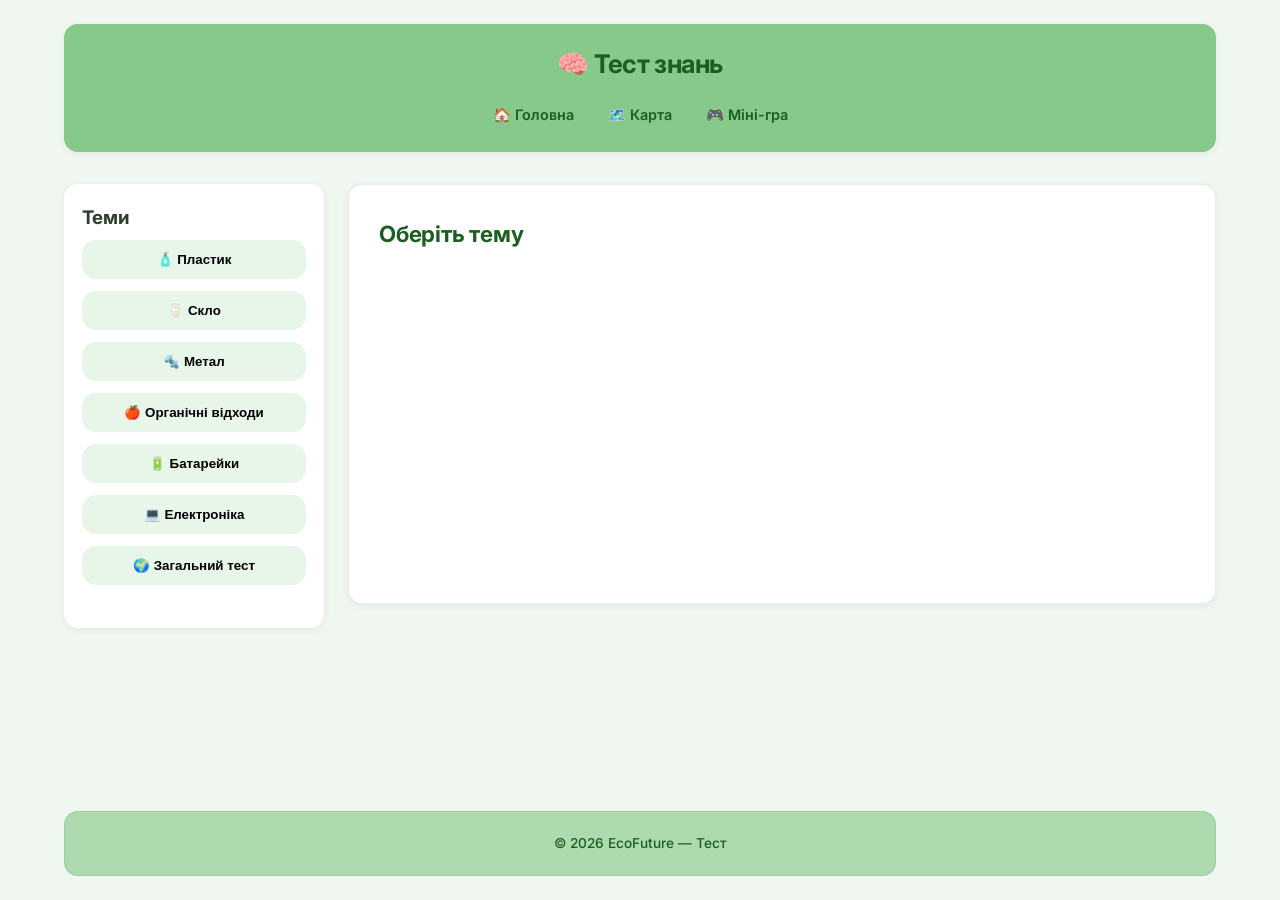
<file: html/test.html>
<!doctype html>

<html lang="uk">
<head>
<meta charset="utf-8">
<meta name="viewport" content="width=device-width, initial-scale=1, viewport-fit=cover">
<title>Тест — EcoFuture</title>
<link rel="stylesheet" href="../css/index.css">

<style>
body{
min-height:100vh;
display:flex;
flex-direction:column;
}

main{
flex:1;
}

.test-layout{
display:grid;
grid-template-columns:260px 1fr;
gap:24px;
}

.sidebar{
background:var(--card);
border-radius:var(--radius);
padding:18px;
box-shadow:var(--shadow);
}

.topic-btnn{
width:100%;
margin:6px 0;
padding:12px;
border:none;
border-radius:var(--radius);
background:#e8f5e9;
cursor:pointer;
font-weight:bold;
transition:.25s;
}

.topic-btnn:hover{
background:#a5d6a7;
transform:translateY(-2px);
}

.test-area{
background:var(--card);
border-radius:var(--radius);
padding:30px;
box-shadow:var(--shadow);
min-height:420px;
}

.start-wrapper{
text-align:center;
margin:30px 0;
}

.start-btn{
padding:14px 28px;
border:none;
border-radius:var(--radius);
background:#66bb6a;
color:white;
font-size:18px;
cursor:pointer;
transition:.25s;
}

.start-btn:hover{
transform:scale(1.06);
box-shadow:0 6px 18px rgba(0,0,0,.2);
}

.answer{
display:block;
width:100%;
padding:14px;
margin:10px 0;
border:none;
border-radius:var(--radius);
background:#e8f5e9;
cursor:pointer;
font-size:15px;
transition:.2s;
}

.answer:hover{
background:#a5d6a7;
transform:translateX(4px);
}

.fade{
animation:fadeIn .35s ease;
}

@keyframes fadeIn{
from{opacity:0; transform:translateY(8px);}
to{opacity:1; transform:translateY(0);}
}

#result{
font-size:24px;
font-weight:bold;
text-align:center;
margin-top:20px;
}

@media(max-width:768px){
.test-layout{grid-template-columns:1fr;}
}
</style>

</head>

<body>

<header>
<h1>🧠 Тест знань</h1>
<button class="menu-toggle" onclick="toggleMenu()">☰</button>
<nav id="mainNav">
<a href="../index.html">🏠 Головна</a>
<a href="map.html">🗺️ Карта</a>
<a href="game.html">🎮 Міні-гра</a>
</nav>
</header>

<main>
<div class="test-layout">

<aside class="sidebar">
<h3>Теми</h3>

<button class="topic-btnn" onclick="setTopic('plastic')">🧴 Пластик</button> <button class="topic-btnn" onclick="setTopic('glass')">🥛 Скло</button> <button class="topic-btnn" onclick="setTopic('metal')">🔩 Метал</button> <button class="topic-btnn" onclick="setTopic('organic')">🍎 Органічні відходи</button> <button class="topic-btnn" onclick="setTopic('battery')">🔋 Батарейки</button> <button class="topic-btnn" onclick="setTopic('electronic')">💻 Електроніка</button> <button class="topic-btnn" onclick="setTopic('general')">🌍 Загальний тест</button>

</aside>

<section class="test-area">
<h2 id="testTitle">Оберіть тему</h2>

<div class="start-wrapper">
<button id="startBtn" class="start-btn" onclick="startTest()" style="display:none;">
▶ Почати тест
</button>
</div>

<div id="progress"></div>
<h3 id="question"></h3>
<div id="answers"></div>
<div id="result"></div>

</section>
</div>
</main>

<footer>
<p>© 2026 EcoFuture — Тест</p>
</footer>

<script>

function toggleMenu(){
document.getElementById('mainNav').classList.toggle('active');
}

const questionBank={

plastic:[
{q:"Що таке пластик згідно з наведеним описом?", a:["Природний мінерал, що видобувається з надр землі","Органічна сполука, що швидко розкладається в ґрунті","Група штучних полімерних матеріалів","Металевий сплав для виготовлення електроніки"], correct:2},
{q:"Скільки часу може тривати природне розкладання багатьох видів пластику?", a:["Один-два роки","Століття","Кілька місяців","Кілька тижнів"], correct:1},
{q:"Яке з перелічених джерел забруднення пластиком належить до промислових відходів?", a:["Неприбрані будівельні матеріали","Морський туризм","Дитячі іграшки, викинуті в парках","Побутові обгортки від цукерок"], correct:0},
{q:"Чому неправильне спалювання пластику вважається небезпечним процесом?", a:["Це занадто повільний спосіб утилізації","Це призводить до утворення великої кількості попелу","Це спричиняє шкідливі викиди в повітря","Це прискорює ріст мікропластику в ґрунті"], correct:2},
{q:"Яка основна небезпека пластику для морських екосистем згадана в тексті?", a:["Пластик блокує сонячне світло для водоростей","Тварини плутають пластик із їжею","Зміна солоності морської води","Підвищення температури світового океану"], correct:1},
{q:"Що відбувається в процесі утворення мікропластику?", a:["Пластик перетворюється на безпечне органічне добриво","Уламки полімерів розпадаються на мільйонні частки","Пластик розчиняється у воді без залишку","Мікропластик зникає під дією сонячного проміння"], correct:1},
{q:"Яким шляхом мікропластик найчастіше потрапляє в організм людини?", a:["Виключно під час медичних операцій","Тільки через дихання в лісах","Через їжу та воду","Через контакт зі сталевим посудом"], correct:2},
{q:"Яке реальне рішення допоможе зменшити споживання пластику в побуті?", a:["Заміна тканинних сумок на пластикові пакети","Часте використання одноразового посуду на пікніках","Використання багаторазових пляшок та термосів","Купівля продуктів у декількох шарах упаковки"], correct:2},
{q:"Що рекомендується робити з пластиковими пляшками для їх правильної утилізації?", a:["Здавати їх у пункти прийому","Залишати біля водойм для рибалок","Закопувати глибоко в землю в саду","Викидати в загальний контейнер з органікою"], correct:0},
{q:"Який із наведених матеріалів є екологічною альтернативою пластику?", a:["Синтетична плівка","Полістирол","Картон","Поліетилен високої щільності"], correct:2}
],

glass:[
{q:"Яка унікальна властивість робить скло одним із найекологічніших матеріалів для переробки?",a:["Його можна переробляти майже нескінченно без втрати якості","Скло стає міцнішим після кожної наступної переробки","Воно розкладається в природі швидше за пластик"],correct:0},
{q:"Скільки енергії економить переробка всього однієї скляної пляшки?",a:["Достатньо для роботи 100-ватної лампочки протягом 4 годин","Достатньо для виготовлення двох нових пластикових пляшок","Достатньо для роботи холодильника протягом цілої доби"],correct:0},
{q:"Які з наведених матеріалів НЕ підходять для стандартної переробки разом зі скляною тарою?",a:["Кераміка та дзеркала","Флакони від парфумів","Банки від варення та меду"],correct:0},
{q:"Чому розбите скло на природі вважається пожежонебезпечним?",a:["Уламки можуть діяти як лінзи, фокусуючи сонячні промені","Скло виділяє горючі гази при нагріванні сонцем","Воно притягує блискавки під час літніх гроз"],correct:0},
{q:"Який вплив на навколишнє середовище має виробництво скла з вторинної сировини щодо викидів CO2?",a:["Викиди вуглекислого газу зменшуються на 20%","Рівень викидів залишається незмінним порівняно з виробництвом з піску","Викиди CO2 збільшуються через складність очищення скла"],correct:0},
{q:"Чому важливо сортувати скляну тару за кольором (біле, зелене, коричневе)?",a:["Змішане скло дозволяє виготовити лише темний матеріал нижчої якості","Коричневе скло розкладається швидше за зелене","Кольорове скло має вищу температуру плавлення, ніж прозоре"],correct:0},
{q:"Яку кількість природних ресурсів (зокрема піску) економить переробка лише однієї скляної пляшки?",a:["Приблизно 1,2 кг","Близько 10 кг","Лише 100 г"],correct:0},
{q:"Що потрібно обов'язково зробити зі скляною банкою перед тим, як відправити її в контейнер для переробки?",a:["Промити її від залишків продуктів","Зняти всі паперові етикетки за допомогою розчинника","Розбити її на дрібні шматочки для економії місця"],correct:0},
{q:"Як слід вчинити з металевими кришками від скляних банок під час сортування?",a:["Видалити їх і здати окремо на переробку металу","Склеїти їх разом для створення декорацій","Залишити їх на банці, щоб скло не розбилося"],correct:0},
{q:"Яка головна екологічна небезпека потрапляння скла у водойми?",a:["Воно шкодить водним організмам і робить купання небезпечним","Скло розчиняється у воді, роблячи її токсичною","Скло прискорює цвітіння води влітку"],correct:0}
],

metal:[
{q:"Яка головна особливість металів робить їх унікальними порівняно з багатьма іншими матеріалами в контексті вторинної переробки?",a:["Можливість переплавляти їх практично безкінечно без втрати якості","Здатність металів самостійно очищуватися від домішок","Відсутність потреби в енергії для їхньої переробки"],correct:0},
{q:"Скільки енергії економиться при переробці алюмінію порівняно з його виробництвом з бокситової руди?",a:["До 95%","До 50%","Близько 10%"],correct:0},
{q:"Які метали найлегше відокремити від іншого сміття за допомогою магнітної сепарації?",a:["Залізо та сталь","Алюміній та мідь","Цинк та олово"],correct:0},
{q:"Що з переліченого є обов'язковим кроком перед здачею електронних пристроїв на переробку?",a:["Видалення батарейок та небезпечних компонентів","Занурення пристрою у воду для очищення","Фарбування металевих частин для захисту від іржі"],correct:0},
{q:"Яку небезпеку становлять металеві відходи, що потрапляють у ґрунт?",a:["Виділення важких металів, які потрапляють у ґрунтові води","Збільшення температури ґрунту через теплопровідність","Створення надлишкового кисню в землі"],correct:0},
{q:"З яких металів складається сплав, відомий як латунь?",a:["Мідь та цинк","Залізо та вуглець","Олово та свинець"],correct:0},
{q:"Який екологічний ефект дає переробка металів у контексті зміни клімату?",a:["Зменшує викиди парникових газів на 70−90%","Повністю зупиняє процес озонового руйнування","Не має жодного впливу на атмосферу"],correct:0},
{q:"Чому важливо очищувати металеві банки від залишків їжі перед здачею на переробку?",a:["Це покращує якість переробки та запобігає забрудненню сировини","Без очищення метал втрачає свої магнітні властивості","Харчові залишки роблять метал надто важким для транспортування"],correct:0},
{q:"Скільки годин роботи телевізора може забезпечити енергія, зекономлена завдяки переробці лише однієї алюмінієвої банки?",a:["3 години","24 години","1 година"],correct:0},
{q:"Яка дія є найбільш пріоритетною перед тим, як вирішити викинути металевий предмет?",a:["Ремонт або повторне використання","Негайне закопування в землю","Викидання у загальний контейнер зі змішаним сміттям"],correct:0}
],

organic:[
{q:"Чому неправильне поводження з органічними відходами на звалищах становить загрозу для клімату?",a:["Через виділення метану (CH₄), який значно потужніший за вуглекислий газ","Через перетворення органіки на токсичний пластик","Через надмірне поглинання кисню з атмосфери під час гниття"],correct:0},
{q:"Яка частка від загального обсягу побутового сміття зазвичай припадає на органіку?",a:["30-50%","Близько 90%","5-10%"],correct:0},
{q:"Які з перелічених матеріалів НЕ варто додавати до домашнього компосту, щоб уникнути появи шкідників?",a:["М'ясо, рибу та молочні продукти","Тирсу та деревну стружку","Кавову гущу та чайні пакетики"],correct:0},
{q:"Що таке 'коричневі' матеріали в процесі компостування?",a:["Матеріали, багаті на вуглець, такі як сухе листя, папір або гілки","Свіжоскошена трава та залишки овочів","Ґрунт, який додають для прискорення процесу"],correct:0},
{q:"Яке співвідношення 'коричневих' та 'зелених' матеріалів рекомендується для правильного компостування?",a:["3 частини коричневих на 1 частину зелених","Рівні пропорції 1 до 1","1 частина коричневих на 3 частини зелених"],correct:0},
{q:"Який метод компостування найкраще підходить для використання у квартирі?",a:["Вермікомпостування (за допомогою черв'яків)","Відкрита компостна купа в кутку кімнати","Висушування відходів на сонячному світлі"],correct:0},
{q:"Чому необроблений папір та картон можна додавати до компосту?",a:["Оскільки вони виготовлені з деревини і є природним матеріалом","Через те, що вони прискорюють хімічні реакції","Тому що вони вбивають шкідливі бактерії"],correct:0},
{q:"Як компост допомагає економити кошти фермерам та садівникам?",a:["Зменшує потребу в купівлі штучних добрив","Дозволяє повністю відмовитися від ручної праці","Прискорює ріст бур'янів, які можна продати"],correct:0},
{q:"Яким має бути ідеальний стан вологості компосту?",a:["Вологим, як викручена губка, але не мокрим","Повністю сухим для зупинки гниття","Повністю зануреним у воду для кращого розчинення"],correct:0},
{q:"Яку користь приносить яєчна шкаралупа для ґрунту при додаванні її до компосту?",a:["Збагачує ґрунт кальцієм","Підвищує вміст азоту в кілька разів","Допомагає відлякувати всіх комах-запилювачів"],correct:0}
],

battery:[
{q:"Яку площу ґрунту може забруднити лише одна невелика батарейка, якщо вона потрапить у навколишнє середовище?",a:["20 м²","10 м²","5 м²"],correct:0},
{q:"Який об'єм води стає непридатним для використання через потрапляння в неї речовин з однієї батарейки?",a:["400 л","50 л","1000 л"],correct:0},
{q:"Які метали містяться в найбільш розповсюджених алкалінних батарейках (AA, AAA)?",a:["Цинк та марганець","Кадмій та ртуть","Нікель та кобальт"],correct:0},
{q:"Чому літієві батарейки вважаються особливо небезпечними для людей, які займаються збором та переробкою сміття?",a:["Ризик виникнення пожеж при пошкодженні","Надмірна вага пристроїв","Високий рівень радіації"],correct:0},
{q:"Який надзвичайно токсичний важкий метал міститься в старих нікель-кадмієвих (Ni−Cd) пристроях?",a:["Кадмій","Калій","Залізо"],correct:0},
{q:"Які небезпечні речовини містяться у свинцево-кислотних акумуляторах, що використовуються в автомобілях?",a:["Свинець та сірчана кислота (H₂SO₄)","Марганець та оцтова кислота","Нікель та соляна кислота (HCl)"],correct:0},
{q:"Яким чином найкраще зберігати використані батарейки вдома до їх здачі в пункт прийому?",a:["В окремій пластиковій коробці у сухому місці","У металевому контейнері з іншим залізним брухтом","Разом із харчовими відходами"],correct:0},
{q:"Як використання перезаряджуваних акумуляторів допомагає екології?",a:["Зменшує загальну кількість небезпечних відходів","Їх можна викидати разом зі звичайним сміттям","Вони взагалі не містять токсичних речовин"],correct:0},
{q:"Який етап промислової переробки батарейок є першочерговим через відмінності в їхньому хімічному складі?",a:["Сортування за типами","Вилучення пластику","Механічне подрібнення всього сміття"],correct:0},
{q:"Чому не можна розбирати або пошкоджувати корпус батарейки самостійно?",a:["Це призводить до витоку токсичних речовин","Це робить батарейку важчою","Це заборонено лише для літієвих батарейок"],correct:0}
],

electronic:[
{q:"Що саме зазвичай мають на увазі під терміном електронні відходи (e−waste)?",a:["Старі та непотрібні електричні пристрої, що більше не використовуються","Промислові відходи металургійних заводів","Будь-які відходи, що містять пластикові деталі"],correct:0},
{q:"Яка кількість електронних відходів щорічно утворюється у світі згідно зі статистикою?",a:["Понад 50 мільйонів тонн","Приблизно 10 мільйонів тонн","Близько 1 мільйона тонн"],correct:0},
{q:"Скільки золота (Au) у середньому можна вилучити при переробці одного комп'ютера?",a:["1,5 грама","25 грамів","0,1 міліграма"],correct:0},
{q:"Який середній термін служби смартфона за даними джерела до того, як він стає відходом?",a:["2−3 роки","1 рік","5−7 років"],correct:0},
{q:"Яка небезпечна речовина міститься в енергозберігаючих лампах?",a:["Ртуть (Hg)","Алюміній (Al)","Залізо (Fe)"],correct:0},
{q:"Чому нелегальний експорт електронних відходів у країни, що розвиваються, є проблемою?",a:["Там часто відсутні стандарти безпечної переробки, що шкодить здоров'ю людей","Це призводить до дефіциту металів у розвинених країнах","Там заборонено використовувати будь-яку електроніку"],correct:0},
{q:"Який наслідок має спалювання електронних відходів на відкритому повітрі?",a:["Викид токсичних речовин і отруєння повітря","Покращення родючості ґрунту за рахунок попелу","Швидке вилучення чистого золота без домішок"],correct:0},
{q:"Що рекомендується зробити з комп'ютером, який став працювати занадто повільно для сучасних програм?",a:["Оновити окремі компоненти (наприклад, додати пам'ять)","Негайно викинути його у сміттєвий бак під будинком","Пофарбувати корпус у яскравий колір для покращення швидкості"],correct:0},
{q:"Що із зазначеного є найкращим способом зменшити обсяг e−waste на індивідуальному рівні?",a:["Розумне споживання та ремонт техніки замість покупки нової","Колекціонування всіх старих пристроїв удома в шафі","Викидання техніки в річку, щоб її не було видно"],correct:0},
{q:"Який вплив має правильна утилізація на термін служби сміттєзвалищ?",a:["Вона продовжує термін служби звалищ, зменшуючи обсяг відходів, що на них потрапляють","Вона змушує будувати більше нових звалищ","Вона ніяк не впливає на звалища"],correct:0}
],


general:[
{q:"Яка головна причина глобального підвищення середньої температури згідно з принципами EcoFuture?",a:["Зменшення концентрації кисню в атмосфері","Природні цикли сонячної активності","Надмірні викиди парникових газів через діяльність людини"],correct:2},

{q:"У чому полягає основна загроза виснаження природних ресурсів?",a:["Зростання вартості транспортування сировини","Використання ресурсів швидше, ніж вони відновлюються","Випадкове забруднення під час переробки"],correct:1},

{q:"Чому руйнування природного середовища є небезпечним?",a:["Призводить до втрати біорізноманіття та екосистем","Зменшує кількість місця для будівництва","Прискорює природний відбір"],correct:0},

{q:"Чому батарейки потрібно утилізовувати окремо?",a:["Щоб зменшити вагу сміття","Щоб стимулювати виробництво акумуляторів","Щоб токсичні речовини не потрапляли у ґрунт і воду"],correct:2},

{q:"Як маленькі екологічні дії людей впливають на планету?",a:["Лише привертають увагу корпорацій","Завдяки масовості дають великий результат","Повністю зупиняють промисловість"],correct:1},

{q:"Чому сортування сміття ефективніше за звичайні звалища?",a:["Сміття швидше спалюється","Матеріали можна використовувати повторно","Усі перероблені матеріали міцніші"],correct:1},

{q:"Як економія електроенергії допомагає природі?",a:["Охолоджує будинки","Зменшує спалювання викопного палива","Фільтрує повітря"],correct:1},

{q:"Що означає розумне використання ресурсів?",a:["Використовувати лише необхідну кількість ресурсів","Замінити транспорт літаками","Повністю відмовитися від природних ресурсів"],correct:0},

{q:"Чому пластик в океані небезпечний для людей?",a:["Токсини потрапляють у харчовий ланцюг","Пластик викликає урагани","Він змінює солоність океану"],correct:0},

{q:"Яку роль дерева відіграють у боротьбі зі зміною клімату?",a:["Відбивають сонячне світло","Виробляють азот","Поглинають CO₂ та накопичують вуглець"],correct:2}
],
}



let quiz=[];
let current=0;
let score=0;

const titleEl=document.getElementById("testTitle");
const startBtn=document.getElementById("startBtn");
const progressEl=document.getElementById("progress");
const questionEl=document.getElementById("question");
const answersEl=document.getElementById("answers");
const resultEl=document.getElementById("result");

function shuffle(array){
for(let i=array.length-1;i>0;i--){
const j=Math.floor(Math.random()*(i+1));
[array[i],array[j]]=[array[j],array[i]];
}
return array;
}

function setTopic(topic){
quiz=shuffle([...questionBank[topic]]);
titleEl.textContent="Тема обрана";
startBtn.style.display="inline-block";
resetView();
}

function resetView(){
progressEl.textContent="";
questionEl.textContent="";
answersEl.innerHTML="";
resultEl.textContent="";
}

function startTest(){
current=0;
score=0;
startBtn.style.display="none";
showQuestion();
}

function showQuestion(){

const q=quiz[current];

progressEl.textContent=`Питання ${current+1} з ${quiz.length}`;
questionEl.textContent=q.q;
questionEl.className="fade";

answersEl.innerHTML="";

let answers=q.a.map((text,i)=>({text:text,correct:i===q.correct}));

answers=shuffle(answers);

answers.forEach(ans=>{
const btn=document.createElement("button");
btn.className="answer fade";
btn.textContent=ans.text;

btn.onclick=()=>{
if(ans.correct) score++;

current++;

if(current<quiz.length){
setTimeout(showQuestion,200);
}else{
showResult();
}
};

answersEl.appendChild(btn);
});
}

function showResult(){

questionEl.textContent="";
answersEl.innerHTML="";
progressEl.textContent="Тест завершено";

let msg="";
if(score>=Math.ceil(quiz.length*0.8)) msg="🔥 Відмінно!";
else if(score>=Math.ceil(quiz.length*0.5)) msg="👍 Добре!";
else msg="📚 Варто повторити";

resultEl.textContent=`Твій результат: ${score} / ${quiz.length} — ${msg}`;
}

</script>

</body>
</html>
</file>
<file: css/index.css>
/* ===== FONT IMPORT ===== */
@import url('https://fonts.googleapis.com/css2?family=Inter:wght@400;500;600;700&display=swap');

/* ===== ROOT VARIABLES ===== */
:root {
  --accent: #1b5e20;
  --muted: #4e7d52;
  --bg: #f0f7f1;
  --card: #ffffff;
  --text: #2c3e2e;
  --text-secondary: #5a6e5c;
  --border: rgba(27, 94, 32, 0.1);
  --hover: #e8f5e9;
  --radius: 14px;
  --shadow: 0 2px 8px rgba(0, 0, 0, 0.06);
  --shadow-lg: 0 8px 24px rgba(0, 0, 0, 0.1);
  --ff: 'Inter', 'Segoe UI', Arial, sans-serif;
  --transition: 0.25s ease;
}

/* ===== GLOBAL ===== */
html {
  scroll-behavior: smooth;
}

* {
  box-sizing: border-box;
  margin: 0;
  padding: 0;
}

body {
  font-family: var(--ff);
  background-color: var(--bg);
  color: var(--text);
  line-height: 1.7;
  max-width: 1200px;
  margin: 0 auto;
  padding: 24px;
  -webkit-font-smoothing: antialiased;
  -moz-osx-font-smoothing: grayscale;
}

/* ===== HEADER ===== */
header {
  background-color: rgba(129, 199, 132, 0.95);
  backdrop-filter: blur(10px);
  -webkit-backdrop-filter: blur(10px);
  text-align: center;
  padding: 18px 24px;
  border-radius: var(--radius);
  box-shadow: var(--shadow);
  margin-bottom: 32px;
  position: sticky;
  top: 12px;
  z-index: 100;
}

header h1 {
  font-size: 1.6rem;
  font-weight: 700;
  color: var(--accent);
  margin-bottom: 10px;
  letter-spacing: -0.02em;
}

nav {
  display: flex;
  flex-wrap: wrap;
  justify-content: center;
  gap: 6px;
}

nav a {
  text-decoration: none;
  color: var(--accent);
  font-weight: 600;
  font-size: 0.9rem;
  padding: 7px 14px;
  border-radius: 8px;
  transition: background var(--transition), color var(--transition), transform var(--transition);
  white-space: nowrap;
}

nav a:hover {
  background-color: rgba(27, 94, 32, 0.15);
  color: var(--accent);
  transform: translateY(-1px);
}

nav a:active {
  transform: translateY(0);
}

/* ===== HERO SECTION ===== */
.hero {
  text-align: center;
  background: linear-gradient(135deg, #b9e4bc 0%, #d4edda 50%, #e8f5e9 100%);
  padding: 56px 32px;
  border-radius: var(--radius);
  box-shadow: var(--shadow);
  margin-bottom: 36px;
}

.hero h2 {
  font-size: 2.2rem;
  font-weight: 700;
  color: var(--accent);
  margin-bottom: 14px;
  letter-spacing: -0.02em;
  max-width: 700px;
  margin-left: auto;
  margin-right: auto;
}

.hero p {
  font-size: 1.05rem;
  color: #2e7d32;
  line-height: 1.7;
  max-width: 640px;
  margin: 0 auto;
}

/* ===== SECTIONS ===== */
main {
  padding: 0;
}

section {
  background-color: var(--card);
  border-radius: var(--radius);
  border: 1px solid var(--border);
  padding: 28px 32px;
  margin-bottom: 24px;
  box-shadow: var(--shadow);
}

h2 {
  color: var(--accent);
  font-size: 1.4rem;
  font-weight: 700;
  margin-bottom: 14px;
  letter-spacing: -0.01em;
}

section p {
  color: var(--text);
  margin-bottom: 12px;
  font-size: 0.95rem;
  line-height: 1.7;
}

section p:last-child {
  margin-bottom: 0;
}

section ul,
section ol {
  padding-left: 24px;
  margin: 12px 0;
}

section li {
  margin-bottom: 10px;
  font-size: 0.95rem;
  line-height: 1.65;
  color: var(--text);
}

section li strong {
  color: var(--accent);
}

/* ===== CARDS ===== */
.cards {
  display: grid;
  grid-template-columns: repeat(auto-fit, minmax(240px, 1fr));
  gap: 20px;
}

.card {
  background-color: var(--card);
  border-radius: var(--radius);
  border: 1px solid var(--border);
  border-left: 4px solid #81c784;
  padding: 22px 24px;
  box-shadow: var(--shadow);
  transition: transform var(--transition), box-shadow var(--transition);
}

.card:hover {
  transform: translateY(-4px);
  box-shadow: 0 8px 20px rgba(27, 94, 32, 0.12);
}

.card h3 {
  color: var(--accent);
  font-size: 1.1rem;
  font-weight: 600;
  margin-bottom: 10px;
}

.card p {
  color: var(--text-secondary);
  font-size: 0.9rem;
  line-height: 1.65;
}

/* ===== CHART ===== */
.chart {
  background-color: var(--card);
  border-radius: var(--radius);
  padding: 20px;
  box-shadow: var(--shadow);
  text-align: center;
}

.bars {
  display: flex;
  align-items: flex-end;
  justify-content: space-around;
  height: 160px;
  margin-top: 20px;
}

.bar {
  width: 30px;
  border-radius: 6px 6px 0 0;
  background: var(--accent);
  animation: grow 1s ease-out both;
}

.bar[data-h="30"] { height: 30%; }
.bar[data-h="50"] { height: 50%; }
.bar[data-h="70"] { height: 70%; }
.bar[data-h="90"] { height: 90%; }

@keyframes grow {
  from { transform: scaleY(0.1); }
  to { transform: scaleY(1); }
}

/* ===== FOOTER ===== */
footer {
  background-color: rgba(129, 199, 132, 0.6);
  text-align: center;
  padding: 20px;
  border-radius: var(--radius);
  color: var(--accent);
  font-size: 0.85rem;
  font-weight: 500;
  margin-top: 12px;
  border: 1px solid var(--border);
}

/* ===== MOBILE MENU TOGGLE ===== */
.menu-toggle {
  display: none;
  background: none;
  border: none;
  font-size: 28px;
  cursor: pointer;
  color: var(--accent);
  padding: 5px 10px;
}

/* ===== RESPONSIVE DESIGN ===== */

/* Tablet and below (max-width: 1024px) */
@media screen and (max-width: 1024px) {
  body {
    padding: 16px;
  }

  .hero h2 {
    font-size: 1.85rem;
  }

  .cards {
    grid-template-columns: repeat(auto-fit, minmax(200px, 1fr));
    gap: 16px;
  }
}

/* Mobile devices (max-width: 768px) */
@media screen and (max-width: 768px) {
  body {
    padding: 12px;
  }

  /* Header adjustments */
  header {
    padding: 14px 16px;
    margin-bottom: 20px;
    position: sticky;
    top: 8px;
  }

  header h1 {
    font-size: 1.2rem;
    margin-bottom: 12px;
  }

  /* Mobile menu toggle */
  .menu-toggle {
    display: block;
    margin: 0 auto 12px;
  }

  /* Navigation - hidden by default on mobile */
  nav {
    display: none;
    flex-direction: column;
    gap: 6px;
    margin-top: 12px;
  }

  nav.active {
    display: flex;
  }

  nav a {
    padding: 10px 14px;
    display: block;
    text-align: center;
    border: 1px solid rgba(27, 94, 32, 0.15);
    border-radius: 8px;
    font-size: 0.9rem;
  }

  /* Hero section */
  .hero {
    padding: 36px 20px;
    margin-bottom: 24px;
  }

  .hero h2 {
    font-size: 1.5rem;
    margin-bottom: 10px;
  }

  .hero p {
    font-size: 0.9rem;
  }

  /* Sections */
  section {
    padding: 20px;
    margin-bottom: 18px;
  }

  h2 {
    font-size: 1.2rem;
  }

  /* Cards - stack on mobile */
  .cards {
    grid-template-columns: 1fr;
    gap: 14px;
  }

  .card {
    padding: 18px 20px;
  }

  .card h3 {
    font-size: 1.05rem;
  }

  .card p {
    font-size: 0.88rem;
  }

  /* Chart adjustments */
  .bars {
    height: 120px;
    flex-wrap: wrap;
    gap: 10px;
  }

  .bar {
    width: 25px;
    min-width: 20px;
  }

  /* Footer */
  footer {
    padding: 14px;
    font-size: 0.8rem;
  }

  /* Topic page styles */
  .dialog-comic {
    gap: 20px;
    margin: 30px 0;
  }

  .dialog-character {
    width: 100%;
  }

  .avatar img {
    width: 100px;
  }

  .speech-bubble {
    font-size: 0.9rem;
    padding: 14px;
    min-height: 60px;
  }

  .comic-photo {
    margin: 30px auto;
  }

  .comic-photo img {
    max-width: 95%;
    border-radius: 14px;
  }

  /* Topic page buttons */
  .topic-btn {
    width: 100%;
    margin: 5px 0;
    padding: 14px;
    font-size: 0.95rem;
  }
}

/* Small mobile devices (max-width: 480px) */
@media screen and (max-width: 480px) {
  body {
    padding: 8px;
  }

  header {
    top: 4px;
  }

  header h1 {
    font-size: 1.05rem;
  }

  .hero {
    padding: 28px 14px;
  }

  .hero h2 {
    font-size: 1.25rem;
  }

  .hero p {
    font-size: 0.85rem;
  }

  section {
    padding: 16px;
  }

  h2 {
    font-size: 1.1rem;
  }

  .card {
    padding: 14px 16px;
  }

  .bars {
    height: 100px;
  }

  .bar {
    width: 20px;
    min-width: 15px;
  }

  .avatar img {
    width: 80px;
  }
}

/* Large screens (min-width: 1200px) */
@media screen and (min-width: 1200px) {
  .cards {
    grid-template-columns: repeat(auto-fit, minmax(260px, 1fr));
  }
}

/* ===== TOPIC PAGE STYLES ===== */

/* Video */
video {
  max-width: 100%;
  height: auto;
  border-radius: 16px;
  margin-top: 12px;
  box-shadow: 0 4px 14px rgba(0, 0, 0, 0.12);
}

/* Topic page buttons */
button.topic-btn,
.topic-btn {
  background: var(--accent);
  color: white;
  border: none;
  padding: 12px 24px;
  border-radius: 10px;
  font-family: var(--ff);
  font-size: 0.95rem;
  font-weight: 600;
  cursor: pointer;
  margin: 5px;
  transition: background var(--transition), transform var(--transition), box-shadow var(--transition);
  display: inline-block;
}

button.topic-btn:hover,
.topic-btn:hover {
  background: #2e7d32;
  transform: translateY(-2px);
  box-shadow: 0 4px 12px rgba(27, 94, 32, 0.25);
}

/* ===== COMIC DIALOG ===== */
.dialog-comic {
  display: flex;
  justify-content: space-between;
  align-items: flex-end;
  gap: 40px;
  margin: 40px 0;
  flex-wrap: wrap;
}

.dialog-character {
  width: 45%;
  text-align: center;
  cursor: pointer;
}

.avatar {
  margin-top: 12px;
}

.avatar img {
  width: 120px;
  height: auto;
  transition: transform var(--transition);
}

.avatar img:hover {
  transform: scale(1.05);
}

/* Speech bubble */
.speech-bubble {
  position: relative;
  background: #ffffff;
  border: 2px solid var(--accent);
  border-radius: 18px;
  padding: 16px 18px;
  font-size: 0.95rem;
  line-height: 1.5;
  box-shadow: 3px 3px 0 rgba(27, 94, 32, 0.25);
  min-height: 70px;
  color: var(--text);
}

/* Bubble tails */
.left .speech-bubble::after {
  content: "";
  position: absolute;
  bottom: -14px;
  left: 40px;
  border-width: 14px 14px 0;
  border-style: solid;
  border-color: var(--accent) transparent transparent transparent;
}

.left .speech-bubble::before {
  content: "";
  position: absolute;
  bottom: -11px;
  left: 42px;
  border-width: 12px 12px 0;
  border-style: solid;
  border-color: #fff transparent transparent transparent;
  z-index: 1;
}

.right .speech-bubble::after {
  content: "";
  position: absolute;
  bottom: -14px;
  right: 40px;
  border-width: 14px 14px 0;
  border-style: solid;
  border-color: var(--accent) transparent transparent transparent;
}

.right .speech-bubble::before {
  content: "";
  position: absolute;
  bottom: -11px;
  right: 42px;
  border-width: 12px 12px 0;
  border-style: solid;
  border-color: #fff transparent transparent transparent;
  z-index: 1;
}

/* Photo under comic */
.comic-photo {
  width: 100%;
  margin: 40px auto;
  display: flex;
  justify-content: center;
}

.comic-photo img {
  width: 100%;
  max-width: 1000px;
  height: auto;
  border-radius: 16px;
  box-shadow: var(--shadow-lg);
}
</file>
<file: css/game.css>
@import url('https://fonts.googleapis.com/css2?family=Inter:wght@400;500;600;700&display=swap');

html {
  overflow-x: hidden;
  -webkit-text-size-adjust: 100%;
  text-size-adjust: 100%;
  scroll-behavior: smooth;
}

body {
  font-family: 'Inter', 'Segoe UI', Arial, sans-serif;
  background: #f0f7f1;
  text-align: center;
  padding: 24px;
  margin: 0;
  min-height: 100vh;
  overflow-x: hidden;
  max-width: 1200px;
  margin-left: auto;
  margin-right: auto;
  -webkit-font-smoothing: antialiased;
  -moz-osx-font-smoothing: grayscale;
  padding-top: max(24px, env(safe-area-inset-top, 0));
  padding-right: max(24px, env(safe-area-inset-right, 0));
  padding-bottom: max(24px, env(safe-area-inset-bottom, 0));
  padding-left: max(24px, env(safe-area-inset-left, 0));
}

/* ===== РАХУНОК ЗВЕРХУ ЛІВОРУЧ ===== */
.score-top {
  position: fixed;
  top: max(15px, env(safe-area-inset-top, 0));
  left: max(15px, env(safe-area-inset-left, 0));
  background: #ffffff;
  padding: 10px 18px;
  border-radius: 12px;
  font-size: 1.3rem;
  color: #1b5e20;
  font-weight: 700;
  box-shadow: 0 2px 8px rgba(0,0,0,0.1);
  z-index: 1000;
}

header {
  margin-bottom: 28px;
}

header p {
  color: #5a6e5c;
  font-size: 0.95rem;
  margin-top: 6px;
}

h1 {
  color: #1b5e20;
  font-weight: 700;
  letter-spacing: -0.02em;
}

/* ===== СМІТНИКИ ===== */
.bins {
  display: flex;
  justify-content: center;
  flex-wrap: wrap;
  gap: 28px;
  margin-bottom: 44px;
}

.bin {
  background: #ffffff;
  border-radius: 14px;
  border: 1px solid rgba(27, 94, 32, 0.1);
  box-shadow: 0 2px 8px rgba(0,0,0,0.06);
  padding: 15px;
  width: 170px;
  height: 200px;
  transition: transform 0.25s ease, box-shadow 0.25s ease, border-color 0.25s ease;
  display: flex;
  flex-direction: column;
  align-items: center;
  justify-content: space-between;
}

.bin:hover {
  transform: translateY(-3px);
  box-shadow: 0 6px 16px rgba(27, 94, 32, 0.12);
  border-color: rgba(27, 94, 32, 0.2);
}

.bin.drag-over {
  border-color: #81c784;
  box-shadow: 0 0 0 3px rgba(129, 199, 132, 0.3), 0 6px 16px rgba(27, 94, 32, 0.12);
  transform: translateY(-3px);
}

.bin img {
  width: 150px;
  height: 150px;
  object-fit: contain;
  transition: transform 0.25s ease;
}

.bin img:hover {
  transform: scale(1.05);
}

.bin p {
  font-weight: 600;
  margin-top: 8px;
  font-size: 0.95rem;
  color: #1b5e20;
}

/* ===== ПРЕДМЕТИ ЗВЕРХУ ===== */
.trash-area {
  display: flex;
  justify-content: center;
  flex-wrap: wrap;
  gap: 28px;
  margin-bottom: 30px;
}

.trash {
  width: 90px;
  height: 90px;
  cursor: grab;
  transition: transform 0.2s ease, box-shadow 0.2s ease;
  object-fit: contain;
  border-radius: 8px;
}

.trash:hover {
  transform: scale(1.1);
  box-shadow: 0 4px 10px rgba(0,0,0,0.15);
}

/* ===== ТАБЛИЦЯ НИЗОМ ЗІ СМІТТЯМ ===== */
.trash-grid {
  display: grid;
  grid-template-columns: repeat(6, 120px);
  gap: 18px;
  justify-content: center;
  padding: 20px;
  margin-top: 36px;
  max-width: 100%;
  margin-left: auto;
  margin-right: auto;
}

.trash-cell {
  background: #ffffff;
  width: 120px;
  height: 120px;
  border-radius: 14px;
  border: 1px solid rgba(27, 94, 32, 0.1);
  box-shadow: 0 2px 6px rgba(0,0,0,0.06);
  display: flex;
  align-items: center;
  justify-content: center;
  padding: 10px;
  transition: 0.2s ease;
}

.trash-cell img {
  width: 90px;
  height: 90px;
  object-fit: contain;
}

/* ===== ЕФЕКТИ ===== */
.correct {
  background-color: #c8f7c5;
  border-color: #81c784;
  transition: background 0.3s ease, border-color 0.3s ease;
}

.wrong {
  background-color: #f7c5c5;
  border-color: #e57373;
  transition: background 0.3s ease, border-color 0.3s ease;
}

/* ===== ФУТЕР ===== */
footer {
  margin-top: 44px;
  padding: 18px;
  text-align: center;
}

a {
  text-decoration: none;
  color: #1b5e20;
  font-weight: 600;
  transition: color 0.2s ease;
}

a:hover {
  text-decoration: underline;
  color: #2e7d32;
}

.header-top {
  display: flex;
  align-items: center;
  gap: 18px;
  justify-content: center;
}

.score-box {
  background: #fff;
  padding: 8px 16px;
  border-radius: 10px;
  font-size: 1.15rem;
  font-weight: 700;
  color: #1b5e20;
  border: 2px solid #81c784;
  box-shadow: 0 2px 6px rgba(0,0,0,0.06);
}

/* ===== RESPONSIVE DESIGN ===== */

/* Tablet and below (max-width: 1024px) */
@media screen and (max-width: 1024px) {
  .bins {
    gap: 22px;
  }

  .bin {
    width: 150px;
    height: 180px;
  }

  .bin img {
    width: 130px;
    height: 130px;
  }

  .trash-grid {
    grid-template-columns: repeat(4, 100px);
    gap: 14px;
  }
}

/* Mobile devices (max-width: 768px) */
@media screen and (max-width: 768px) {
  body {
    padding: 12px;
  }

  header {
    margin-bottom: 20px;
  }

  .header-top {
    flex-direction: column;
    gap: 10px;
  }

  .header-top h1 {
    font-size: 1.15rem;
  }

  .score-box {
    font-size: 1rem;
    padding: 6px 12px;
  }

  .bins {
    gap: 14px;
    margin-bottom: 30px;
  }

  .bin {
    width: 120px;
    height: 150px;
    padding: 10px;
  }

  .bin img {
    width: 100px;
    height: 100px;
  }

  .bin p {
    font-size: 0.85rem;
    margin-top: 5px;
  }

  .trash-grid {
    grid-template-columns: repeat(3, 90px);
    gap: 12px;
    padding: 14px;
  }

  .trash {
    width: 70px;
    height: 70px;
  }

  footer {
    margin-top: 30px;
  }
}

/* Small mobile devices (max-width: 480px) */
@media screen and (max-width: 480px) {
  body {
    padding: 8px;
  }

  .header-top h1 {
    font-size: 1rem;
  }

  .score-box {
    font-size: 0.9rem;
    padding: 5px 10px;
  }

  .bins {
    gap: 10px;
    margin-bottom: 24px;
  }

  .bin {
    width: 100px;
    height: 130px;
    padding: 8px;
  }

  .bin img {
    width: 80px;
    height: 80px;
  }

  .bin p {
    font-size: 0.75rem;
  }

  .trash-grid {
    grid-template-columns: repeat(3, 75px);
    gap: 10px;
    padding: 10px;
  }

  .trash {
    width: 60px;
    height: 60px;
  }
}

/* Landscape orientation on mobile */
@media screen and (max-width: 768px) and (orientation: landscape) {
  .bins {
    gap: 12px;
  }

  .bin {
    width: 110px;
    height: 140px;
  }

  .trash-grid {
    grid-template-columns: repeat(4, 80px);
  }
}
</file>
